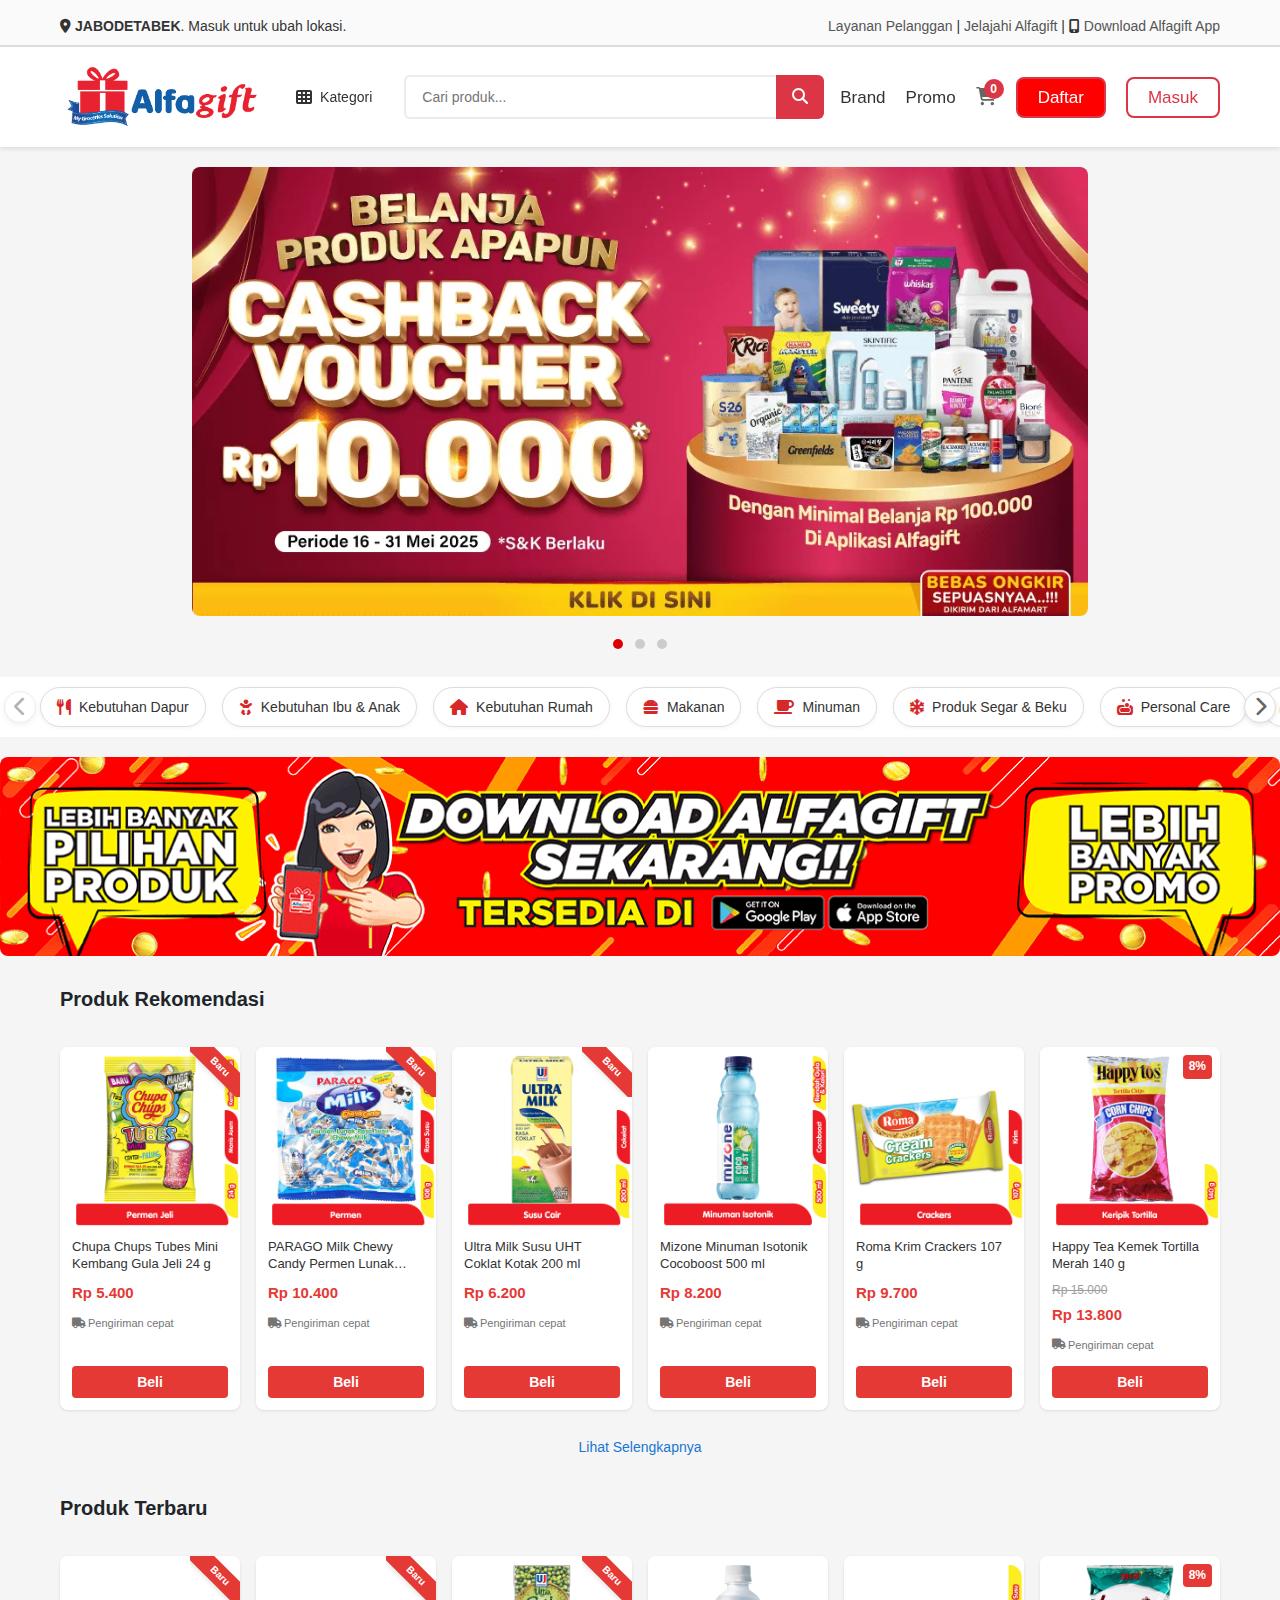
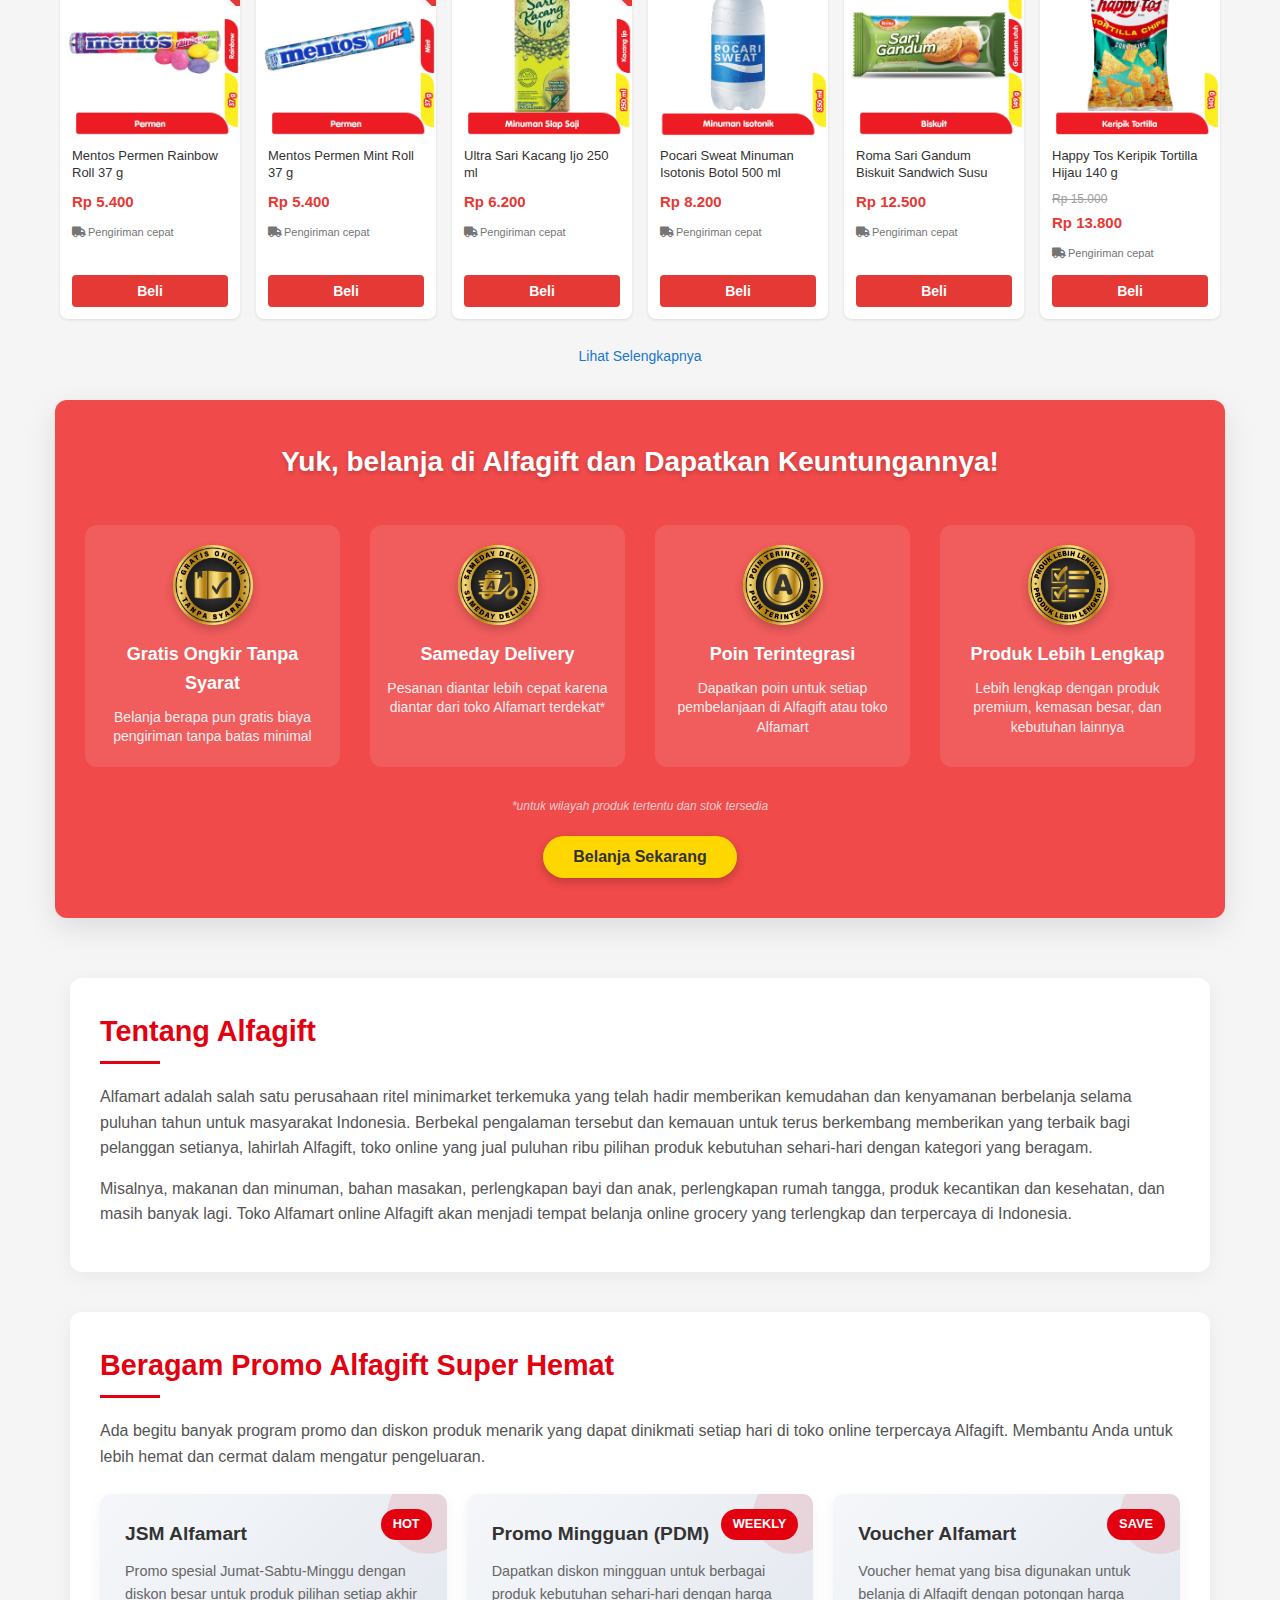
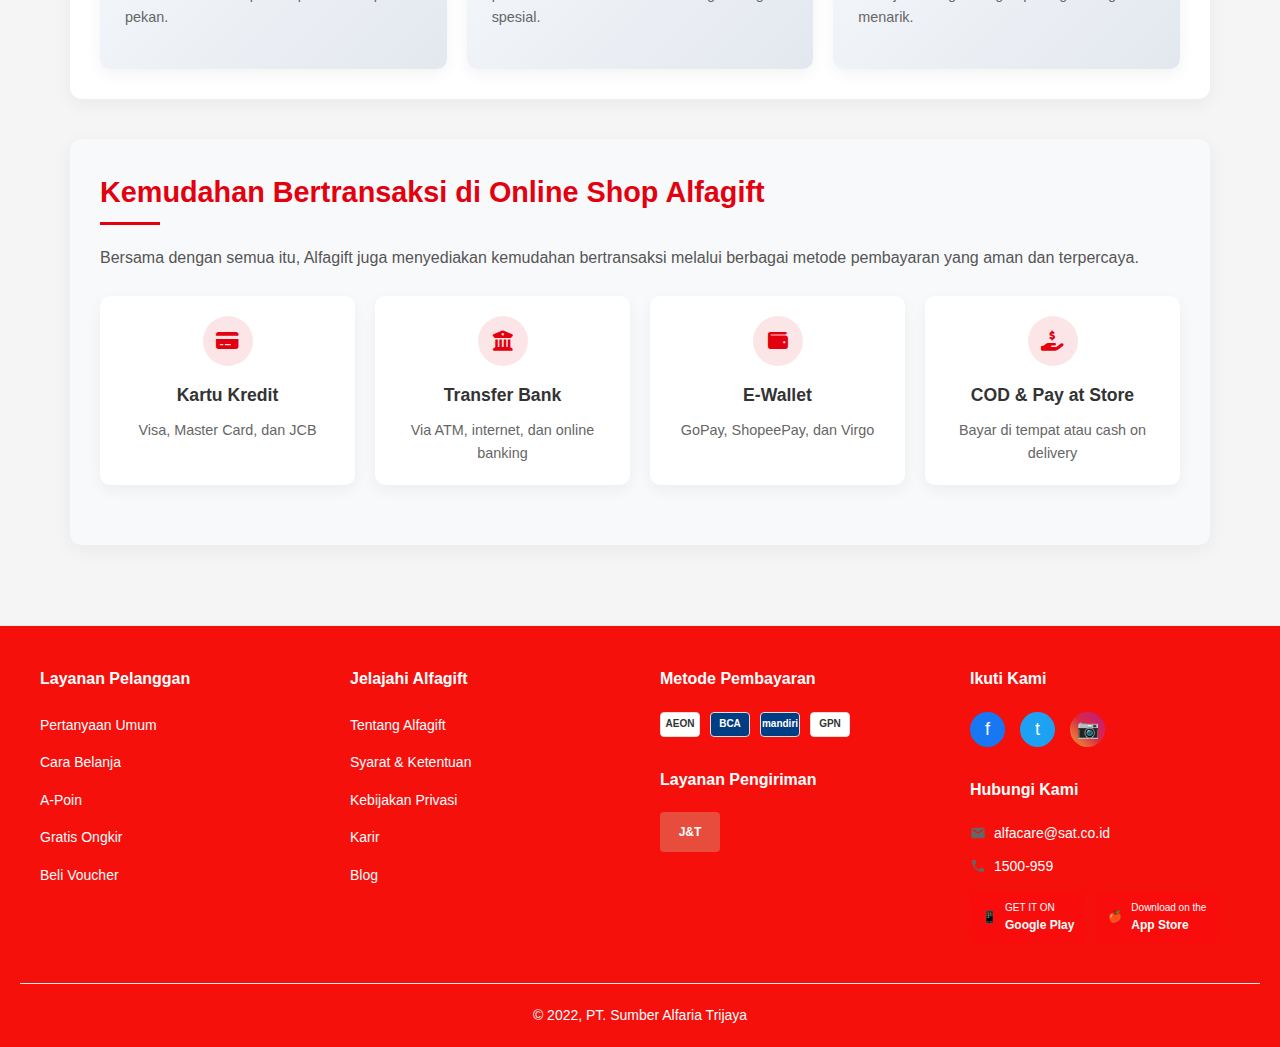
<file: index.html>
<!DOCTYPE html>
<html lang="id">
<head>
  <meta charset="UTF-8">
  <meta name="viewport" content="width=device-width, initial-scale=1.0">
  <title>Alfagift - Belanja Online Mudah dan Terpercaya</title>
  <link rel="icon" type="image/png" href="assets/alfagift.png">
  <link rel="stylesheet" href="index.css">
  <link rel="stylesheet" href="https://cdnjs.cloudflare.com/ajax/libs/font-awesome/6.4.0/css/all.min.css">
</head>
<body>

  <!-- Red Notification Banner -->
  <div class="notification-banner" id="notificationBanner">
    <div class="notification-icon">
        <i class="fas fa-exclamation-triangle"></i>
    </div>
    <div class="notification-text">
        <strong>Peringatan!</strong> Stok terbatas untuk produk pilihan
    </div>
        <i class="fas fa-chevron-right notification-arrow"></i>
    <button class="notification-close" onclick="hideNotification()">
        <i class="fas fa-times"></i>
    </button>
  </div>

  <meta name="viewport" content="width=device-width, initial-scale=1.0">
  <link rel="stylesheet" href="responsive.css">
  
  <header>
    <!-- Top Bar -->
    <div class="top-bar">
      <div class="container" style="display: flex; justify-content: space-between; align-items: center; font-size: 14px;">
        <div style="display: flex; align-items: center;">
          <i class="fas fa-map-marker-alt" style="margin-right: 4px;"></i>
          <strong>JABODETABEK</strong>. Masuk untuk ubah lokasi.
        </div>
        <div>
          <a href="#">Layanan Pelanggan</a> |
          <a href="#">Jelajahi Alfagift</a> |
          <i class="fas fa-mobile-alt"></i> <a href="#">Download Alfagift App</a>
        </div>
      </div>
    </div>

    <!-- Navigation Bar -->
    <nav class="navbar" style="background-color: white; border-top: 1px solid #ddd; padding: 10px 0;">
      <div class="container" style="display: flex; align-items: center; gap: 16px;">
        <img src="/assets/logo.png" alt="Logo Alfagift" style="height: 80px;">

        <!-- Category Dropdown -->
        <div class="category-dropdown">
            <button class="category-btn" aria-label="Buka Kategori">
                <i class="fas fa-th"></i> Kategori
            </button>
            
            <!-- Dropdown Menu -->
            <div class="dropdown-menu">
                <div class="dropdown-content">
                    <h3>Kategori</h3>
                    <ul class="category-list">
                        <li class="category-item">
                            <a href="kebutuhan-dapur.html" class="category-link">
                                <span class="category-icon-item">🍳</span>
                                <span>Kebutuhan Dapur</span>
                                <span class="arrow">›</span>
                            </a>
                        </li>
                        <li class="category-item">
                            <a href="ibu-anak.html" class="category-link">
                                <span class="category-icon-item">👶</span>
                                <span>Kebutuhan Ibu & Anak</span>
                                <span class="arrow">›</span>
                            </a>
                        </li>
                        <li class="category-item">
                            <a href="kebutuhan-rumah.html" class="category-link">
                                <span class="category-icon-item">🏠</span>
                                <span>Kebutuhan Rumah</span>
                                <span class="arrow">›</span>
                            </a>
                        </li>
                        <li class="category-item">
                            <a href="makanan.html" class="category-link">
                                <span class="category-icon-item">🍕</span>
                                <span>Makanan</span>
                                <span class="arrow">›</span>
                            </a>
                        </li>
                        <li class="category-item">
                            <a href="minuman.html" class="category-link">
                                <span class="category-icon-item">🥤</span>
                                <span>Minuman</span>
                                <span class="arrow">›</span>
                            </a>
                        </li>
                        <li class="category-item">
                            <a href="produk-segar.html" class="category-link">
                                <span class="category-icon-item">🥩</span>
                                <span>Produk Segar & Beku</span>
                                <span class="arrow">›</span>
                            </a>
                        </li>
                        <li class="category-item">
                            <a href="personal-care.html" class="category-link">
                                <span class="category-icon-item">🧴</span>
                                <span>Personal Care</span>
                                <span class="arrow">›</span>
                            </a>
                        </li>
                        <li class="category-item">
                            <a href="kebutuhan-kesehatan.html" class="category-link">
                                <span class="category-icon-item">💊</span>
                                <span>Kebutuhan Kesehatan</span>
                                <span class="arrow">›</span>
                            </a>
                        </li>
                        <li class="category-item">
                            <a href="lifestyle.html" class="category-link">
                                <span class="category-icon-item">👕</span>
                                <span>Gaya Hidup</span>
                                <span class="arrow">›</span>
                            </a>
                        </li>
                        <li class="category-item">
                            <a href="pet.html" class="category-link">
                                <span class="category-icon-item">🐕</span>
                                <span>Makanan Peliharaan</span>
                                <span class="arrow">›</span>
                            </a>
                        </li>
                    </ul>
                </div>
            </div>
        </div>

        <div class="search-container">
          <input type="text" placeholder="Cari produk..." class="search-input">
          <button class="search-btn" aria-label="Cari">
            <i class="fas fa-search"></i>
          </button>
        </div>

        <div class="nav-menu">
          <a href="#" class="nav-link">Brand</a>
          <a href="#" class="nav-link">Promo</a>
          <button class="cart-btn" aria-label="Keranjang">
            <i class="fas fa-shopping-cart"></i>
            <span class="cart-badge">0</span>
          </button>
          <a href="register.html" class="btn btn-daftar">Daftar</a>
          <a href="register.html" class="btn btn-masuk">Masuk</a>
        </div>
      </div>
    </nav>
  </header>

  <!-- Banner Carousel -->
  <div class="custom-carousel">
    <div class="slides" style="display: flex; transition: transform 0.5s ease-in-out;">
      <div class="slide"><img src="/assets/banner1.png" alt="Slide 1"></div>
      <div class="slide"><img src="/assets/banner2.png" alt="Slide 2"></div>
      <div class="slide"><img src="/assets/banner1.webp" alt="Slide 3"></div>
    </div>
    <div class="carousel-dots">
      <span class="dot active" data-slide="0"></span>
      <span class="dot" data-slide="1"></span>
      <span class="dot" data-slide="2"></span>
    </div>
  </div>

  <!-- Category Scroll Section -->
  <section class="kategori-wrapper">
    <button class="scroll-btn left" onclick="scrollKategori('left')">
      <i class="fas fa-chevron-left"></i>
    </button>

    <div class="kategori-container" id="kategori-container">
      <a href="kebutuhan-dapur.html" class="kategori-item">
        <i class="fas fa-utensils"></i> Kebutuhan Dapur
      </a>
      <a href="ibu-anak.html" class="kategori-item">
        <i class="fas fa-baby"></i> Kebutuhan Ibu & Anak
      </a>
      <a href="kebutuhan-rumah.html" class="kategori-item">
        <i class="fas fa-home"></i> Kebutuhan Rumah
      </a>
      <a href="makanan.html" class="kategori-item">
        <i class="fas fa-hamburger"></i> Makanan
      </a>
      <a href="minuman.html" class="kategori-item">
        <i class="fas fa-coffee"></i> Minuman
      </a>
      <a href="produk-segar.html" class="kategori-item">
        <i class="fas fa-snowflake"></i> Produk Segar & Beku
      </a>
      <a href="personal-care.html" class="kategori-item">
        <i class="fas fa-soap"></i> Personal Care
      </a>
      <a href="kebutuhan-kesehatan.html" class="kategori-item">
        <i class="fas fa-soap"></i> Kebutuhan Kesehatan
      </a>
      <a href="lifestyle.html" class="kategori-item">
        <i class="fas fa-soap"></i> Gaya Hidup
      </a>
      <a href="pet.html" class="kategori-item">
        <i class="fas fa-soap"></i> Makanan Peliharaan
      </a>
    </div>
  
    <button class="scroll-btn right" onclick="scrollKategori('right')">
      <i class="fas fa-chevron-right"></i>
    </button>
  </section>

  <!-- Download Banner -->
  <div class="big-banner">
    <img src="/assets/donwlaod.gif" alt="Download Alfagift Sekarang">
  </div>

  <!-- Products Section -->
  <div class="container">
    <!-- Recommended Products Section -->
    <h2 class="section-title">Produk Rekomendasi</h2>
    <div class="product-grid">
      <!-- Product 1 -->
      <div class="product-card">
          <div class="product-image">
              <img src="/assets/chupa.png" alt="Chupa ">
              <div class="product-ribbon">
                  <span>Baru</span>
              </div>
          </div>
          <div class="product-info">
              <h3 class="product-name">Chupa Chups Tubes Mini Kembang Gula Jeli 24 g</h3>
              <p class="price">Rp 5.400</p>
              <div class="shipping">
                  <i class="fas fa-truck shipping-icon"></i>
                  Pengiriman cepat
              </div>
              <button class="buy-button">Beli</button>
          </div>
      </div>
      
      <!-- Product 2 -->
      <div class="product-card">
          <div class="product-image">
              <img src="/assets/parago.jpg" alt="parago">
              <div class="product-ribbon">
                  <span>Baru</span>
              </div>
          </div>
          <div class="product-info">
              <h3 class="product-name">PARAGO Milk Chewy Candy Permen Lunak Susu 108 g</h3>
              <p class="price">Rp 10.400</p>
              <div class="shipping">
                  <i class="fas fa-truck shipping-icon"></i>
                  Pengiriman cepat
              </div>
              <button class="buy-button">Beli</button>
          </div>
      </div>
      
      <!-- Product 3 -->
      <div class="product-card">
          <div class="product-image">
              <img src="/assets/milk.jpg" alt="Ultra Milk">
              <div class="product-ribbon">
                  <span>Baru</span>
              </div>
          </div>
          <div class="product-info">
              <h3 class="product-name">Ultra Milk Susu UHT Coklat Kotak 200 ml</h3>
              <p class="price">Rp 6.200</p>
              <div class="shipping">
                  <i class="fas fa-truck shipping-icon"></i>
                  Pengiriman cepat
              </div>
              <button class="buy-button">Beli</button>
          </div>
      </div>
      
      <!-- Product 4 -->
      <div class="product-card">
          <div class="product-image">
              <img src="/assets/mizone.jpg" alt="Mizone">
          </div>
          <div class="product-info">
              <h3 class="product-name">Mizone Minuman Isotonik Cocoboost 500 ml</h3>
              <p class="price">Rp 8.200</p>
              <div class="shipping">
                  <i class="fas fa-truck shipping-icon"></i>
                  Pengiriman cepat
              </div>
              <button class="buy-button">Beli</button>
          </div>
      </div>
      
      <!-- Product 5 -->
      <div class="product-card">
          <div class="product-image">
              <img src="/assets/krim.jpg" alt="Roma Sari">
          </div>
          <div class="product-info">
              <h3 class="product-name">Roma Krim Crackers 107 g</h3>
              <p class="price">Rp 9.700</p>
              <div class="shipping">
                  <i class="fas fa-truck shipping-icon"></i>
                  Pengiriman cepat
              </div>
              <button class="buy-button">Beli</button>
          </div>
      </div>
      
      <!-- Product 6 -->
      <div class="product-card">
          <div class="product-image">
              <img src="/assets/tos.jpg" alt="Happy Tea Kemek">
              <div class="discount-badge">8%</div>
          </div>
          <div class="product-info">
              <h3 class="product-name">Happy Tea Kemek Tortilla Merah 140 g</h3>
              <p class="original-price">Rp 15.000</p>
              <p class="price">Rp 13.800</p>
              <div class="shipping">
                  <i class="fas fa-truck shipping-icon"></i>
                  Pengiriman cepat
              </div>
              <button class="buy-button">Beli</button>
          </div>
      </div>
    </div>
    
    <div class="see-more">
        <a href="#">Lihat Selengkapnya</a>
    </div>
  </div>

<!-- Products Section -->
  <div class="container">
    <!-- Recommended Products Section -->
    <h2 class="section-title">Produk Terbaru</h2>
    <div class="product-grid">
      <!-- Product 1 -->
      <div class="product-card">
          <div class="product-image">
              <img src="/assets/mentos.png" alt="Mentos Permen Rainbow Roll">
              <div class="product-ribbon">
                  <span>Baru</span>
              </div>
          </div>
          <div class="product-info">
              <h3 class="product-name">Mentos Permen Rainbow Roll 37 g</h3>
              <p class="price">Rp 5.400</p>
              <div class="shipping">
                  <i class="fas fa-truck shipping-icon"></i>
                  Pengiriman cepat
              </div>
              <button class="buy-button">Beli</button>
          </div>
      </div>
      
      <!-- Product 2 -->
      <div class="product-card">
          <div class="product-image">
              <img src="/assets/mentos2.png" alt="Mentos Permen Mint">
              <div class="product-ribbon">
                  <span>Baru</span>
              </div>
          </div>
          <div class="product-info">
              <h3 class="product-name">Mentos Permen Mint Roll 37 g</h3>
              <p class="price">Rp 5.400</p>
              <div class="shipping">
                  <i class="fas fa-truck shipping-icon"></i>
                  Pengiriman cepat
              </div>
              <button class="buy-button">Beli</button>
          </div>
      </div>
      
      <!-- Product 3 -->
      <div class="product-card">
          <div class="product-image">
              <img src="/assets/ultrakcngijo.png" alt="Ultra Sari Kacang Ijo">
              <div class="product-ribbon">
                  <span>Baru</span>
              </div>
          </div>
          <div class="product-info">
              <h3 class="product-name">Ultra Sari Kacang Ijo 250 ml</h3>
              <p class="price">Rp 6.200</p>
              <div class="shipping">
                  <i class="fas fa-truck shipping-icon"></i>
                  Pengiriman cepat
              </div>
              <button class="buy-button">Beli</button>
          </div>
      </div>
      
      <!-- Product 4 -->
      <div class="product-card">
          <div class="product-image">
              <img src="/assets/pocari.jpg" alt="Pocari Sweat">
          </div>
          <div class="product-info">
              <h3 class="product-name">Pocari Sweat Minuman Isotonis Botol 500 ml</h3>
              <p class="price">Rp 8.200</p>
              <div class="shipping">
                  <i class="fas fa-truck shipping-icon"></i>
                  Pengiriman cepat
              </div>
              <button class="buy-button">Beli</button>
          </div>
      </div>
      
      <!-- Product 5 -->
      <div class="product-card">
          <div class="product-image">
              <img src="/assets/roma.png" alt="Roma Sari Gandum">
          </div>
          <div class="product-info">
              <h3 class="product-name">Roma Sari Gandum Biskuit Sandwich Susu</h3>
              <p class="price">Rp 12.500</p>
              <div class="shipping">
                  <i class="fas fa-truck shipping-icon"></i>
                  Pengiriman cepat
              </div>
              <button class="buy-button">Beli</button>
          </div>
      </div>
      
      <!-- Product 6 -->
      <div class="product-card">
          <div class="product-image">
              <img src="/assets/happy tos.png" alt="Happy Tea Kemek">
              <div class="discount-badge">8%</div>
          </div>
          <div class="product-info">
              <h3 class="product-name">Happy Tos Keripik Tortilla Hijau 140 g</h3>
              <p class="original-price">Rp 15.000</p>
              <p class="price">Rp 13.800</p>
              <div class="shipping">
                  <i class="fas fa-truck shipping-icon"></i>
                  Pengiriman cepat
              </div>
              <button class="buy-button">Beli</button>
          </div>
      </div>
    </div>
    
    <div class="see-more">
        <a href="#">Lihat Selengkapnya</a>
    </div>
  </div>

  <!-- Benefits Banner -->
  <div class="banner-container">
        <div class="banner">
            <div class="banner-background">
                <div class="wave wave1"></div>
                <div class="wave wave2"></div>
            </div>
            
            <div class="banner-content">
                <h1 class="banner-title">Yuk, belanja di Alfagift dan Dapatkan Keuntungannya!</h1>
                
                <div class="benefits-container">
                    <div class="benefit-item" data-benefit="shipping">
                        <div class="benefit-icon">
                            <img src="assets/gratong.png" alt="Free Shipping Icon">
                        </div>
                        <h3 class="benefit-title">Gratis Ongkir Tanpa Syarat</h3>
                        <p class="benefit-description">Belanja berapa pun gratis biaya pengiriman tanpa batas minimal</p>
                    </div>
                    
                    <div class="benefit-item" data-benefit="delivery">
                        <div class="benefit-icon">
                            <img src="assets/sameday.png" alt="Same Day Delivery Icon">
                        </div>
                        <h3 class="benefit-title">Sameday Delivery</h3>
                        <p class="benefit-description">Pesanan diantar lebih cepat karena diantar dari toko Alfamart terdekat*</p>
                    </div>
                    
                    <div class="benefit-item" data-benefit="points">
                        <div class="benefit-icon">
                            <img src="assets/poin.png" alt="Points Icon">
                        </div>
                        <h3 class="benefit-title">Poin Terintegrasi</h3>
                        <p class="benefit-description">Dapatkan poin untuk setiap pembelanjaan di Alfagift atau toko Alfamart</p>
                    </div>
                    
                    <div class="benefit-item" data-benefit="products">
                        <div class="benefit-icon">
                            <img src="assets/lengkap.png" alt="Complete Products Icon">
                        </div>
                        <h3 class="benefit-title">Produk Lebih Lengkap</h3>
                        <p class="benefit-description">Lebih lengkap dengan produk premium, kemasan besar, dan kebutuhan lainnya</p>
                    </div>
                </div>
                
                <div class="banner-footer">
                    <p class="disclaimer">*untuk wilayah produk tertentu dan stok tersedia</p>
                    <button class="cta-button">Belanja Sekarang</button>
                </div>
            </div>
        </div>
    </div>
              

  <!-- About Alfagift Section -->
  <div class="alfagift-section">
    <!-- Tentang Alfagift -->
    <div class="alfagift-about">
      <h2>Tentang Alfagift</h2>
      <p>Alfamart adalah salah satu perusahaan ritel minimarket terkemuka yang telah hadir memberikan kemudahan dan kenyamanan berbelanja selama puluhan tahun untuk masyarakat Indonesia. Berbekal pengalaman tersebut dan kemauan untuk terus berkembang memberikan yang terbaik bagi pelanggan setianya, lahirlah Alfagift, toko online yang jual puluhan ribu pilihan produk kebutuhan sehari-hari dengan kategori yang beragam.</p>
      <p>Misalnya, makanan dan minuman, bahan masakan, perlengkapan bayi dan anak, perlengkapan rumah tangga, produk kecantikan dan kesehatan, dan masih banyak lagi. Toko Alfamart online Alfagift akan menjadi tempat belanja online grocery yang terlengkap dan terpercaya di Indonesia.</p>
    </div>

    <!-- Beragam Promo Alfagift -->
    <div class="alfagift-promo">
      <h2>Beragam Promo Alfagift Super Hemat</h2>
      <p>Ada begitu banyak program promo dan diskon produk menarik yang dapat dinikmati setiap hari di toko online terpercaya Alfagift. Membantu Anda untuk lebih hemat dan cermat dalam mengatur pengeluaran.</p>
      
      <div class="alfagift-promo-cards">
        <div class="alfagift-promo-card">
          <div class="alfagift-promo-badge">HOT</div>
          <h3>JSM Alfamart</h3>
          <p>Promo spesial Jumat-Sabtu-Minggu dengan diskon besar untuk produk pilihan setiap akhir pekan.</p>
        </div>
        
        <div class="alfagift-promo-card">
          <div class="alfagift-promo-badge">WEEKLY</div>
          <h3>Promo Mingguan (PDM)</h3>
          <p>Dapatkan diskon mingguan untuk berbagai produk kebutuhan sehari-hari dengan harga spesial.</p>
        </div>
        
        <div class="alfagift-promo-card">
          <div class="alfagift-promo-badge">SAVE</div>
          <h3>Voucher Alfamart</h3>
          <p>Voucher hemat yang bisa digunakan untuk belanja di Alfagift dengan potongan harga menarik.</p>
        </div>
      </div>
    </div>

    <!-- Kemudahan Bertransaksi -->
    <div class="alfagift-payment">
      <h2>Kemudahan Bertransaksi di Online Shop Alfagift</h2>
      <p>Bersama dengan semua itu, Alfagift juga menyediakan kemudahan bertransaksi melalui berbagai metode pembayaran yang aman dan terpercaya.</p>
      
      <div class="alfagift-payment-methods">
        <div class="alfagift-payment-method">
          <div class="alfagift-payment-icon">
            <i class="fas fa-credit-card"></i>
          </div>
          <h3>Kartu Kredit</h3>
          <p>Visa, Master Card, dan JCB</p>
        </div>
        
        <div class="alfagift-payment-method">
          <div class="alfagift-payment-icon">
            <i class="fas fa-university"></i>
          </div>
          <h3>Transfer Bank</h3>
          <p>Via ATM, internet, dan online banking</p>
        </div>
        
        <div class="alfagift-payment-method">
          <div class="alfagift-payment-icon">
            <i class="fas fa-wallet"></i>
          </div>
          <h3>E-Wallet</h3>
          <p>GoPay, ShopeePay, dan Virgo</p>
        </div>
        
        <div class="alfagift-payment-method">
          <div class="alfagift-payment-icon">
            <i class="fas fa-hand-holding-usd"></i>
          </div>
          <h3>COD & Pay at Store</h3>
          <p>Bayar di tempat atau cash on delivery</p>
        </div>
      </div>
    </div>
  </div>

  <!-- Footer -->
  <footer class="footer">
      <div class="footer-container">
          <!-- Layanan Pelanggan -->
          <div class="footer-section">
              <h3>Layanan Pelanggan</h3>
              <ul>
                  <li><a href="#">Pertanyaan Umum</a></li>
                  <li><a href="#">Cara Belanja</a></li>
                  <li><a href="#">A-Poin</a></li>
                  <li><a href="#">Gratis Ongkir</a></li>
                  <li><a href="#">Beli Voucher</a></li>
              </ul>
          </div>

          <!-- Jelajahi Alfagift -->
          <div class="footer-section">
              <h3>Jelajahi Alfagift</h3>
              <ul>
                  <li><a href="#">Tentang Alfagift</a></li>
                  <li><a href="#">Syarat & Ketentuan</a></li>
                  <li><a href="#">Kebijakan Privasi</a></li>
                  <li><a href="#">Karir</a></li>
                  <li><a href="#">Blog</a></li>
              </ul>
          </div>

          <!-- Metode Pembayaran & Layanan Pengiriman -->
          <div class="footer-section">
              <h3>Metode Pembayaran</h3>
              <div class="payment-methods">
                  <div class="payment-logo">AEON</div>
                  <div class="payment-logo bca">BCA</div>
                  <div class="payment-logo mandiri">mandiri</div>
                  <div class="payment-logo">GPN</div>
              </div>
              
              <h3 class="delivery-title">Layanan Pengiriman</h3>
              <div class="delivery-service">
                  <div class="delivery-logo">J&T</div>
              </div>
          </div>

          <!-- Ikuti Kami & Hubungi Kami -->
          <div class="footer-section">
              <h3>Ikuti Kami</h3>
              <div class="social-media">
                  <a href="#" class="social-icon facebook">f</a>
                  <a href="#" class="social-icon twitter">t</a>
                  <a href="#" class="social-icon instagram">📷</a>
              </div>

              <h3 class="contact-title">Hubungi Kami</h3>
              <div class="contact-info">
                  <div class="contact-item email">alfacare@sat.co.id</div>
                  <div class="contact-item phone">1500-959</div>
              </div>

              <div class="app-downloads">
                  <a href="#" class="google-play">
                      <span>📱</span>
                      <div>
                          <div class="app-subtitle">GET IT ON</div>
                          <div class="app-title">Google Play</div>
                      </div>
                  </a>
                  <a href="#" class="app-store">
                      <span>🍎</span>
                      <div>
                          <div class="app-subtitle">Download on the</div>
                          <div class="app-title">App Store</div>
                      </div>
                  </a>
              </div>
          </div>
      </div>

      <div class="copyright">
          © 2022, PT. Sumber Alfaria Trijaya
      </div>
  </footer>

  <script src="script.js"></script>
</body>
</html>
</file>
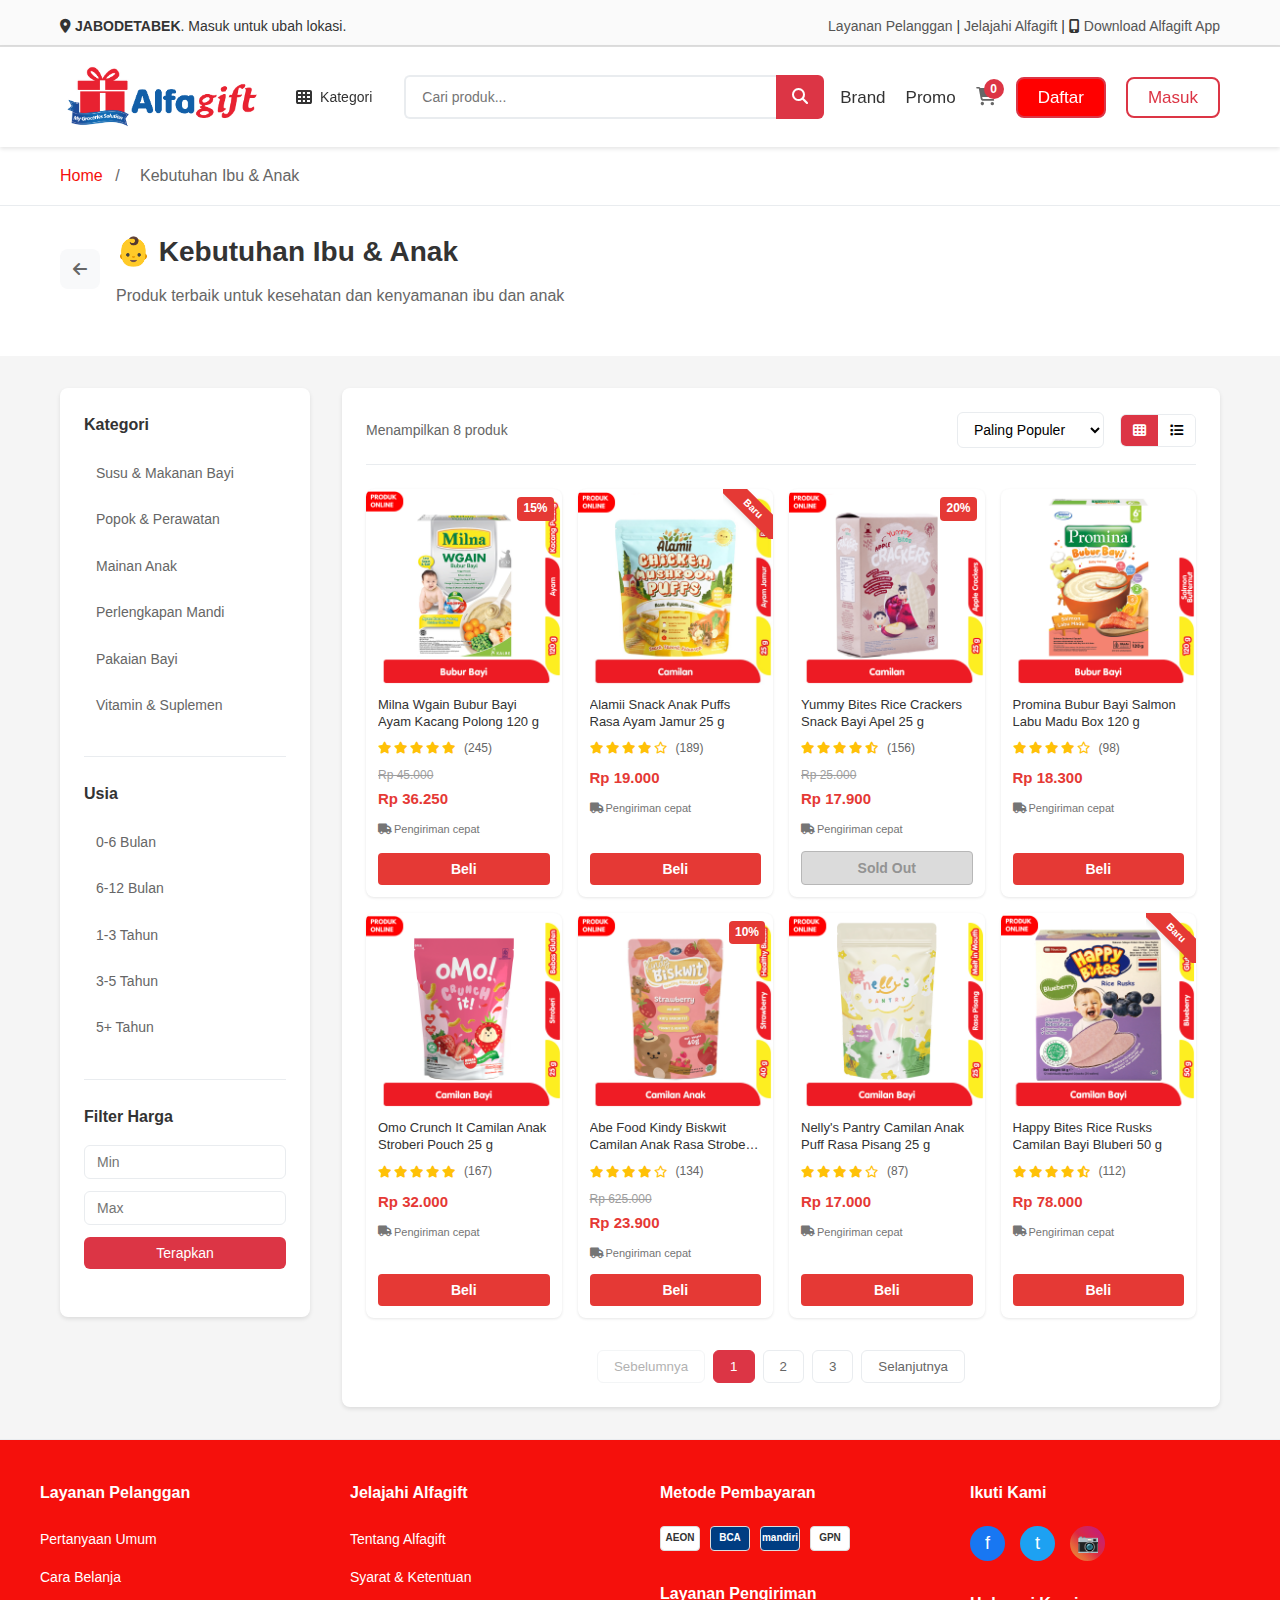
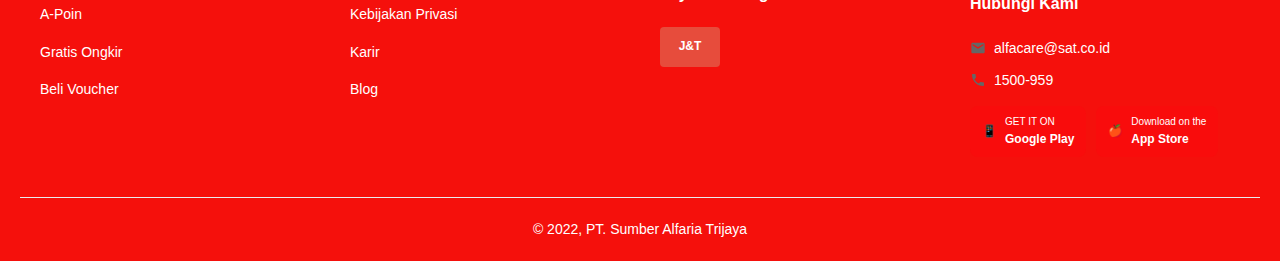
<file: ibu-anak.html>
<!DOCTYPE html>
<html lang="id">
<head>
    <meta charset="UTF-8">
    <meta name="viewport" content="width=device-width, initial-scale=1.0">
    <title>Kebutuhan Ibu & Anak - Alfagift</title>
    <link rel="icon" type="image/png" href="assets/alfagift.png">
    <link rel="stylesheet" href="index.css">
    <link rel="stylesheet" href="https://cdnjs.cloudflare.com/ajax/libs/font-awesome/6.4.0/css/all.min.css">
</head>
<body>
    <header>
    <!-- Top Bar -->
    <div class="top-bar">
      <div class="container" style="display: flex; justify-content: space-between; align-items: center; font-size: 14px;">
        <div style="display: flex; align-items: center;">
          <i class="fas fa-map-marker-alt" style="margin-right: 4px;"></i>
          <strong>JABODETABEK</strong>. Masuk untuk ubah lokasi.
        </div>
        <div>
          <a href="#">Layanan Pelanggan</a> |
          <a href="#">Jelajahi Alfagift</a> |
          <i class="fas fa-mobile-alt"></i> <a href="#">Download Alfagift App</a>
        </div>
      </div>
    </div>

    <!-- Navigation Bar -->
    <nav class="navbar" style="background-color: white; border-top: 1px solid #ddd; padding: 10px 0;">
      <div class="container" style="display: flex; align-items: center; gap: 16px;">
        <img src="/assets/logo.png" alt="Logo Alfagift" style="height: 80px;">

        <!-- Category Dropdown -->
        <div class="category-dropdown">
            <button class="category-btn" aria-label="Buka Kategori">
                <i class="fas fa-th"></i> Kategori
            </button>
            
            <!-- Dropdown Menu -->
            <div class="dropdown-menu">
                <div class="dropdown-content">
                    <h3>Kategori</h3>
                    <ul class="category-list">
                        <li class="category-item">
                            <a href="kebutuhan-dapur.html" class="category-link">
                                <span class="category-icon-item">🍳</span>
                                <span>Kebutuhan Dapur</span>
                                <span class="arrow">›</span>
                            </a>
                        </li>
                        <li class="category-item">
                            <a href="ibu-anak.html" class="category-link">
                                <span class="category-icon-item">👶</span>
                                <span>Kebutuhan Ibu & Anak</span>
                                <span class="arrow">›</span>
                            </a>
                        </li>
                        <li class="category-item">
                            <a href="kebutuhan-rumah.html" class="category-link">
                                <span class="category-icon-item">🏠</span>
                                <span>Kebutuhan Rumah</span>
                                <span class="arrow">›</span>
                            </a>
                        </li>
                        <li class="category-item">
                            <a href="makanan.html" class="category-link">
                                <span class="category-icon-item">🍕</span>
                                <span>Makanan</span>
                                <span class="arrow">›</span>
                            </a>
                        </li>
                        <li class="category-item">
                            <a href="minuman.html" class="category-link">
                                <span class="category-icon-item">🥤</span>
                                <span>Minuman</span>
                                <span class="arrow">›</span>
                            </a>
                        </li>
                        <li class="category-item">
                            <a href="produk-segar.html" class="category-link">
                                <span class="category-icon-item">🥩</span>
                                <span>Produk Segar & Beku</span>
                                <span class="arrow">›</span>
                            </a>
                        </li>
                        <li class="category-item">
                            <a href="personal-care.html" class="category-link">
                                <span class="category-icon-item">🧴</span>
                                <span>Personal Care</span>
                                <span class="arrow">›</span>
                            </a>
                        </li>
                        <li class="category-item">
                            <a href="kebutuhan-kesehatan.html" class="category-link">
                                <span class="category-icon-item">💊</span>
                                <span>Kebutuhan Kesehatan</span>
                                <span class="arrow">›</span>
                            </a>
                        </li>
                        <li class="category-item">
                            <a href="lifestyle.html" class="category-link">
                                <span class="category-icon-item">👕</span>
                                <span>Gaya Hidup</span>
                                <span class="arrow">›</span>
                            </a>
                        </li>
                        <li class="category-item">
                            <a href="pet.html" class="category-link">
                                <span class="category-icon-item">🐕</span>
                                <span>Makanan Peliharaan</span>
                                <span class="arrow">›</span>
                            </a>
                        </li>
                    </ul>
                </div>
            </div>
        </div>

        <div class="search-container">
          <input type="text" placeholder="Cari produk..." class="search-input">
          <button class="search-btn" aria-label="Cari">
            <i class="fas fa-search"></i>
          </button>
        </div>

        <div class="nav-menu">
          <a href="#" class="nav-link">Brand</a>
          <a href="#" class="nav-link">Promo</a>
          <button class="cart-btn" aria-label="Keranjang">
            <i class="fas fa-shopping-cart"></i>
            <span class="cart-badge">0</span>
          </button>
          <a href="register.html" class="btn btn-daftar">Daftar</a>
          <a href="register.html" class="btn btn-masuk">Masuk</a>
        </div>
      </div>
    </nav>
  </header>

    <!-- Breadcrumb -->
    <div class="breadcrumb">
        <div class="container">
            <a href="index.html">Home</a>
            <span>/</span>
            <span>Kebutuhan Ibu & Anak</span>
        </div>
    </div>

    <!-- Page Header -->
    <div class="page-header">
        <div class="container">
            <div class="page-header-content">
                <a href="index.html" class="back-btn">
                    <i class="fas fa-arrow-left"></i>
                </a>
                <div class="page-title">
                    <h1>👶 Kebutuhan Ibu & Anak</h1>
                    <p>Produk terbaik untuk kesehatan dan kenyamanan ibu dan anak</p>
                </div>
            </div>
        </div>
    </div>

    <!-- Main Content -->
    <div class="category-page">
        <div class="container">
            <div class="category-layout">
                <!-- Sidebar -->
                <aside class="sidebar">
                    <div class="filter-section">
                        <h3>Kategori</h3>
                        <ul class="filter-list">
                            <li><a href="#">Susu & Makanan Bayi</a></li>
                            <li><a href="#">Popok & Perawatan</a></li>
                            <li><a href="#">Mainan Anak</a></li>
                            <li><a href="#">Perlengkapan Mandi</a></li>
                            <li><a href="#">Pakaian Bayi</a></li>
                            <li><a href="#">Vitamin & Suplemen</a></li>
                        </ul>
                    </div>

                    <div class="filter-section">
                        <h3>Usia</h3>
                        <ul class="filter-list">
                            <li><a href="#">0-6 Bulan</a></li>
                            <li><a href="#">6-12 Bulan</a></li>
                            <li><a href="#">1-3 Tahun</a></li>
                            <li><a href="#">3-5 Tahun</a></li>
                            <li><a href="#">5+ Tahun</a></li>
                        </ul>
                    </div>

                    <div class="filter-section">
                        <h3>Filter Harga</h3>
                        <div class="price-filter">
                            <input type="number" placeholder="Min" class="price-input">
                            <input type="number" placeholder="Max" class="price-input">
                            <button class="apply-btn">Terapkan</button>
                        </div>
                    </div>
                </aside>

                <!-- Main Content -->
                <main class="main-content">
                    <!-- Toolbar -->
                    <div class="toolbar">
                        <div class="results-count">
                            <span>Menampilkan 8 produk</span>
                        </div>
                        <div class="toolbar-controls">
                            <select class="sort-select">
                                <option value="popular">Paling Populer</option>
                                <option value="newest">Terbaru</option>
                                <option value="price-low">Harga Terendah</option>
                                <option value="price-high">Harga Tertinggi</option>
                                <option value="rating">Rating Tertinggi</option>
                            </select>
                            <div class="view-toggle">
                                <button class="view-btn active">
                                    <i class="fas fa-th"></i>
                                </button>
                                <button class="view-btn">
                                    <i class="fas fa-list"></i>
                                </button>
                            </div>
                        </div>
                    </div>

                    <!-- Products Grid -->
                    <div class="product-grid category-products">
                        <div class="product-card">
                            <div class="product-image">
                                <img src="/assets/Milna bubur.jpg" alt="Bubur Bayi">
                                <span class="discount-badge">15%</span>
                            </div>
                            <div class="product-info">
                                <h3 class="product-name">Milna Wgain Bubur Bayi Ayam Kacang Polong 120 g</h3>
                                <div class="rating">
                                    <div class="stars">
                                        <i class="fas fa-star"></i>
                                        <i class="fas fa-star"></i>
                                        <i class="fas fa-star"></i>
                                        <i class="fas fa-star"></i>
                                        <i class="fas fa-star"></i>
                                    </div>
                                    <span class="rating-count">(245)</span>
                                </div>
                                <p class="original-price">Rp 45.000</p>
                                <p class="price">Rp 36.250</p>
                                <div class="shipping">
                                    <i class="fas fa-truck shipping-icon"></i>
                                    Pengiriman cepat
                                </div>
                                <button class="buy-button">Beli</button>
                            </div>
                        </div>

                        <div class="product-card">
                            <div class="product-image">
                                <img src="/assets/alamii puffs.jpg" alt="Snack Bayi">
                                <div class="product-ribbon">
                                    <span>Baru</span>
                                </div>
                            </div>
                            <div class="product-info">
                                <h3 class="product-name">Alamii Snack Anak Puffs Rasa Ayam Jamur 25 g</h3>
                                <div class="rating">
                                    <div class="stars">
                                        <i class="fas fa-star"></i>
                                        <i class="fas fa-star"></i>
                                        <i class="fas fa-star"></i>
                                        <i class="fas fa-star"></i>
                                        <i class="far fa-star"></i>
                                    </div>
                                    <span class="rating-count">(189)</span>
                                </div>
                                <p class="price">Rp 19.000</p>
                                <div class="shipping">
                                    <i class="fas fa-truck shipping-icon"></i>
                                    Pengiriman cepat
                                </div>
                                <button class="buy-button">Beli</button>
                            </div>
                        </div>

                        <div class="product-card">
                            <div class="product-image">
                                <img src="/assets/yummy bites.jpg" alt="Snack Bayi">
                                <span class="discount-badge">20%</span>
                            </div>
                            <div class="product-info">
                                <h3 class="product-name">Yummy Bites Rice Crackers Snack Bayi Apel 25 g</h3>
                                <div class="rating">
                                    <div class="stars">
                                        <i class="fas fa-star"></i>
                                        <i class="fas fa-star"></i>
                                        <i class="fas fa-star"></i>
                                        <i class="fas fa-star"></i>
                                        <i class="fas fa-star-half-alt"></i>
                                    </div>
                                    <span class="rating-count">(156)</span>
                                </div>
                                <p class="original-price">Rp 25.000</p>
                                <p class="price">Rp 17.900</p>
                                <div class="shipping">
                                    <i class="fas fa-truck shipping-icon"></i>
                                    Pengiriman cepat
                                </div>
                                <button class="buy-button sold-out" disabled>Sold Out</button>
                            </div>
                        </div>

                        <div class="product-card">
                            <div class="product-image">
                                <img src="/assets/promina bubur.jpg" alt="Bubur Bayi">
                            </div>
                            <div class="product-info">
                                <h3 class="product-name">Promina Bubur Bayi Salmon Labu Madu Box 120 g</h3>
                                <div class="rating">
                                    <div class="stars">
                                        <i class="fas fa-star"></i>
                                        <i class="fas fa-star"></i>
                                        <i class="fas fa-star"></i>
                                        <i class="fas fa-star"></i>
                                        <i class="far fa-star"></i>
                                    </div>
                                    <span class="rating-count">(98)</span>
                                </div>
                                <p class="price">Rp 18.300</p>
                                <div class="shipping">
                                    <i class="fas fa-truck shipping-icon"></i>
                                    Pengiriman cepat
                                </div>
                                <button class="buy-button">Beli</button>
                            </div>
                        </div>

                        <div class="product-card">
                            <div class="product-image">
                                <img src="/assets/omo crunch.jpg" alt="Camilan Bayi">
                            </div>
                            <div class="product-info">
                                <h3 class="product-name">Omo Crunch It Camilan Anak Stroberi Pouch 25 g</h3>
                                <div class="rating">
                                    <div class="stars">
                                        <i class="fas fa-star"></i>
                                        <i class="fas fa-star"></i>
                                        <i class="fas fa-star"></i>
                                        <i class="fas fa-star"></i>
                                        <i class="fas fa-star"></i>
                                    </div>
                                    <span class="rating-count">(167)</span>
                                </div>
                                <p class="price">Rp 32.000</p>
                                <div class="shipping">
                                    <i class="fas fa-truck shipping-icon"></i>
                                    Pengiriman cepat
                                </div>
                                <button class="buy-button">Beli</button>
                            </div>
                        </div>

                        <div class="product-card">
                            <div class="product-image">
                                <img src="/assets/abe food.jpg" alt="Camilan Anak">
                                <span class="discount-badge">10%</span>
                            </div>
                            <div class="product-info">
                                <h3 class="product-name">Abe Food Kindy Biskwit Camilan Anak Rasa Stroberi 40 g</h3>
                                <div class="rating">
                                    <div class="stars">
                                        <i class="fas fa-star"></i>
                                        <i class="fas fa-star"></i>
                                        <i class="fas fa-star"></i>
                                        <i class="fas fa-star"></i>
                                        <i class="far fa-star"></i>
                                    </div>
                                    <span class="rating-count">(134)</span>
                                </div>
                                <p class="original-price">Rp 625.000</p>
                                <p class="price">Rp 23.900</p>
                                <div class="shipping">
                                    <i class="fas fa-truck shipping-icon"></i>
                                    Pengiriman cepat
                                </div>
                                <button class="buy-button">Beli</button>
                            </div>
                        </div>

                        <div class="product-card">
                            <div class="product-image">
                                <img src="/assets/nellys pantry.jpg" alt="Camilan Anak">
                            </div>
                            <div class="product-info">
                                <h3 class="product-name">Nelly's Pantry Camilan Anak Puff Rasa Pisang 25 g</h3>
                                <div class="rating">
                                    <div class="stars">
                                        <i class="fas fa-star"></i>
                                        <i class="fas fa-star"></i>
                                        <i class="fas fa-star"></i>
                                        <i class="fas fa-star"></i>
                                        <i class="far fa-star"></i>
                                    </div>
                                    <span class="rating-count">(87)</span>
                                </div>
                                <p class="price">Rp 17.000</p>
                                <div class="shipping">
                                    <i class="fas fa-truck shipping-icon"></i>
                                    Pengiriman cepat
                                </div>
                                <button class="buy-button">Beli</button>
                            </div>
                        </div>

                        <div class="product-card">
                            <div class="product-image">
                                <img src="/assets/happy bites.jpg" alt="Camilan Bayi">
                                <div class="product-ribbon">
                                    <span>Baru</span>
                                </div>
                            </div>
                            <div class="product-info">
                                <h3 class="product-name">Happy Bites Rice Rusks Camilan Bayi Bluberi 50 g</h3>
                                <div class="rating">
                                    <div class="stars">
                                        <i class="fas fa-star"></i>
                                        <i class="fas fa-star"></i>
                                        <i class="fas fa-star"></i>
                                        <i class="fas fa-star"></i>
                                        <i class="fas fa-star-half-alt"></i>
                                    </div>
                                    <span class="rating-count">(112)</span>
                                </div>
                                <p class="price">Rp 78.000</p>
                                <div class="shipping">
                                    <i class="fas fa-truck shipping-icon"></i>
                                    Pengiriman cepat
                                </div>
                                <button class="buy-button">Beli</button>
                            </div>
                        </div>
                    </div>

                    <!-- Pagination -->
                    <div class="pagination">
                        <button class="page-btn" disabled>Sebelumnya</button>
                        <button class="page-btn active">1</button>
                        <button class="page-btn">2</button>
                        <button class="page-btn">3</button>
                        <button class="page-btn">Selanjutnya</button>
                    </div>
                </main>
            </div>
        </div>
    </div>

    <!-- Footer -->
  <footer class="footer">
      <div class="footer-container">
          <!-- Layanan Pelanggan -->
          <div class="footer-section">
              <h3>Layanan Pelanggan</h3>
              <ul>
                  <li><a href="#">Pertanyaan Umum</a></li>
                  <li><a href="#">Cara Belanja</a></li>
                  <li><a href="#">A-Poin</a></li>
                  <li><a href="#">Gratis Ongkir</a></li>
                  <li><a href="#">Beli Voucher</a></li>
              </ul>
          </div>

          <!-- Jelajahi Alfagift -->
          <div class="footer-section">
              <h3>Jelajahi Alfagift</h3>
              <ul>
                  <li><a href="#">Tentang Alfagift</a></li>
                  <li><a href="#">Syarat & Ketentuan</a></li>
                  <li><a href="#">Kebijakan Privasi</a></li>
                  <li><a href="#">Karir</a></li>
                  <li><a href="#">Blog</a></li>
              </ul>
          </div>

          <!-- Metode Pembayaran & Layanan Pengiriman -->
          <div class="footer-section">
              <h3>Metode Pembayaran</h3>
              <div class="payment-methods">
                  <div class="payment-logo">AEON</div>
                  <div class="payment-logo bca">BCA</div>
                  <div class="payment-logo mandiri">mandiri</div>
                  <div class="payment-logo">GPN</div>
              </div>
              
              <h3 class="delivery-title">Layanan Pengiriman</h3>
              <div class="delivery-service">
                  <div class="delivery-logo">J&T</div>
              </div>
          </div>

          <!-- Ikuti Kami & Hubungi Kami -->
          <div class="footer-section">
              <h3>Ikuti Kami</h3>
              <div class="social-media">
                  <a href="#" class="social-icon facebook">f</a>
                  <a href="#" class="social-icon twitter">t</a>
                  <a href="#" class="social-icon instagram">📷</a>
              </div>

              <h3 class="contact-title">Hubungi Kami</h3>
              <div class="contact-info">
                  <div class="contact-item email">alfacare@sat.co.id</div>
                  <div class="contact-item phone">1500-959</div>
              </div>

              <div class="app-downloads">
                  <a href="#" class="google-play">
                      <span>📱</span>
                      <div>
                          <div class="app-subtitle">GET IT ON</div>
                          <div class="app-title">Google Play</div>
                      </div>
                  </a>
                  <a href="#" class="app-store">
                      <span>🍎</span>
                      <div>
                          <div class="app-subtitle">Download on the</div>
                          <div class="app-title">App Store</div>
                      </div>
                  </a>
              </div>
          </div>
      </div>

      <div class="copyright">
          © 2022, PT. Sumber Alfaria Trijaya
      </div>
  </footer>

  <script src="script.js"></script>
</body>
</html>
</file>
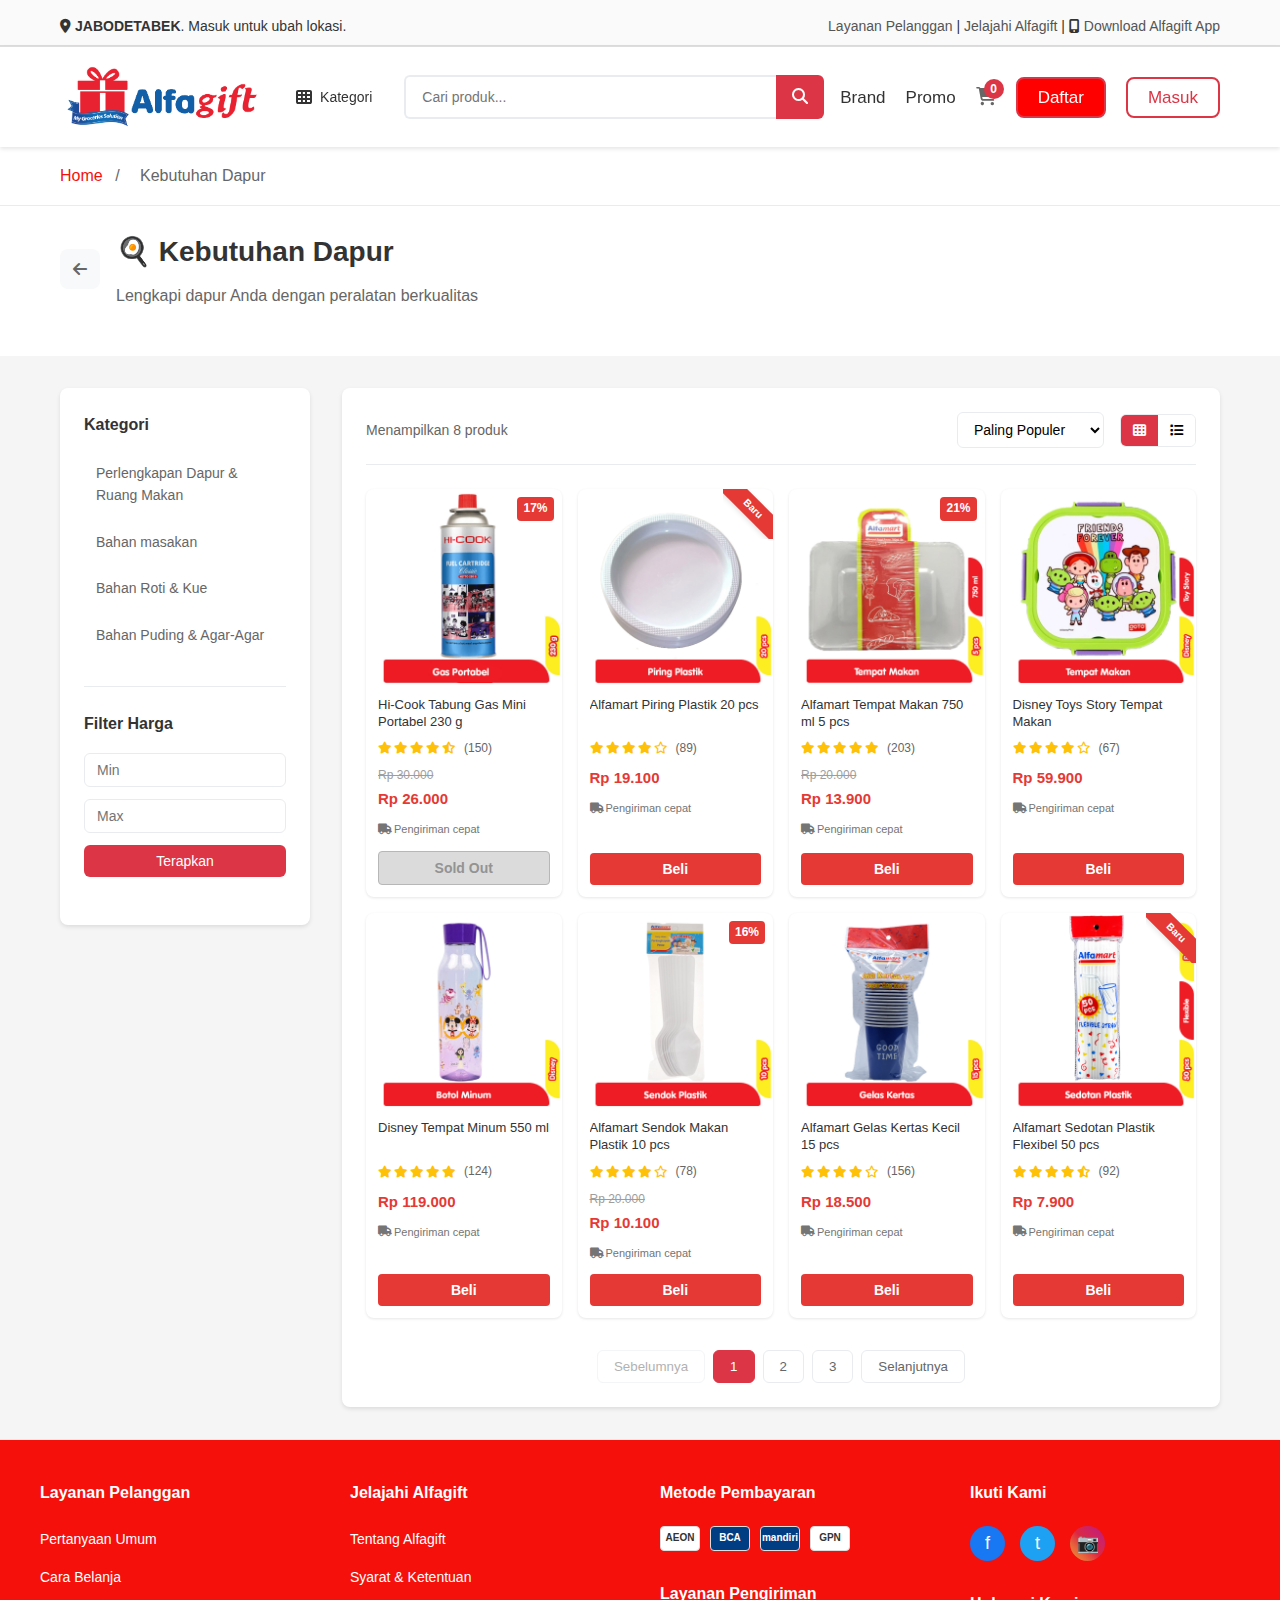
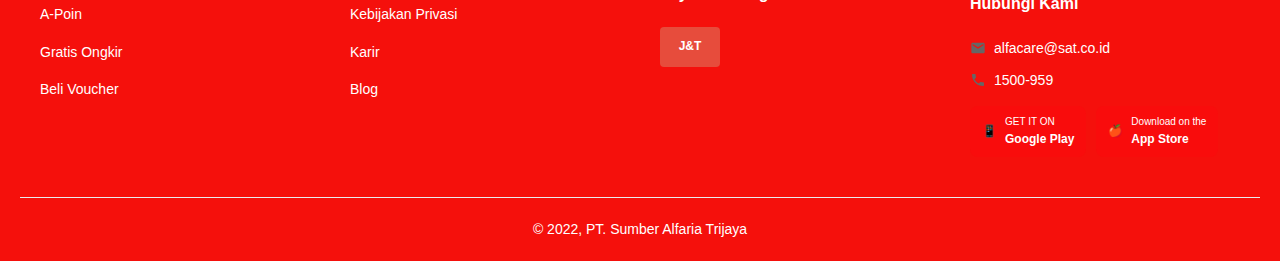
<file: kebutuhan-dapur.html>
<!DOCTYPE html>
<html lang="id">
<head>
    <meta charset="UTF-8">
    <meta name="viewport" content="width=device-width, initial-scale=1.0">
    <title>Kebutuhan Dapur - Alfagift</title>
    <link rel="icon" type="image/png" href="assets/alfagift.png">
    <link rel="stylesheet" href="index.css">
    <link rel="stylesheet" href="https://cdnjs.cloudflare.com/ajax/libs/font-awesome/6.4.0/css/all.min.css">
</head>
<body>
  <header>
    <!-- Top Bar -->
    <div class="top-bar">
      <div class="container" style="display: flex; justify-content: space-between; align-items: center; font-size: 14px;">
        <div style="display: flex; align-items: center;">
          <i class="fas fa-map-marker-alt" style="margin-right: 4px;"></i>
          <strong>JABODETABEK</strong>. Masuk untuk ubah lokasi.
        </div>
        <div>
          <a href="#">Layanan Pelanggan</a> |
          <a href="#">Jelajahi Alfagift</a> |
          <i class="fas fa-mobile-alt"></i> <a href="#">Download Alfagift App</a>
        </div>
      </div>
    </div>

    <!-- Navigation Bar -->
    <nav class="navbar" style="background-color: white; border-top: 1px solid #ddd; padding: 10px 0;">
      <div class="container" style="display: flex; align-items: center; gap: 16px;">
        <img src="/assets/logo.png" alt="Logo Alfagift" style="height: 80px;">

        <!-- Category Dropdown -->
        <div class="category-dropdown">
            <button class="category-btn" aria-label="Buka Kategori">
                <i class="fas fa-th"></i> Kategori
            </button>
            
            <!-- Dropdown Menu -->
            <div class="dropdown-menu">
                <div class="dropdown-content">
                    <h3>Kategori</h3>
                    <ul class="category-list">
                        <li class="category-item">
                            <a href="kebutuhan-dapur.html" class="category-link">
                                <span class="category-icon-item">🍳</span>
                                <span>Kebutuhan Dapur</span>
                                <span class="arrow">›</span>
                            </a>
                        </li>
                        <li class="category-item">
                            <a href="ibu-anak.html" class="category-link">
                                <span class="category-icon-item">👶</span>
                                <span>Kebutuhan Ibu & Anak</span>
                                <span class="arrow">›</span>
                            </a>
                        </li>
                        <li class="category-item">
                            <a href="kebutuhan-rumah.html" class="category-link">
                                <span class="category-icon-item">🏠</span>
                                <span>Kebutuhan Rumah</span>
                                <span class="arrow">›</span>
                            </a>
                        </li>
                        <li class="category-item">
                            <a href="makanan.html" class="category-link">
                                <span class="category-icon-item">🍕</span>
                                <span>Makanan</span>
                                <span class="arrow">›</span>
                            </a>
                        </li>
                        <li class="category-item">
                            <a href="minuman.html" class="category-link">
                                <span class="category-icon-item">🥤</span>
                                <span>Minuman</span>
                                <span class="arrow">›</span>
                            </a>
                        </li>
                        <li class="category-item">
                            <a href="produk-segar.html" class="category-link">
                                <span class="category-icon-item">🥩</span>
                                <span>Produk Segar & Beku</span>
                                <span class="arrow">›</span>
                            </a>
                        </li>
                        <li class="category-item">
                            <a href="personal-care.html" class="category-link">
                                <span class="category-icon-item">🧴</span>
                                <span>Personal Care</span>
                                <span class="arrow">›</span>
                            </a>
                        </li>
                        <li class="category-item">
                            <a href="kebutuhan-kesehatan.html" class="category-link">
                                <span class="category-icon-item">💊</span>
                                <span>Kebutuhan Kesehatan</span>
                                <span class="arrow">›</span>
                            </a>
                        </li>
                        <li class="category-item">
                            <a href="lifestyle.html" class="category-link">
                                <span class="category-icon-item">👕</span>
                                <span>Gaya Hidup</span>
                                <span class="arrow">›</span>
                            </a>
                        </li>
                        <li class="category-item">
                            <a href="pet.html" class="category-link">
                                <span class="category-icon-item">🐕</span>
                                <span>Makanan Peliharaan </span>
                                <span class="arrow">›</span>
                            </a>
                        </li>
                    </ul>
                </div>
            </div>
        </div>

        <div class="search-container">
          <input type="text" placeholder="Cari produk..." class="search-input">
          <button class="search-btn" aria-label="Cari">
            <i class="fas fa-search"></i>
          </button>
        </div>

        <div class="nav-menu">
          <a href="#" class="nav-link">Brand</a>
          <a href="#" class="nav-link">Promo</a>
          <button class="cart-btn" aria-label="Keranjang">
            <i class="fas fa-shopping-cart"></i>
            <span class="cart-badge">0</span>
          </button>
          <a href="register.html" class="btn btn-daftar">Daftar</a>
          <a href="register.html" class="btn btn-masuk">Masuk</a>
        </div>
      </div>
    </nav>
  </header>

    <!-- Breadcrumb -->
    <div class="breadcrumb">
        <div class="container">
            <a href="index.html">Home</a>
            <span>/</span>
            <span>Kebutuhan Dapur</span>
        </div>
    </div>

    <!-- Page Header -->
    <div class="page-header">
        <div class="container">
            <div class="page-header-content">
                <a href="index.html" class="back-btn">
                    <i class="fas fa-arrow-left"></i>
                </a>
                <div class="page-title">
                    <h1>🍳 Kebutuhan Dapur</h1>
                    <p>Lengkapi dapur Anda dengan peralatan berkualitas</p>
                </div>
            </div>
        </div>
    </div>

    <!-- Main Content -->
    <div class="category-page">
        <div class="container">
            <div class="category-layout">
                <!-- Sidebar -->
                <aside class="sidebar">
                    <div class="filter-section">
                        <h3>Kategori</h3>
                        <ul class="filter-list">
                            <li><a href="#">Perlengkapan Dapur & Ruang Makan</a></li>
                            <li><a href="#">Bahan masakan</a></li>
                            <li><a href="#">Bahan Roti & Kue</a></li>
                            <li><a href="#">Bahan Puding & Agar-Agar</a></li>
                        </ul>
                    </div>

                    <div class="filter-section">
                        <h3>Filter Harga</h3>
                        <div class="price-filter">
                            <input type="number" placeholder="Min" class="price-input">
                            <input type="number" placeholder="Max" class="price-input">
                            <button class="apply-btn">Terapkan</button>
                        </div>
                    </div>

                </aside>

                <!-- Main Content -->
                <main class="main-content">
                    <!-- Toolbar -->
                    <div class="toolbar">
                        <div class="results-count">
                            <span>Menampilkan 8 produk</span>
                        </div>
                        <div class="toolbar-controls">
                            <select class="sort-select">
                                <option value="popular">Paling Populer</option>
                                <option value="newest">Terbaru</option>
                                <option value="price-low">Harga Terendah</option>
                                <option value="price-high">Harga Tertinggi</option>
                                <option value="rating">Rating Tertinggi</option>
                            </select>
                            <div class="view-toggle">
                                <button class="view-btn active">
                                    <i class="fas fa-th"></i>
                                </button>
                                <button class="view-btn">
                                    <i class="fas fa-list"></i>
                                </button>
                            </div>
                        </div>
                    </div>

                    <!-- Products Grid -->
                    <div class="product-grid category-products">
                        <div class="product-card">
                            <div class="product-image">
                                <img src="/assets/tabung gas.jpg" alt="Gas">
                                <span class="discount-badge">17%</span>
                            </div>
                            <div class="product-info">
                                <h3 class="product-name">Hi-Cook Tabung Gas Mini Portabel 230 g</h3>
                                <div class="rating">
                                    <div class="stars">
                                        <i class="fas fa-star"></i>
                                        <i class="fas fa-star"></i>
                                        <i class="fas fa-star"></i>
                                        <i class="fas fa-star"></i>
                                        <i class="fas fa-star-half-alt"></i>
                                    </div>
                                    <span class="rating-count">(150)</span>
                                </div>
                                <p class="original-price">Rp 30.000</p>
                                <p class="price">Rp 26.000</p>
                                <div class="shipping">
                                    <i class="fas fa-truck shipping-icon"></i>
                                    Pengiriman cepat
                                </div>
                                <button class="buy-button sold-out" disabled>Sold Out</button>
                            </div>
                        </div>

                        <div class="product-card">
                            <div class="product-image">
                                <img src="/assets/piring plastik.jpg" alt="Piring">
                                <div class="product-ribbon">
                                    <span>Baru</span>
                                </div>
                            </div>
                            <div class="product-info">
                                <h3 class="product-name">Alfamart Piring Plastik 20 pcs</h3>
                                <div class="rating">
                                    <div class="stars">
                                        <i class="fas fa-star"></i>
                                        <i class="fas fa-star"></i>
                                        <i class="fas fa-star"></i>
                                        <i class="fas fa-star"></i>
                                        <i class="far fa-star"></i>
                                    </div>
                                    <span class="rating-count">(89)</span>
                                </div>
                                <p class="price">Rp 19.100</p>
                                <div class="shipping">
                                    <i class="fas fa-truck shipping-icon"></i>
                                    Pengiriman cepat
                                </div>
                                <button class="buy-button">Beli</button>
                            </div>
                        </div>

                        <div class="product-card">
                            <div class="product-image">
                                <img src="/assets/tempat makan.jpg" alt="Tempat makan">
                                <span class="discount-badge">21%</span>
                            </div>
                            <div class="product-info">
                                <h3 class="product-name">Alfamart Tempat Makan 750 ml 5 pcs</h3>
                                <div class="rating">
                                    <div class="stars">
                                        <i class="fas fa-star"></i>
                                        <i class="fas fa-star"></i>
                                        <i class="fas fa-star"></i>
                                        <i class="fas fa-star"></i>
                                        <i class="fas fa-star"></i>
                                    </div>
                                    <span class="rating-count">(203)</span>
                                </div>
                                <p class="original-price">Rp 20.000</p>
                                <p class="price">Rp 13.900</p>
                                <div class="shipping">
                                    <i class="fas fa-truck shipping-icon"></i>
                                    Pengiriman cepat
                                </div>
                                <button class="buy-button">Beli</button>
                            </div>
                        </div>

                        <div class="product-card">
                            <div class="product-image">
                                <img src="/assets/disney tempat mkn.jpg" alt="Tempat Makan">
                            </div>
                            <div class="product-info">
                                <h3 class="product-name">Disney Toys Story Tempat Makan</h3>
                                <div class="rating">
                                    <div class="stars">
                                        <i class="fas fa-star"></i>
                                        <i class="fas fa-star"></i>
                                        <i class="fas fa-star"></i>
                                        <i class="fas fa-star"></i>
                                        <i class="far fa-star"></i>
                                    </div>
                                    <span class="rating-count">(67)</span>
                                </div>
                                <p class="price">Rp 59.900</p>
                                <div class="shipping">
                                    <i class="fas fa-truck shipping-icon"></i>
                                    Pengiriman cepat
                                </div>
                                <button class="buy-button">Beli</button>
                            </div>
                        </div>

                        <div class="product-card">
                            <div class="product-image">
                                <img src="/assets/disney tempat minum.jpg" alt=" Tempat Minum">
                            </div>
                            <div class="product-info">
                                <h3 class="product-name">Disney Tempat Minum 550 ml</h3>
                                <div class="rating">
                                    <div class="stars">
                                        <i class="fas fa-star"></i>
                                        <i class="fas fa-star"></i>
                                        <i class="fas fa-star"></i>
                                        <i class="fas fa-star"></i>
                                        <i class="fas fa-star"></i>
                                    </div>
                                    <span class="rating-count">(124)</span>
                                </div>
                                <p class="price">Rp 119.000</p>
                                <div class="shipping">
                                    <i class="fas fa-truck shipping-icon"></i>
                                    Pengiriman cepat
                                </div>
                                <button class="buy-button">Beli</button>
                            </div>
                        </div>

                        <div class="product-card">
                            <div class="product-image">
                                <img src="/assets/sendok plastik.jpg" alt="sendok plastik">
                                <span class="discount-badge">16%</span>
                            </div>
                            <div class="product-info">
                                <h3 class="product-name">Alfamart Sendok Makan Plastik 10 pcs</h3>
                                <div class="rating">
                                    <div class="stars">
                                        <i class="fas fa-star"></i>
                                        <i class="fas fa-star"></i>
                                        <i class="fas fa-star"></i>
                                        <i class="fas fa-star"></i>
                                        <i class="far fa-star"></i>
                                    </div>
                                    <span class="rating-count">(78)</span>
                                </div>
                                <p class="original-price">Rp 20.000</p>
                                <p class="price">Rp 10.100</p>
                                <div class="shipping">
                                    <i class="fas fa-truck shipping-icon"></i>
                                    Pengiriman cepat
                                </div>
                                <button class="buy-button">Beli</button>
                            </div>
                        </div>

                        <div class="product-card">
                            <div class="product-image">
                                <img src="/assets/gelas kertas.jpg" alt="Gelas">
                            </div>
                            <div class="product-info">
                                <h3 class="product-name">Alfamart Gelas Kertas Kecil 15 pcs</h3>
                                <div class="rating">
                                    <div class="stars">
                                        <i class="fas fa-star"></i>
                                        <i class="fas fa-star"></i>
                                        <i class="fas fa-star"></i>
                                        <i class="fas fa-star"></i>
                                        <i class="far fa-star"></i>
                                    </div>
                                    <span class="rating-count">(156)</span>
                                </div>
                                <p class="price">Rp 18.500</p>
                                <div class="shipping">
                                    <i class="fas fa-truck shipping-icon"></i>
                                    Pengiriman cepat
                                </div>
                                <button class="buy-button">Beli</button>
                            </div>
                        </div>

                        <div class="product-card">
                            <div class="product-image">
                                <img src="/assets/sedotan plastik.jpg" alt="Alfamart Sedotan Plastik Flexibel 50 pcs">
                                <div class="product-ribbon">
                                    <span>Baru</span>
                                </div>
                            </div>
                            <div class="product-info">
                                <h3 class="product-name">Alfamart Sedotan Plastik Flexibel 50 pcs</h3>
                                <div class="rating">
                                    <div class="stars">
                                        <i class="fas fa-star"></i>
                                        <i class="fas fa-star"></i>
                                        <i class="fas fa-star"></i>
                                        <i class="fas fa-star"></i>
                                        <i class="fas fa-star-half-alt"></i>
                                    </div>
                                    <span class="rating-count">(92)</span>
                                </div>
                                <p class="price">Rp 7.900</p>
                                <div class="shipping">
                                    <i class="fas fa-truck shipping-icon"></i>
                                    Pengiriman cepat
                                </div>
                                <button class="buy-button">Beli</button>
                            </div>
                        </div>
                    </div>

                    <!-- Pagination -->
                    <div class="pagination">
                        <button class="page-btn" disabled>Sebelumnya</button>
                        <button class="page-btn active">1</button>
                        <button class="page-btn">2</button>
                        <button class="page-btn">3</button>
                        <button class="page-btn">Selanjutnya</button>
                    </div>
                </main>
            </div>
        </div>
    </div>

    <!-- Footer -->
  <footer class="footer">
      <div class="footer-container">
          <!-- Layanan Pelanggan -->
          <div class="footer-section">
              <h3>Layanan Pelanggan</h3>
              <ul>
                  <li><a href="#">Pertanyaan Umum</a></li>
                  <li><a href="#">Cara Belanja</a></li>
                  <li><a href="#">A-Poin</a></li>
                  <li><a href="#">Gratis Ongkir</a></li>
                  <li><a href="#">Beli Voucher</a></li>
              </ul>
          </div>

          <!-- Jelajahi Alfagift -->
          <div class="footer-section">
              <h3>Jelajahi Alfagift</h3>
              <ul>
                  <li><a href="#">Tentang Alfagift</a></li>
                  <li><a href="#">Syarat & Ketentuan</a></li>
                  <li><a href="#">Kebijakan Privasi</a></li>
                  <li><a href="#">Karir</a></li>
                  <li><a href="#">Blog</a></li>
              </ul>
          </div>

          <!-- Metode Pembayaran & Layanan Pengiriman -->
          <div class="footer-section">
              <h3>Metode Pembayaran</h3>
              <div class="payment-methods">
                  <div class="payment-logo">AEON</div>
                  <div class="payment-logo bca">BCA</div>
                  <div class="payment-logo mandiri">mandiri</div>
                  <div class="payment-logo">GPN</div>
              </div>
              
              <h3 class="delivery-title">Layanan Pengiriman</h3>
              <div class="delivery-service">
                  <div class="delivery-logo">J&T</div>
              </div>
          </div>

          <!-- Ikuti Kami & Hubungi Kami -->
          <div class="footer-section">
              <h3>Ikuti Kami</h3>
              <div class="social-media">
                  <a href="#" class="social-icon facebook">f</a>
                  <a href="#" class="social-icon twitter">t</a>
                  <a href="#" class="social-icon instagram">📷</a>
              </div>

              <h3 class="contact-title">Hubungi Kami</h3>
              <div class="contact-info">
                  <div class="contact-item email">alfacare@sat.co.id</div>
                  <div class="contact-item phone">1500-959</div>
              </div>

              <div class="app-downloads">
                  <a href="#" class="google-play">
                      <span>📱</span>
                      <div>
                          <div class="app-subtitle">GET IT ON</div>
                          <div class="app-title">Google Play</div>
                      </div>
                  </a>
                  <a href="#" class="app-store">
                      <span>🍎</span>
                      <div>
                          <div class="app-subtitle">Download on the</div>
                          <div class="app-title">App Store</div>
                      </div>
                  </a>
              </div>
          </div>
      </div>

      <div class="copyright">
          © 2022, PT. Sumber Alfaria Trijaya
      </div>
  </footer>

  <script src="script.js"></script>
</body>
</html>
</file>
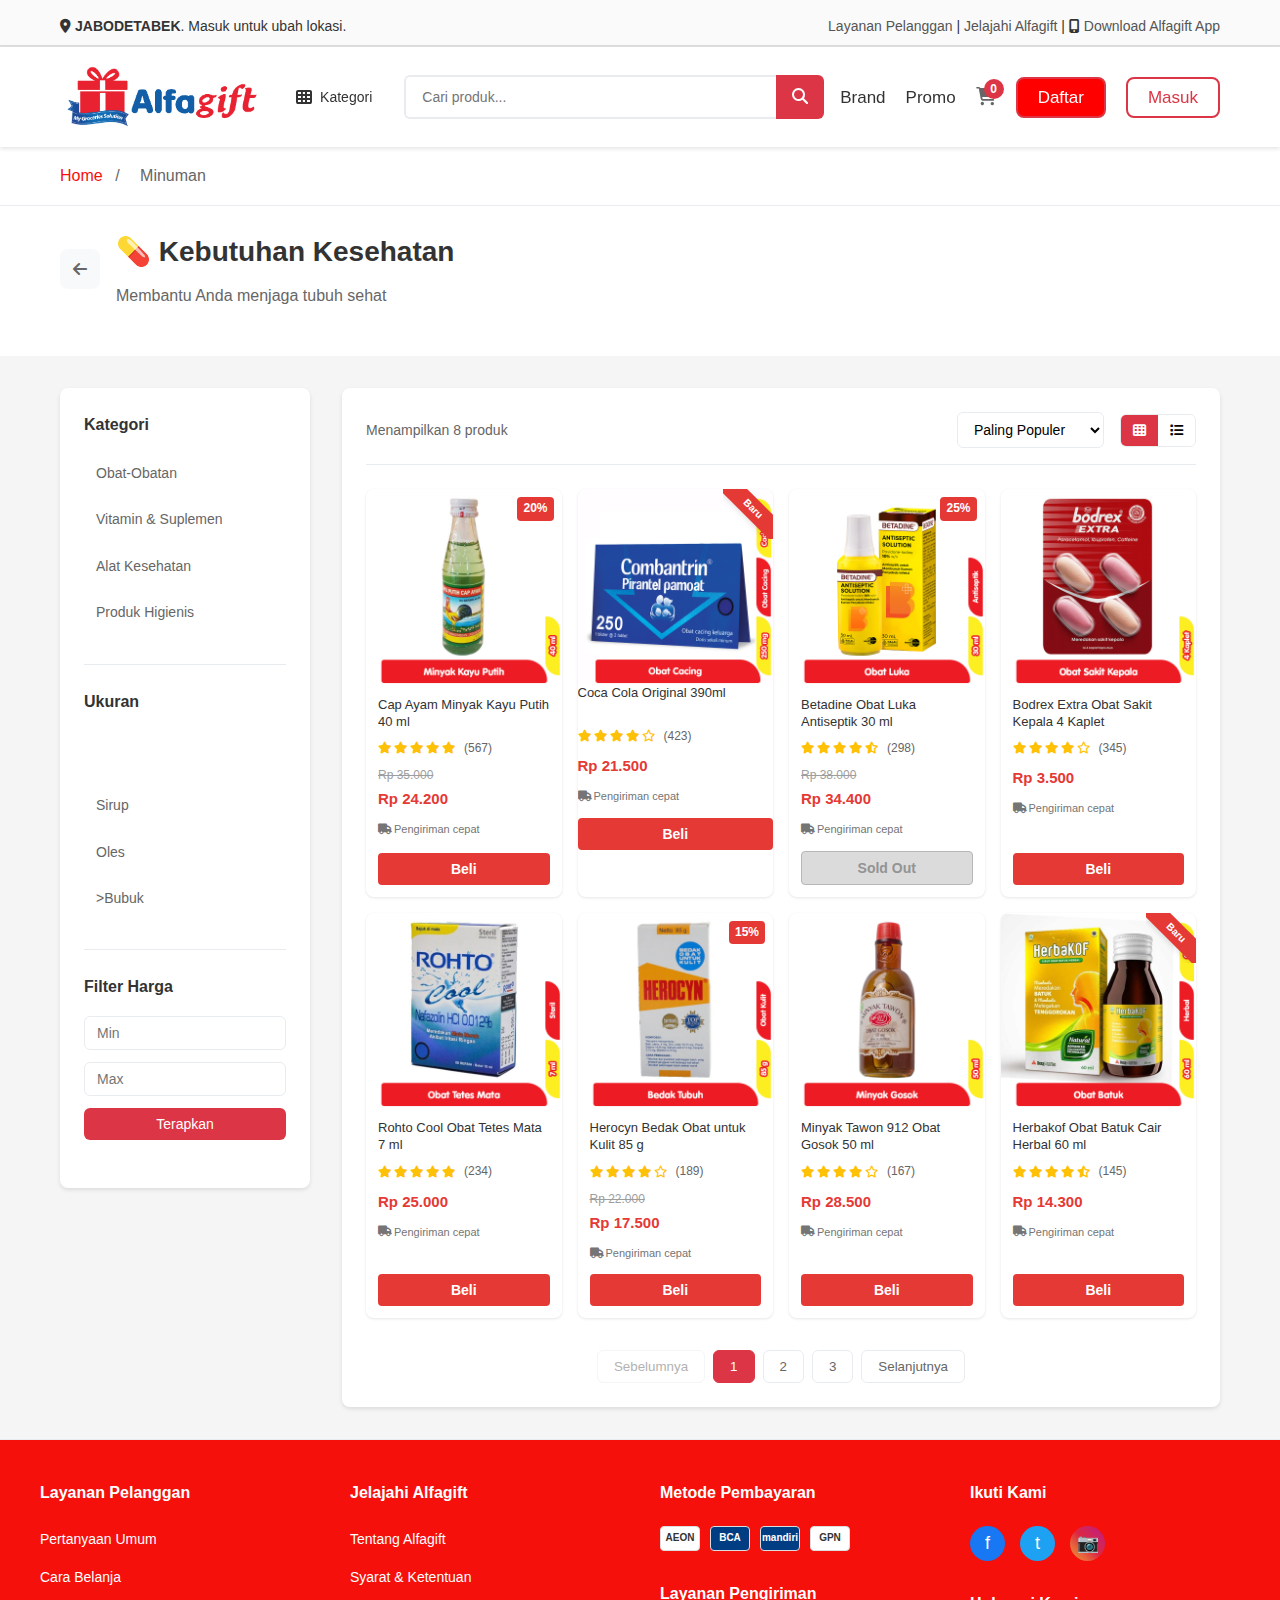
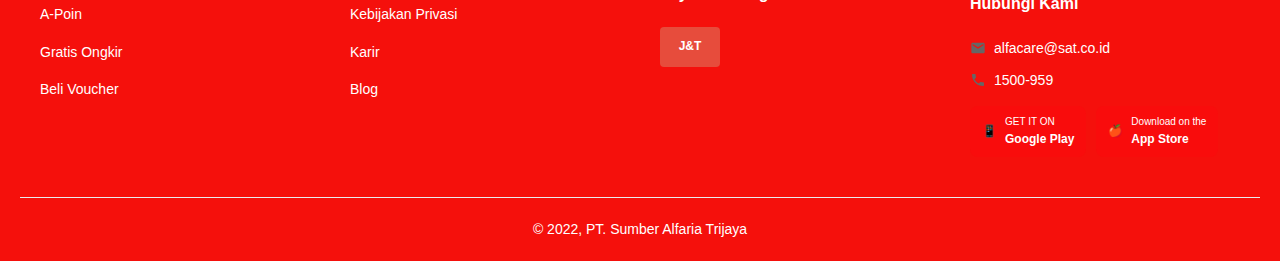
<file: kebutuhan-kesehatan.html>
<!DOCTYPE html>
<html lang="id">
<head>
    <meta charset="UTF-8">
    <meta name="viewport" content="width=device-width, initial-scale=1.0">
    <title>Minuman - Alfagift</title>
    <link rel="icon" type="image/png" href="assets/alfagift.png">
    <link rel="stylesheet" href="index.css">
    <link rel="stylesheet" href="https://cdnjs.cloudflare.com/ajax/libs/font-awesome/6.4.0/css/all.min.css">
</head>
<body>
    <!-- Header -->
      <header>
    <!-- Top Bar -->
    <div class="top-bar">
      <div class="container" style="display: flex; justify-content: space-between; align-items: center; font-size: 14px;">
        <div style="display: flex; align-items: center;">
          <i class="fas fa-map-marker-alt" style="margin-right: 4px;"></i>
          <strong>JABODETABEK</strong>. Masuk untuk ubah lokasi.
        </div>
        <div>
          <a href="#">Layanan Pelanggan</a> |
          <a href="#">Jelajahi Alfagift</a> |
          <i class="fas fa-mobile-alt"></i> <a href="#">Download Alfagift App</a>
        </div>
      </div>
    </div>

    <!-- Navigation Bar -->
    <nav class="navbar" style="background-color: white; border-top: 1px solid #ddd; padding: 10px 0;">
      <div class="container" style="display: flex; align-items: center; gap: 16px;">
        <img src="/assets/logo.png" alt="Logo Alfagift" style="height: 80px;">

        <!-- Category Dropdown -->
        <div class="category-dropdown">
            <button class="category-btn" aria-label="Buka Kategori">
                <i class="fas fa-th"></i> Kategori
            </button>
            
            <!-- Dropdown Menu -->
            <div class="dropdown-menu">
                <div class="dropdown-content">
                    <h3>Kategori</h3>
                    <ul class="category-list">
                        <li class="category-item">
                            <a href="kebutuhan-dapur.html" class="category-link">
                                <span class="category-icon-item">🍳</span>
                                <span>Kebutuhan Dapur</span>
                                <span class="arrow">›</span>
                            </a>
                        </li>
                        <li class="category-item">
                            <a href="ibu-anak.html" class="category-link">
                                <span class="category-icon-item">👶</span>
                                <span>Kebutuhan Ibu & Anak</span>
                                <span class="arrow">›</span>
                            </a>
                        </li>
                        <li class="category-item">
                            <a href="kebutuhan-rumah.html" class="category-link">
                                <span class="category-icon-item">🏠</span>
                                <span>Kebutuhan Rumah</span>
                                <span class="arrow">›</span>
                            </a>
                        </li>
                        <li class="category-item">
                            <a href="makanan.html" class="category-link">
                                <span class="category-icon-item">🍕</span>
                                <span>Makanan</span>
                                <span class="arrow">›</span>
                            </a>
                        </li>
                        <li class="category-item">
                            <a href="minuman.html" class="category-link">
                                <span class="category-icon-item">🥤</span>
                                <span>Minuman</span>
                                <span class="arrow">›</span>
                            </a>
                        </li>
                        <li class="category-item">
                            <a href="produk-segar.html" class="category-link">
                                <span class="category-icon-item">🥩</span>
                                <span>Produk Segar & Beku</span>
                                <span class="arrow">›</span>
                            </a>
                        </li>
                        <li class="category-item">
                            <a href="personal-care.html" class="category-link">
                                <span class="category-icon-item">🧴</span>
                                <span>Personal Care</span>
                                <span class="arrow">›</span>
                            </a>
                        </li>
                        <li class="category-item">
                            <a href="kebutuhan-kesehatan.html" class="category-link">
                                <span class="category-icon-item">💊</span>
                                <span>Kebutuhan Kesehatan</span>
                                <span class="arrow">›</span>
                            </a>
                        </li>
                        <li class="category-item">
                            <a href="lifestyle.html" class="category-link">
                                <span class="category-icon-item">👕</span>
                                <span>Gaya Hidup</span>
                                <span class="arrow">›</span>
                            </a>
                        </li>
                        <li class="category-item">
                            <a href="pet.html" class="category-link">
                                <span class="category-icon-item">🐕</span>
                                <span>Makanan Peliharaan</span>
                                <span class="arrow">›</span>
                            </a>
                        </li>
                    </ul>
                </div>
            </div>
        </div>

        <div class="search-container">
          <input type="text" placeholder="Cari produk..." class="search-input">
          <button class="search-btn" aria-label="Cari">
            <i class="fas fa-search"></i>
          </button>
        </div>

        <div class="nav-menu">
          <a href="#" class="nav-link">Brand</a>
          <a href="#" class="nav-link">Promo</a>
          <button class="cart-btn" aria-label="Keranjang">
            <i class="fas fa-shopping-cart"></i>
            <span class="cart-badge">0</span>
          </button>
          <a href="register.html" class="btn btn-daftar">Daftar</a>
          <a href="register.html" class="btn btn-masuk">Masuk</a>
        </div>
      </div>
    </nav>
  </header>

    <!-- Breadcrumb -->
    <div class="breadcrumb">
        <div class="container">
            <a href="index.html">Home</a>
            <span>/</span>
            <span>Minuman</span>
        </div>
    </div>

    <!-- Page Header -->
    <div class="page-header">
        <div class="container">
            <div class="page-header-content">
                <a href="index.html" class="back-btn">
                    <i class="fas fa-arrow-left"></i>
                </a>
                <div class="page-title">
                    <h1>💊 Kebutuhan Kesehatan</h1>
                    <p> Membantu Anda menjaga tubuh sehat</p>
                </div>
            </div>
        </div>
    </div>

    <!-- Main Content -->
    <div class="category-page">
        <div class="container">
            <div class="category-layout">
                <!-- Sidebar -->
                <aside class="sidebar">
                    <div class="filter-section">
                        <h3>Kategori</h3>
                        <ul class="filter-list">
                            <li><a href="#">Obat-Obatan</a></li>
                            <li><a href="#">Vitamin & Suplemen</a></li>
                            <li><a href="#">Alat Kesehatan</a></li>
                            <li><a href="#">Produk Higienis</a></li>
                        </ul>
                    </div>

                    <div class="filter-section">
                        <h3>Ukuran</h3>
                        <ul class="filter-list">
                            <li><a href="#"><Tablet</a></li>
                            <li><a href="#">Sirup</a></li>
                            <li><a href="#">Oles</a></li>
                            <li><a href="#">>Bubuk</a></li>
                        </ul>
                    </div>

                    <div class="filter-section">
                        <h3>Filter Harga</h3>
                        <div class="price-filter">
                            <input type="number" placeholder="Min" class="price-input">
                            <input type="number" placeholder="Max" class="price-input">
                            <button class="apply-btn">Terapkan</button>
                        </div>
                    </div>
                </aside>

                <!-- Main Content -->
                <main class="main-content">
                    <!-- Toolbar -->
                    <div class="toolbar">
                        <div class="results-count">
                            <span>Menampilkan 8 produk</span>
                        </div>
                        <div class="toolbar-controls">
                            <select class="sort-select">
                                <option value="popular">Paling Populer</option>
                                <option value="newest">Terbaru</option>
                                <option value="price-low">Harga Terendah</option>
                                <option value="price-high">Harga Tertinggi</option>
                                <option value="rating">Rating Tertinggi</option>
                            </select>
                            <div class="view-toggle">
                                <button class="view-btn active">
                                    <i class="fas fa-th"></i>
                                </button>
                                <button class="view-btn">
                                    <i class="fas fa-list"></i>
                                </button>
                            </div>
                        </div>
                    </div>

                    <!-- Products Grid -->
                    <div class="product-grid category-products">
                        <div class="product-card">
                            <div class="product-image">
                                <img src="/assets/kayu putih.jpg" alt="Minyak Kayu Putih">
                                <span class="discount-badge">20%</span>
                            </div>
                            <div class="product-info">
                                <h3 class="product-name">Cap Ayam Minyak Kayu Putih 40 ml</h3>
                                <div class="rating">
                                    <div class="stars">
                                        <i class="fas fa-star"></i>
                                        <i class="fas fa-star"></i>
                                        <i class="fas fa-star"></i>
                                        <i class="fas fa-star"></i>
                                        <i class="fas fa-star"></i>
                                    </div>
                                    <span class="rating-count">(567)</span>
                                </div>
                                <p class="original-price">Rp 35.000</p>
                                <p class="price">Rp 24.200</p>
                                <div class="shipping">
                                    <i class="fas fa-truck shipping-icon"></i>
                                    Pengiriman cepat
                                </div>
                                <button class="buy-button">Beli</button>
                            </div>
                        </div>

                        <div class="product-card">
                            <div class="product-image">
                                <img src="/assets/cacing.jpg" alt="Obat Cacing">
                                <div class="product-ribbon">
                                    <span>Baru</span>
                                </div>
                            </div>
                            <div class="Combantrin c 2 Tablet">
                                <h3 class="product-name">Coca Cola Original 390ml</h3>
                                <div class="rating">
                                    <div class="stars">
                                        <i class="fas fa-star"></i>
                                        <i class="fas fa-star"></i>
                                        <i class="fas fa-star"></i>
                                        <i class="fas fa-star"></i>
                                        <i class="far fa-star"></i>
                                    </div>
                                    <span class="rating-count">(423)</span>
                                </div>
                                <p class="price">Rp 21.500</p>
                                <div class="shipping">
                                    <i class="fas fa-truck shipping-icon"></i>
                                    Pengiriman cepat
                                </div>
                                <button class="buy-button">Beli</button>
                            </div>
                        </div>

                        <div class="product-card">
                            <div class="product-image">
                                <img src="/assets/betadine.jpg" alt="Obat Luka">
                                <span class="discount-badge">25%</span>
                            </div>
                            <div class="product-info">
                                <h3 class="product-name">Betadine Obat Luka Antiseptik 30 ml</h3>
                                <div class="rating">
                                    <div class="stars">
                                        <i class="fas fa-star"></i>
                                        <i class="fas fa-star"></i>
                                        <i class="fas fa-star"></i>
                                        <i class="fas fa-star"></i>
                                        <i class="fas fa-star-half-alt"></i>
                                    </div>
                                    <span class="rating-count">(298)</span>
                                </div>
                                <p class="original-price">Rp 38.000</p>
                                <p class="price">Rp 34.400</p>
                                <div class="shipping">
                                    <i class="fas fa-truck shipping-icon"></i>
                                    Pengiriman cepat
                                </div>
                                <button class="buy-button sold-out" disabled>Sold Out</button>
                            </div>
                        </div>

                        <div class="product-card">
                            <div class="product-image">
                                <img src="/assets/bodrex.jpg" alt="Obat Sakit Kepala">
                            </div>
                            <div class="product-info">
                                <h3 class="product-name">Bodrex Extra Obat Sakit Kepala 4 Kaplet</h3>
                                <div class="rating">
                                    <div class="stars">
                                        <i class="fas fa-star"></i>
                                        <i class="fas fa-star"></i>
                                        <i class="fas fa-star"></i>
                                        <i class="fas fa-star"></i>
                                        <i class="far fa-star"></i>
                                    </div>
                                    <span class="rating-count">(345)</span>
                                </div>
                                <p class="price">Rp 3.500</p>
                                <div class="shipping">
                                    <i class="fas fa-truck shipping-icon"></i>
                                    Pengiriman cepat
                                </div>
                                <button class="buy-button">Beli</button>
                            </div>
                        </div>

                        <div class="product-card">
                            <div class="product-image">
                                <img src="/assets/rohto.jpg" alt="Obat Tetes Mata">
                            </div>
                            <div class="product-info">
                                <h3 class="product-name">Rohto Cool Obat Tetes Mata 7 ml</h3>
                                <div class="rating">
                                    <div class="stars">
                                        <i class="fas fa-star"></i>
                                        <i class="fas fa-star"></i>
                                        <i class="fas fa-star"></i>
                                        <i class="fas fa-star"></i>
                                        <i class="fas fa-star"></i>
                                    </div>
                                    <span class="rating-count">(234)</span>
                                </div>
                                <p class="price">Rp 25.000</p>
                                <div class="shipping">
                                    <i class="fas fa-truck shipping-icon"></i>
                                    Pengiriman cepat
                                </div>
                                <button class="buy-button">Beli</button>
                            </div>
                        </div>

                        <div class="product-card">
                            <div class="product-image">
                                <img src="/assets/bedak.jpg" alt="Bedak Obat">
                                <span class="discount-badge">15%</span>
                            </div>
                            <div class="product-info">
                                <h3 class="product-name">Herocyn Bedak Obat untuk Kulit 85 g</h3>
                                <div class="rating">
                                    <div class="stars">
                                        <i class="fas fa-star"></i>
                                        <i class="fas fa-star"></i>
                                        <i class="fas fa-star"></i>
                                        <i class="fas fa-star"></i>
                                        <i class="far fa-star"></i>
                                    </div>
                                    <span class="rating-count">(189)</span>
                                </div>
                                <p class="original-price">Rp 22.000</p>
                                <p class="price">Rp 17.500</p>
                                <div class="shipping">
                                    <i class="fas fa-truck shipping-icon"></i>
                                    Pengiriman cepat
                                </div>
                                <button class="buy-button">Beli</button>
                            </div>
                        </div>

                        <div class="product-card">
                            <div class="product-image">
                                <img src="/assets/tawon.jpg" alt="Obat Gosok">
                            </div>
                            <div class="product-info">
                                <h3 class="product-name">Minyak Tawon 912 Obat Gosok 50 ml</h3>
                                <div class="rating">
                                    <div class="stars">
                                        <i class="fas fa-star"></i>
                                        <i class="fas fa-star"></i>
                                        <i class="fas fa-star"></i>
                                        <i class="fas fa-star"></i>
                                        <i class="far fa-star"></i>
                                    </div>
                                    <span class="rating-count">(167)</span>
                                </div>
                                <p class="price">Rp 28.500</p>
                                <div class="shipping">
                                    <i class="fas fa-truck shipping-icon"></i>
                                    Pengiriman cepat
                                </div>
                                <button class="buy-button">Beli</button>
                            </div>
                        </div>

                        <div class="product-card">
                            <div class="product-image">
                                <img src="/assets/batuk.jpg" alt="Obat Batuk ">
                                <div class="product-ribbon">
                                    <span>Baru</span>
                                </div>
                            </div>
                            <div class="product-info">
                                <h3 class="product-name">Herbakof Obat Batuk Cair Herbal 60 ml</h3>
                                <div class="rating">
                                    <div class="stars">
                                        <i class="fas fa-star"></i>
                                        <i class="fas fa-star"></i>
                                        <i class="fas fa-star"></i>
                                        <i class="fas fa-star"></i>
                                        <i class="fas fa-star-half-alt"></i>
                                    </div>
                                    <span class="rating-count">(145)</span>
                                </div>
                                <p class="price">Rp 14.300</p>
                                <div class="shipping">
                                    <i class="fas fa-truck shipping-icon"></i>
                                    Pengiriman cepat
                                </div>
                                <button class="buy-button">Beli</button>
                            </div>
                        </div>
                    </div>

                    <!-- Pagination -->
                    <div class="pagination">
                        <button class="page-btn" disabled>Sebelumnya</button>
                        <button class="page-btn active">1</button>
                        <button class="page-btn">2</button>
                        <button class="page-btn">3</button>
                        <button class="page-btn">Selanjutnya</button>
                    </div>
                </main>
            </div>
        </div>
    </div>

    <!-- Footer -->
  <footer class="footer">
      <div class="footer-container">
          <!-- Layanan Pelanggan -->
          <div class="footer-section">
              <h3>Layanan Pelanggan</h3>
              <ul>
                  <li><a href="#">Pertanyaan Umum</a></li>
                  <li><a href="#">Cara Belanja</a></li>
                  <li><a href="#">A-Poin</a></li>
                  <li><a href="#">Gratis Ongkir</a></li>
                  <li><a href="#">Beli Voucher</a></li>
              </ul>
          </div>

          <!-- Jelajahi Alfagift -->
          <div class="footer-section">
              <h3>Jelajahi Alfagift</h3>
              <ul>
                  <li><a href="#">Tentang Alfagift</a></li>
                  <li><a href="#">Syarat & Ketentuan</a></li>
                  <li><a href="#">Kebijakan Privasi</a></li>
                  <li><a href="#">Karir</a></li>
                  <li><a href="#">Blog</a></li>
              </ul>
          </div>

          <!-- Metode Pembayaran & Layanan Pengiriman -->
          <div class="footer-section">
              <h3>Metode Pembayaran</h3>
              <div class="payment-methods">
                  <div class="payment-logo">AEON</div>
                  <div class="payment-logo bca">BCA</div>
                  <div class="payment-logo mandiri">mandiri</div>
                  <div class="payment-logo">GPN</div>
              </div>
              
              <h3 class="delivery-title">Layanan Pengiriman</h3>
              <div class="delivery-service">
                  <div class="delivery-logo">J&T</div>
              </div>
          </div>

          <!-- Ikuti Kami & Hubungi Kami -->
          <div class="footer-section">
              <h3>Ikuti Kami</h3>
              <div class="social-media">
                  <a href="#" class="social-icon facebook">f</a>
                  <a href="#" class="social-icon twitter">t</a>
                  <a href="#" class="social-icon instagram">📷</a>
              </div>

              <h3 class="contact-title">Hubungi Kami</h3>
              <div class="contact-info">
                  <div class="contact-item email">alfacare@sat.co.id</div>
                  <div class="contact-item phone">1500-959</div>
              </div>

              <div class="app-downloads">
                  <a href="#" class="google-play">
                      <span>📱</span>
                      <div>
                          <div class="app-subtitle">GET IT ON</div>
                          <div class="app-title">Google Play</div>
                      </div>
                  </a>
                  <a href="#" class="app-store">
                      <span>🍎</span>
                      <div>
                          <div class="app-subtitle">Download on the</div>
                          <div class="app-title">App Store</div>
                      </div>
                  </a>
              </div>
          </div>
      </div>

      <div class="copyright">
          © 2022, PT. Sumber Alfaria Trijaya
      </div>
  </footer>

  <script src="script.js"></script>
</body>
</html>
</file>
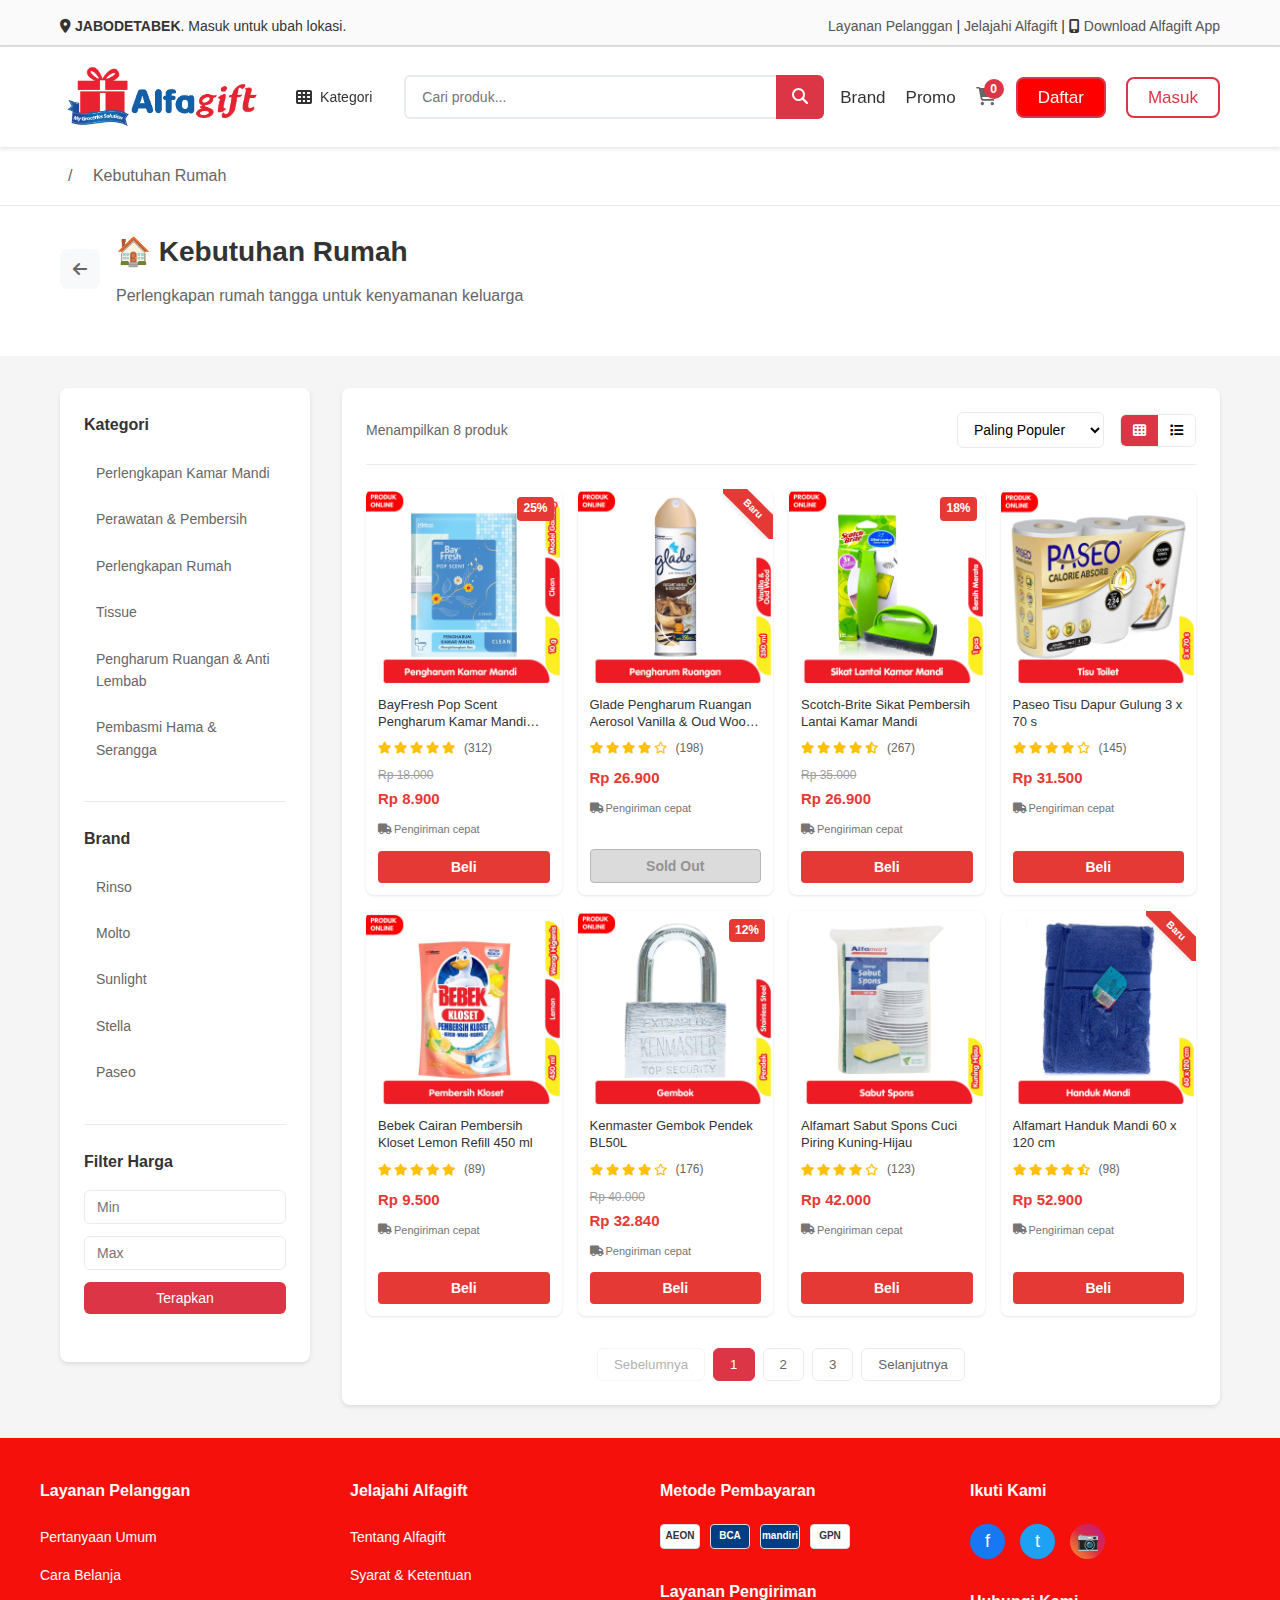
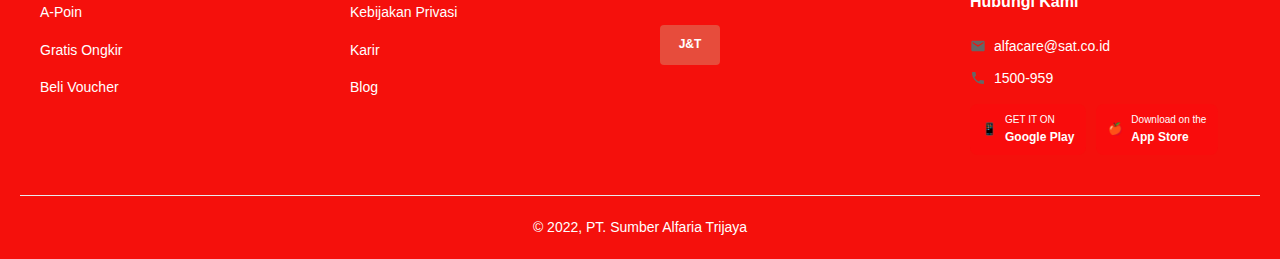
<file: kebutuhan-rumah.html>
<!DOCTYPE html>
<html lang="id">
<head>
    <meta charset="UTF-8">
    <meta name="viewport" content="width=device-width, initial-scale=1.0">
    <title>Kebutuhan Rumah - Alfagift</title>
    <link rel="icon" type="image/png" href="assets/alfagift.png">
    <link rel="stylesheet" href="index.css">
    <link rel="stylesheet" href="https://cdnjs.cloudflare.com/ajax/libs/font-awesome/6.4.0/css/all.min.css">
</head>
<body>
    <!-- Header -->
      <header>
    <!-- Top Bar -->
    <div class="top-bar">
      <div class="container" style="display: flex; justify-content: space-between; align-items: center; font-size: 14px;">
        <div style="display: flex; align-items: center;">
          <i class="fas fa-map-marker-alt" style="margin-right: 4px;"></i>
          <strong>JABODETABEK</strong>. Masuk untuk ubah lokasi.
        </div>
        <div>
          <a href="#">Layanan Pelanggan</a> |
          <a href="#">Jelajahi Alfagift</a> |
          <i class="fas fa-mobile-alt"></i> <a href="#">Download Alfagift App</a>
        </div>
      </div>
    </div>

    <!-- Navigation Bar -->
    <nav class="navbar" style="background-color: white; border-top: 1px solid #ddd; padding: 10px 0;">
      <div class="container" style="display: flex; align-items: center; gap: 16px;">
        <img src="/assets/logo.png" alt="Logo Alfagift" style="height: 80px;">

        <!-- Category Dropdown -->
        <div class="category-dropdown">
            <button class="category-btn" aria-label="Buka Kategori">
                <i class="fas fa-th"></i> Kategori
            </button>
            
            <!-- Dropdown Menu -->
            <div class="dropdown-menu">
                <div class="dropdown-content">
                    <h3>Kategori</h3>
                    <ul class="category-list">
                        <li class="category-item">
                            <a href="kebutuhan-dapur.html" class="category-link">
                                <span class="category-icon-item">🍳</span>
                                <span>Kebutuhan Dapur</span>
                                <span class="arrow">›</span>
                            </a>
                        </li>
                        <li class="category-item">
                            <a href="ibu-anak.html" class="category-link">
                                <span class="category-icon-item">👶</span>
                                <span>Kebutuhan Ibu & Anak</span>
                                <span class="arrow">›</span>
                            </a>
                        </li>
                        <li class="category-item">
                            <a href="kebutuhan-rumah.html" class="category-link">
                                <span class="category-icon-item">🏠</span>
                                <span>Kebutuhan Rumah</span>
                                <span class="arrow">›</span>
                            </a>
                        </li>
                        <li class="category-item">
                            <a href="makanan.html" class="category-link">
                                <span class="category-icon-item">🍕</span>
                                <span>Makanan</span>
                                <span class="arrow">›</span>
                            </a>
                        </li>
                        <li class="category-item">
                            <a href="minuman.html" class="category-link">
                                <span class="category-icon-item">🥤</span>
                                <span>Minuman</span>
                                <span class="arrow">›</span>
                            </a>
                        </li>
                        <li class="category-item">
                            <a href="produk-segar.html" class="category-link">
                                <span class="category-icon-item">🥩</span>
                                <span>Produk Segar & Beku</span>
                                <span class="arrow">›</span>
                            </a>
                        </li>
                        <li class="category-item">
                            <a href="personal-care.html" class="category-link">
                                <span class="category-icon-item">🧴</span>
                                <span>Personal Care</span>
                                <span class="arrow">›</span>
                            </a>
                        </li>
                        <li class="category-item">
                            <a href="#" class="category-link">
                                <span class="category-icon-item">💊</span>
                                <span>Kebutuhan Kesehatan</span>
                                <span class="arrow">›</span>
                            </a>
                        </li>
                        <li class="category-item">
                            <a href="#" class="category-link">
                                <span class="category-icon-item">👕</span>
                                <span>Lifestyle</span>
                                <span class="arrow">›</span>
                            </a>
                        </li>
                        <li class="category-item">
                            <a href="#" class="category-link">
                                <span class="category-icon-item">🐕</span>
                                <span>Pet Foods</span>
                                <span class="arrow">›</span>
                            </a>
                        </li>
                    </ul>
                </div>
            </div>
        </div>

        <div class="search-container">
          <input type="text" placeholder="Cari produk..." class="search-input">
          <button class="search-btn" aria-label="Cari">
            <i class="fas fa-search"></i>
          </button>
        </div>

        <div class="nav-menu">
          <a href="#" class="nav-link">Brand</a>
          <a href="#" class="nav-link">Promo</a>
          <button class="cart-btn" aria-label="Keranjang">
            <i class="fas fa-shopping-cart"></i>
            <span class="cart-badge">0</span>
          </button>
          <a href="register.html" class="btn btn-daftar">Daftar</a>
          <a href="register.html" class="btn btn-masuk">Masuk</a>
        </div>
      </div>
    </nav>
  </header>

    <!-- Breadcrumb -->
    <div class="breadcrumb">
        <div class="container">

            <span>/</span>
            <span>Kebutuhan Rumah</span>
        </div>
    </div>

    <!-- Page Header -->
    <div class="page-header">
        <div class="container">
            <div class="page-header-content">
                <a href="index.html" class="back-btn">
                    <i class="fas fa-arrow-left"></i>
                </a>
                <div class="page-title">
                    <h1>🏠 Kebutuhan Rumah</h1>
                    <p>Perlengkapan rumah tangga untuk kenyamanan keluarga</p>
                </div>
            </div>
        </div>
    </div>

    <!-- Main Content -->
    <div class="category-page">
        <div class="container">
            <div class="category-layout">
                <!-- Sidebar -->
                <aside class="sidebar">
                    <div class="filter-section">
                        <h3>Kategori</h3>
                        <ul class="filter-list">
                            <li><a href="#">Perlengkapan Kamar Mandi</a></li>
                            <li><a href="#">Perawatan & Pembersih</a></li>
                            <li><a href="#">Perlengkapan Rumah</a></li>
                            <li><a href="#">Tissue</a></li>
                            <li><a href="#">Pengharum Ruangan & Anti Lembab</a></li>
                            <li><a href="#">Pembasmi Hama & Serangga</a></li>
                        </ul>
                    </div>

                    <div class="filter-section">
                        <h3>Brand</h3>
                        <ul class="filter-list">
                            <li><a href="#">Rinso</a></li>
                            <li><a href="#">Molto</a></li>
                            <li><a href="#">Sunlight</a></li>
                            <li><a href="#">Stella</a></li>
                            <li><a href="#">Paseo</a></li>
                        </ul>
                    </div>

                    <div class="filter-section">
                        <h3>Filter Harga</h3>
                        <div class="price-filter">
                            <input type="number" placeholder="Min" class="price-input">
                            <input type="number" placeholder="Max" class="price-input">
                            <button class="apply-btn">Terapkan</button>
                        </div>
                    </div>
                </aside>

                <!-- Main Content -->
                <main class="main-content">
                    <!-- Toolbar -->
                    <div class="toolbar">
                        <div class="results-count">
                            <span>Menampilkan 8 produk</span>
                        </div>
                        <div class="toolbar-controls">
                            <select class="sort-select">
                                <option value="popular">Paling Populer</option>
                                <option value="newest">Terbaru</option>
                                <option value="price-low">Harga Terendah</option>
                                <option value="price-high">Harga Tertinggi</option>
                                <option value="rating">Rating Tertinggi</option>
                            </select>
                            <div class="view-toggle">
                                <button class="view-btn active">
                                    <i class="fas fa-th"></i>
                                </button>
                                <button class="view-btn">
                                    <i class="fas fa-list"></i>
                                </button>
                            </div>
                        </div>
                    </div>

                    <!-- Products Grid -->
                    <div class="product-grid category-products">
                        <div class="product-card">
                            <div class="product-image">
                                <img src="/assets/bayfresh pop.jpg" alt="Bayfresh Pop">
                                <span class="discount-badge">25%</span>
                            </div>
                            <div class="product-info">
                                <h3 class="product-name">BayFresh Pop Scent Pengharum Kamar Mandi Gantung Clean 10 g</h3>
                                <div class="rating">
                                    <div class="stars">
                                        <i class="fas fa-star"></i>
                                        <i class="fas fa-star"></i>
                                        <i class="fas fa-star"></i>
                                        <i class="fas fa-star"></i>
                                        <i class="fas fa-star"></i>
                                    </div>
                                    <span class="rating-count">(312)</span>
                                </div>
                                <p class="original-price">Rp 18.000</p>
                                <p class="price">Rp 8.900</p>
                                <div class="shipping">
                                    <i class="fas fa-truck shipping-icon"></i>
                                    Pengiriman cepat
                                </div>
                                <button class="buy-button">Beli</button>
                            </div>
                        </div>

                        <div class="product-card">
                            <div class="product-image">
                                <img src="/assets/glade aerosol.jpg" alt="Pengharum Ruangan ">
                                <div class="product-ribbon">
                                    <span>Baru</span>
                                </div>
                            </div>
                            <div class="product-info">
                                <h3 class="product-name">Glade Pengharum Ruangan Aerosol Vanilla & Oud Wood 350 ml</h3>
                                <div class="rating">
                                    <div class="stars">
                                        <i class="fas fa-star"></i>
                                        <i class="fas fa-star"></i>
                                        <i class="fas fa-star"></i>
                                        <i class="fas fa-star"></i>
                                        <i class="far fa-star"></i>
                                    </div>
                                    <span class="rating-count">(198)</span>
                                </div>
                                <p class="price">Rp 26.900</p>
                                <div class="shipping">
                                    <i class="fas fa-truck shipping-icon"></i>
                                    Pengiriman cepat
                                </div>
                                <button class="buy-button sold-out" disabled>Sold Out</button>
                            </div>
                        </div>

                        <div class="product-card">
                            <div class="product-image">
                                <img src="/assets/scotch brite.jpg" alt="Sikat Pembersih ">
                                <span class="discount-badge">18%</span>
                            </div>
                            <div class="product-info">
                                <h3 class="product-name">Scotch-Brite Sikat Pembersih Lantai Kamar Mandi</h3>
                                <div class="rating">
                                    <div class="stars">
                                        <i class="fas fa-star"></i>
                                        <i class="fas fa-star"></i>
                                        <i class="fas fa-star"></i>
                                        <i class="fas fa-star"></i>
                                        <i class="fas fa-star-half-alt"></i>
                                    </div>
                                    <span class="rating-count">(267)</span>
                                </div>
                                <p class="original-price">Rp 35.000</p>
                                <p class="price">Rp 26.900</p>
                                <div class="shipping">
                                    <i class="fas fa-truck shipping-icon"></i>
                                    Pengiriman cepat
                                </div>
                                <button class="buy-button">Beli</button>
                            </div>
                        </div>

                        <div class="product-card">
                            <div class="product-image">
                                <img src="/assets/paseo tisu.jpg" alt="Tisu">
                            </div>
                            <div class="product-info">
                                <h3 class="product-name">Paseo Tisu Dapur Gulung 3 x 70 s</h3>
                                <div class="rating">
                                    <div class="stars">
                                        <i class="fas fa-star"></i>
                                        <i class="fas fa-star"></i>
                                        <i class="fas fa-star"></i>
                                        <i class="fas fa-star"></i>
                                        <i class="far fa-star"></i>
                                    </div>
                                    <span class="rating-count">(145)</span>
                                </div>
                                <p class="price">Rp 31.500</p>
                                <div class="shipping">
                                    <i class="fas fa-truck shipping-icon"></i>
                                    Pengiriman cepat
                                </div>
                                <button class="buy-button">Beli</button>
                            </div>
                        </div>

                        <div class="product-card">
                            <div class="product-image">
                                <img src="/assets/bebek cairan.jpg" alt="Pembersih Kloset">
                            </div>
                            <div class="product-info">
                                <h3 class="product-name">Bebek Cairan Pembersih Kloset Lemon Refill 450 ml</h3>
                                <div class="rating">
                                    <div class="stars">
                                        <i class="fas fa-star"></i>
                                        <i class="fas fa-star"></i>
                                        <i class="fas fa-star"></i>
                                        <i class="fas fa-star"></i>
                                        <i class="fas fa-star"></i>
                                    </div>
                                    <span class="rating-count">(89)</span>
                                </div>
                                <p class="price">Rp 9.500</p>
                                <div class="shipping">
                                    <i class="fas fa-truck shipping-icon"></i>
                                    Pengiriman cepat
                                </div>
                                <button class="buy-button">Beli</button>
                            </div>
                        </div>

                        <div class="product-card">
                            <div class="product-image">
                                <img src="/assets/kenmaster.jpg" alt="Gembok Pendek">
                                <span class="discount-badge">12%</span>
                            </div>
                            <div class="product-info">
                                <h3 class="product-name">Kenmaster Gembok Pendek BL50L</h3>
                                <div class="rating">
                                    <div class="stars">
                                        <i class="fas fa-star"></i>
                                        <i class="fas fa-star"></i>
                                        <i class="fas fa-star"></i>
                                        <i class="fas fa-star"></i>
                                        <i class="far fa-star"></i>
                                    </div>
                                    <span class="rating-count">(176)</span>
                                </div>
                                <p class="original-price">Rp 40.000</p>
                                <p class="price">Rp 32.840</p>
                                <div class="shipping">
                                    <i class="fas fa-truck shipping-icon"></i>
                                    Pengiriman cepat
                                </div>
                                <button class="buy-button">Beli</button>
                            </div>
                        </div>

                        <div class="product-card">
                            <div class="product-image">
                                <img src="/assets/spons cuci.jpg" alt=" Spons Cuci">
                            </div>
                            <div class="product-info">
                                <h3 class="product-name">Alfamart Sabut Spons Cuci Piring Kuning-Hijau</h3>
                                <div class="rating">
                                    <div class="stars">
                                        <i class="fas fa-star"></i>
                                        <i class="fas fa-star"></i>
                                        <i class="fas fa-star"></i>
                                        <i class="fas fa-star"></i>
                                        <i class="far fa-star"></i>
                                    </div>
                                    <span class="rating-count">(123)</span>
                                </div>
                                <p class="price">Rp 42.000</p>
                                <div class="shipping">
                                    <i class="fas fa-truck shipping-icon"></i>
                                    Pengiriman cepat
                                </div>
                                <button class="buy-button">Beli</button>
                            </div>
                        </div>

                        <div class="product-card">
                            <div class="product-image">
                                <img src="/assets/handuk.jpg" alt="Handuk">
                                <div class="product-ribbon">
                                    <span>Baru</span>
                                </div>
                            </div>
                            <div class="product-info">
                                <h3 class="product-name">Alfamart Handuk Mandi 60 x 120 cm</h3>
                                <div class="rating">
                                    <div class="stars">
                                        <i class="fas fa-star"></i>
                                        <i class="fas fa-star"></i>
                                        <i class="fas fa-star"></i>
                                        <i class="fas fa-star"></i>
                                        <i class="fas fa-star-half-alt"></i>
                                    </div>
                                    <span class="rating-count">(98)</span>
                                </div>
                                <p class="price">Rp 52.900</p>
                                <div class="shipping">
                                    <i class="fas fa-truck shipping-icon"></i>
                                    Pengiriman cepat
                                </div>
                                <button class="buy-button">Beli</button>
                            </div>
                        </div>
                    </div>

                    <!-- Pagination -->
                    <div class="pagination">
                        <button class="page-btn" disabled>Sebelumnya</button>
                        <button class="page-btn active">1</button>
                        <button class="page-btn">2</button>
                        <button class="page-btn">3</button>
                        <button class="page-btn">Selanjutnya</button>
                    </div>
                </main>
            </div>
        </div>
    </div>

   <!-- Footer -->
  <footer class="footer">
      <div class="footer-container">
          <!-- Layanan Pelanggan -->
          <div class="footer-section">
              <h3>Layanan Pelanggan</h3>
              <ul>
                  <li><a href="#">Pertanyaan Umum</a></li>
                  <li><a href="#">Cara Belanja</a></li>
                  <li><a href="#">A-Poin</a></li>
                  <li><a href="#">Gratis Ongkir</a></li>
                  <li><a href="#">Beli Voucher</a></li>
              </ul>
          </div>

          <!-- Jelajahi Alfagift -->
          <div class="footer-section">
              <h3>Jelajahi Alfagift</h3>
              <ul>
                  <li><a href="#">Tentang Alfagift</a></li>
                  <li><a href="#">Syarat & Ketentuan</a></li>
                  <li><a href="#">Kebijakan Privasi</a></li>
                  <li><a href="#">Karir</a></li>
                  <li><a href="#">Blog</a></li>
              </ul>
          </div>

          <!-- Metode Pembayaran & Layanan Pengiriman -->
          <div class="footer-section">
              <h3>Metode Pembayaran</h3>
              <div class="payment-methods">
                  <div class="payment-logo">AEON</div>
                  <div class="payment-logo bca">BCA</div>
                  <div class="payment-logo mandiri">mandiri</div>
                  <div class="payment-logo">GPN</div>
              </div>
              
              <h3 class="delivery-title">Layanan Pengiriman</h3>
              <div class="delivery-service">
                  <div class="delivery-logo">J&T</div>
              </div>
          </div>

          <!-- Ikuti Kami & Hubungi Kami -->
          <div class="footer-section">
              <h3>Ikuti Kami</h3>
              <div class="social-media">
                  <a href="#" class="social-icon facebook">f</a>
                  <a href="#" class="social-icon twitter">t</a>
                  <a href="#" class="social-icon instagram">📷</a>
              </div>

              <h3 class="contact-title">Hubungi Kami</h3>
              <div class="contact-info">
                  <div class="contact-item email">alfacare@sat.co.id</div>
                  <div class="contact-item phone">1500-959</div>
              </div>

              <div class="app-downloads">
                  <a href="#" class="google-play">
                      <span>📱</span>
                      <div>
                          <div class="app-subtitle">GET IT ON</div>
                          <div class="app-title">Google Play</div>
                      </div>
                  </a>
                  <a href="#" class="app-store">
                      <span>🍎</span>
                      <div>
                          <div class="app-subtitle">Download on the</div>
                          <div class="app-title">App Store</div>
                      </div>
                  </a>
              </div>
          </div>
      </div>

      <div class="copyright">
          © 2022, PT. Sumber Alfaria Trijaya
      </div>
  </footer>

  <script src="script.js"></script>
</body>
</html>
</file>
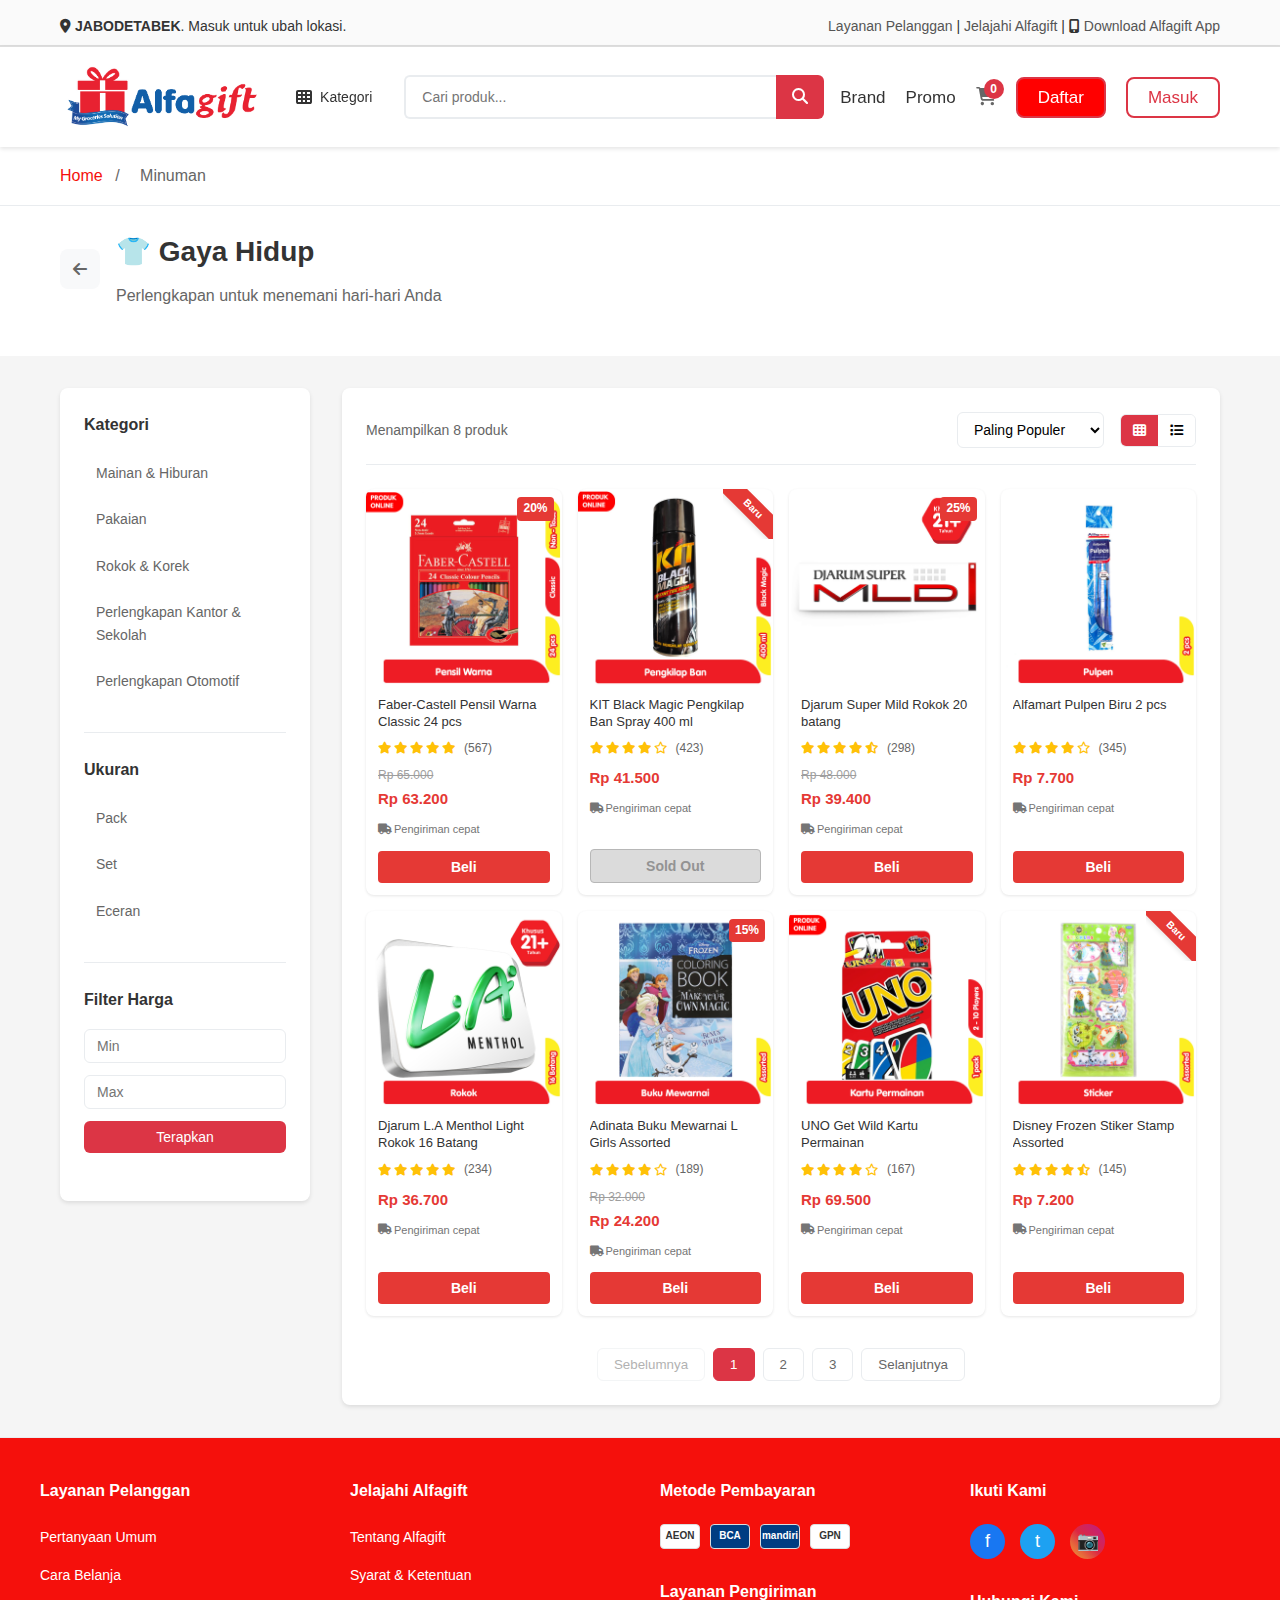
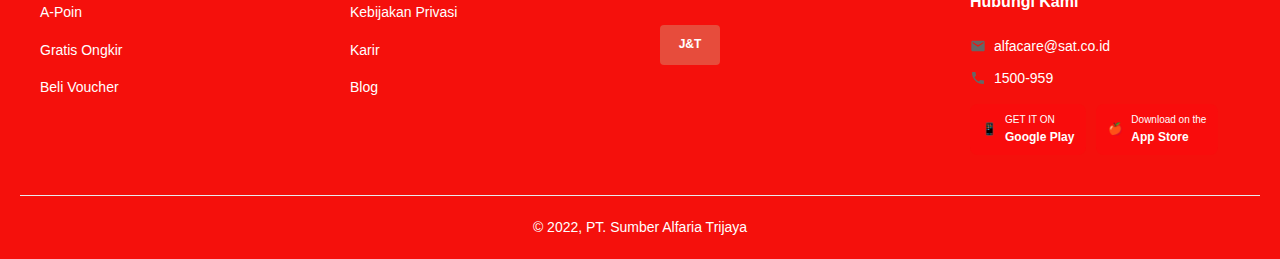
<file: lifestyle.html>
<!DOCTYPE html>
<html lang="id">
<head>
    <meta charset="UTF-8">
    <meta name="viewport" content="width=device-width, initial-scale=1.0">
    <title>Minuman - Alfagift</title>
    <link rel="icon" type="image/png" href="assets/alfagift.png">
    <link rel="stylesheet" href="index.css">
    <link rel="stylesheet" href="https://cdnjs.cloudflare.com/ajax/libs/font-awesome/6.4.0/css/all.min.css">
</head>
<body>
    <!-- Header -->
      <header>
    <!-- Top Bar -->
    <div class="top-bar">
      <div class="container" style="display: flex; justify-content: space-between; align-items: center; font-size: 14px;">
        <div style="display: flex; align-items: center;">
          <i class="fas fa-map-marker-alt" style="margin-right: 4px;"></i>
          <strong>JABODETABEK</strong>. Masuk untuk ubah lokasi.
        </div>
        <div>
          <a href="#">Layanan Pelanggan</a> |
          <a href="#">Jelajahi Alfagift</a> |
          <i class="fas fa-mobile-alt"></i> <a href="#">Download Alfagift App</a>
        </div>
      </div>
    </div>

    <!-- Navigation Bar -->
    <nav class="navbar" style="background-color: white; border-top: 1px solid #ddd; padding: 10px 0;">
      <div class="container" style="display: flex; align-items: center; gap: 16px;">
        <img src="/assets/logo.png" alt="Logo Alfagift" style="height: 80px;">

        <!-- Category Dropdown -->
        <div class="category-dropdown">
            <button class="category-btn" aria-label="Buka Kategori">
                <i class="fas fa-th"></i> Kategori
            </button>
            
            <!-- Dropdown Menu -->
            <div class="dropdown-menu">
                <div class="dropdown-content">
                    <h3>Kategori</h3>
                    <ul class="category-list">
                        <li class="category-item">
                            <a href="kebutuhan-dapur.html" class="category-link">
                                <span class="category-icon-item">🍳</span>
                                <span>Kebutuhan Dapur</span>
                                <span class="arrow">›</span>
                            </a>
                        </li>
                        <li class="category-item">
                            <a href="ibu-anak.html" class="category-link">
                                <span class="category-icon-item">👶</span>
                                <span>Kebutuhan Ibu & Anak</span>
                                <span class="arrow">›</span>
                            </a>
                        </li>
                        <li class="category-item">
                            <a href="kebutuhan-rumah.html" class="category-link">
                                <span class="category-icon-item">🏠</span>
                                <span>Kebutuhan Rumah</span>
                                <span class="arrow">›</span>
                            </a>
                        </li>
                        <li class="category-item">
                            <a href="makanan.html" class="category-link">
                                <span class="category-icon-item">🍕</span>
                                <span>Makanan</span>
                                <span class="arrow">›</span>
                            </a>
                        </li>
                        <li class="category-item">
                            <a href="minuman.html" class="category-link">
                                <span class="category-icon-item">🥤</span>
                                <span>Minuman</span>
                                <span class="arrow">›</span>
                            </a>
                        </li>
                        <li class="category-item">
                            <a href="produk-segar.html" class="category-link">
                                <span class="category-icon-item">🥩</span>
                                <span>Produk Segar & Beku</span>
                                <span class="arrow">›</span>
                            </a>
                        </li>
                        <li class="category-item">
                            <a href="personal-care.html" class="category-link">
                                <span class="category-icon-item">🧴</span>
                                <span>Personal Care</span>
                                <span class="arrow">›</span>
                            </a>
                        </li>
                       <li class="category-item">
                            <a href="kebutuhan-kesehatan.html" class="category-link">
                                <span class="category-icon-item">💊</span>
                                <span>Kebutuhan Kesehatan</span>
                                <span class="arrow">›</span>
                            </a>
                        </li>
                        <li class="category-item">
                            <a href="lifestyle.html" class="category-link">
                                <span class="category-icon-item">👕</span>
                                <span>Gaya Hidup</span>
                                <span class="arrow">›</span>
                            </a>
                        </li>
                        <li class="category-item">
                            <a href="pet.html" class="category-link">
                                <span class="category-icon-item">🐕</span>
                                <span>Makanan Peliharaan</span>
                                <span class="arrow">›</span>
                            </a>
                        </li>
                    </ul>
                </div>
            </div>
        </div>

        <div class="search-container">
          <input type="text" placeholder="Cari produk..." class="search-input">
          <button class="search-btn" aria-label="Cari">
            <i class="fas fa-search"></i>
          </button>
        </div>

        <div class="nav-menu">
          <a href="#" class="nav-link">Brand</a>
          <a href="#" class="nav-link">Promo</a>
          <button class="cart-btn" aria-label="Keranjang">
            <i class="fas fa-shopping-cart"></i>
            <span class="cart-badge">0</span>
          </button>
          <a href="register.html" class="btn btn-daftar">Daftar</a>
          <a href="register.html" class="btn btn-masuk">Masuk</a>
        </div>
      </div>
    </nav>
  </header>

    <!-- Breadcrumb -->
    <div class="breadcrumb">
        <div class="container">
            <a href="index.html">Home</a>
            <span>/</span>
            <span>Minuman</span>
        </div>
    </div>

    <!-- Page Header -->
    <div class="page-header">
        <div class="container">
            <div class="page-header-content">
                <a href="index.html" class="back-btn">
                    <i class="fas fa-arrow-left"></i>
                </a>
                <div class="page-title">
                    <h1>👕 Gaya Hidup</h1>
                    <p>Perlengkapan untuk menemani hari-hari Anda</p>
                </div>
            </div>
        </div>
    </div>

    <!-- Main Content -->
    <div class="category-page">
        <div class="container">
            <div class="category-layout">
                <!-- Sidebar -->
                <aside class="sidebar">
                    <div class="filter-section">
                        <h3>Kategori</h3>
                        <ul class="filter-list">
                            <li><a href="#">Mainan & Hiburan</a></li>
                            <li><a href="#">Pakaian</a></li>
                            <li><a href="#">Rokok & Korek</a></li>
                            <li><a href="#">Perlengkapan Kantor & Sekolah</a></li>
                            <li><a href="#">Perlengkapan Otomotif</a></li>
                        </ul>
                    </div>

                    <div class="filter-section">
                        <h3>Ukuran</h3>
                        <ul class="filter-list">
                            <li><a href="#">Pack</a></li>
                            <li><a href="#">Set</a></li>
                            <li><a href="#">Eceran</a></li>
                        </ul>
                    </div>

                    <div class="filter-section">
                        <h3>Filter Harga</h3>
                        <div class="price-filter">
                            <input type="number" placeholder="Min" class="price-input">
                            <input type="number" placeholder="Max" class="price-input">
                            <button class="apply-btn">Terapkan</button>
                        </div>
                    </div>
                </aside>

                <!-- Main Content -->
                <main class="main-content">
                    <!-- Toolbar -->
                    <div class="toolbar">
                        <div class="results-count">
                            <span>Menampilkan 8 produk</span>
                        </div>
                        <div class="toolbar-controls">
                            <select class="sort-select">
                                <option value="popular">Paling Populer</option>
                                <option value="newest">Terbaru</option>
                                <option value="price-low">Harga Terendah</option>
                                <option value="price-high">Harga Tertinggi</option>
                                <option value="rating">Rating Tertinggi</option>
                            </select>
                            <div class="view-toggle">
                                <button class="view-btn active">
                                    <i class="fas fa-th"></i>
                                </button>
                                <button class="view-btn">
                                    <i class="fas fa-list"></i>
                                </button>
                            </div>
                        </div>
                    </div>

                    <!-- Products Grid -->
                    <div class="product-grid category-products">
                        <div class="product-card">
                            <div class="product-image">
                                <img src="/assets/faber castell.jpg" alt="Pensil Warna">
                                <span class="discount-badge">20%</span>
                            </div>
                            <div class="product-info">
                                <h3 class="product-name">Faber-Castell Pensil Warna Classic 24 pcs</h3>
                                <div class="rating">
                                    <div class="stars">
                                        <i class="fas fa-star"></i>
                                        <i class="fas fa-star"></i>
                                        <i class="fas fa-star"></i>
                                        <i class="fas fa-star"></i>
                                        <i class="fas fa-star"></i>
                                    </div>
                                    <span class="rating-count">(567)</span>
                                </div>
                                <p class="original-price">Rp 65.000</p>
                                <p class="price">Rp 63.200</p>
                                <div class="shipping">
                                    <i class="fas fa-truck shipping-icon"></i>
                                    Pengiriman cepat
                                </div>
                                <button class="buy-button">Beli</button>
                            </div>
                        </div>

                        <div class="product-card">
                            <div class="product-image">
                                <img src="/assets/kit black.jpg" alt="Pengkilap Ban">
                                <div class="product-ribbon">
                                    <span>Baru</span>
                                </div>
                            </div>
                            <div class="product-info">
                                <h3 class="product-name">KIT Black Magic Pengkilap Ban Spray 400 ml</h3>
                                <div class="rating">
                                    <div class="stars">
                                        <i class="fas fa-star"></i>
                                        <i class="fas fa-star"></i>
                                        <i class="fas fa-star"></i>
                                        <i class="fas fa-star"></i>
                                        <i class="far fa-star"></i>
                                    </div>
                                    <span class="rating-count">(423)</span>
                                </div>
                                <p class="price">Rp 41.500</p>
                                <div class="shipping">
                                    <i class="fas fa-truck shipping-icon"></i>
                                    Pengiriman cepat
                                </div>
                                <button class="buy-button sold-out" disabled>Sold Out</button>
                            </div>
                        </div>

                        <div class="product-card">
                            <div class="product-image">
                                <img src="/assets/djarum super.jpg" alt="Rokok">
                                <span class="discount-badge">25%</span>
                            </div>
                            <div class="product-info">
                                <h3 class="product-name">Djarum Super Mild Rokok 20 batang</h3>
                                <div class="rating">
                                    <div class="stars">
                                        <i class="fas fa-star"></i>
                                        <i class="fas fa-star"></i>
                                        <i class="fas fa-star"></i>
                                        <i class="fas fa-star"></i>
                                        <i class="fas fa-star-half-alt"></i>
                                    </div>
                                    <span class="rating-count">(298)</span>
                                </div>
                                <p class="original-price">Rp 48.000</p>
                                <p class="price">Rp 39.400</p>
                                <div class="shipping">
                                    <i class="fas fa-truck shipping-icon"></i>
                                    Pengiriman cepat
                                </div>
                                <button class="buy-button">Beli</button>
                            </div>
                        </div>

                        <div class="product-card">
                            <div class="product-image">
                                <img src="/assets/alfa pulpen.jpg" alt="Pulpen">
                            </div>
                            <div class="product-info">
                                <h3 class="product-name">Alfamart Pulpen Biru 2 pcs</h3>
                                <div class="rating">
                                    <div class="stars">
                                        <i class="fas fa-star"></i>
                                        <i class="fas fa-star"></i>
                                        <i class="fas fa-star"></i>
                                        <i class="fas fa-star"></i>
                                        <i class="far fa-star"></i>
                                    </div>
                                    <span class="rating-count">(345)</span>
                                </div>
                                <p class="price">Rp 7.700</p>
                                <div class="shipping">
                                    <i class="fas fa-truck shipping-icon"></i>
                                    Pengiriman cepat
                                </div>
                                <button class="buy-button">Beli</button>
                            </div>
                        </div>

                        <div class="product-card">
                            <div class="product-image">
                                <img src="/assets/djarum menthol.jpg" alt="Rokok">
                            </div>
                            <div class="product-info">
                                <h3 class="product-name">Djarum L.A Menthol Light Rokok 16 Batang</h3>
                                <div class="rating">
                                    <div class="stars">
                                        <i class="fas fa-star"></i>
                                        <i class="fas fa-star"></i>
                                        <i class="fas fa-star"></i>
                                        <i class="fas fa-star"></i>
                                        <i class="fas fa-star"></i>
                                    </div>
                                    <span class="rating-count">(234)</span>
                                </div>
                                <p class="price">Rp 36.700</p>
                                <div class="shipping">
                                    <i class="fas fa-truck shipping-icon"></i>
                                    Pengiriman cepat
                                </div>
                                <button class="buy-button">Beli</button>
                            </div>
                        </div>

                        <div class="product-card">
                            <div class="product-image">
                                <img src="/assets/adinata buku.jpg" alt="Buku Warna">
                                <span class="discount-badge">15%</span>
                            </div>
                            <div class="product-info">
                                <h3 class="product-name">Adinata Buku Mewarnai L Girls Assorted</h3>
                                <div class="rating">
                                    <div class="stars">
                                        <i class="fas fa-star"></i>
                                        <i class="fas fa-star"></i>
                                        <i class="fas fa-star"></i>
                                        <i class="fas fa-star"></i>
                                        <i class="far fa-star"></i>
                                    </div>
                                    <span class="rating-count">(189)</span>
                                </div>
                                <p class="original-price">Rp 32.000</p>
                                <p class="price">Rp 24.200</p>
                                <div class="shipping">
                                    <i class="fas fa-truck shipping-icon"></i>
                                    Pengiriman cepat
                                </div>
                                <button class="buy-button">Beli</button>
                            </div>
                        </div>

                        <div class="product-card">
                            <div class="product-image">
                                <img src="/assets/uno kartu.jpg" alt="Kartu">
                            </div>
                            <div class="product-info">
                                <h3 class="product-name">UNO Get Wild Kartu Permainan</h3>
                                <div class="rating">
                                    <div class="stars">
                                        <i class="fas fa-star"></i>
                                        <i class="fas fa-star"></i>
                                        <i class="fas fa-star"></i>
                                        <i class="fas fa-star"></i>
                                        <i class="far fa-star"></i>
                                    </div>
                                    <span class="rating-count">(167)</span>
                                </div>
                                <p class="price">Rp 69.500</p>
                                <div class="shipping">
                                    <i class="fas fa-truck shipping-icon"></i>
                                    Pengiriman cepat
                                </div>
                                <button class="buy-button">Beli</button>
                            </div>
                        </div>

                        <div class="product-card">
                            <div class="product-image">
                                <img src="/assets/disney stiker.jpg" alt="Stamp">
                                <div class="product-ribbon">
                                    <span>Baru</span>
                                </div>
                            </div>
                            <div class="product-info">
                                <h3 class="product-name">Disney Frozen Stiker Stamp Assorted</h3>
                                <div class="rating">
                                    <div class="stars">
                                        <i class="fas fa-star"></i>
                                        <i class="fas fa-star"></i>
                                        <i class="fas fa-star"></i>
                                        <i class="fas fa-star"></i>
                                        <i class="fas fa-star-half-alt"></i>
                                    </div>
                                    <span class="rating-count">(145)</span>
                                </div>
                                <p class="price">Rp 7.200</p>
                                <div class="shipping">
                                    <i class="fas fa-truck shipping-icon"></i>
                                    Pengiriman cepat
                                </div>
                                <button class="buy-button">Beli</button>
                            </div>
                        </div>
                    </div>

                    <!-- Pagination -->
                    <div class="pagination">
                        <button class="page-btn" disabled>Sebelumnya</button>
                        <button class="page-btn active">1</button>
                        <button class="page-btn">2</button>
                        <button class="page-btn">3</button>
                        <button class="page-btn">Selanjutnya</button>
                    </div>
                </main>
            </div>
        </div>
    </div>

    <!-- Footer -->
  <footer class="footer">
      <div class="footer-container">
          <!-- Layanan Pelanggan -->
          <div class="footer-section">
              <h3>Layanan Pelanggan</h3>
              <ul>
                  <li><a href="#">Pertanyaan Umum</a></li>
                  <li><a href="#">Cara Belanja</a></li>
                  <li><a href="#">A-Poin</a></li>
                  <li><a href="#">Gratis Ongkir</a></li>
                  <li><a href="#">Beli Voucher</a></li>
              </ul>
          </div>

          <!-- Jelajahi Alfagift -->
          <div class="footer-section">
              <h3>Jelajahi Alfagift</h3>
              <ul>
                  <li><a href="#">Tentang Alfagift</a></li>
                  <li><a href="#">Syarat & Ketentuan</a></li>
                  <li><a href="#">Kebijakan Privasi</a></li>
                  <li><a href="#">Karir</a></li>
                  <li><a href="#">Blog</a></li>
              </ul>
          </div>

          <!-- Metode Pembayaran & Layanan Pengiriman -->
          <div class="footer-section">
              <h3>Metode Pembayaran</h3>
              <div class="payment-methods">
                  <div class="payment-logo">AEON</div>
                  <div class="payment-logo bca">BCA</div>
                  <div class="payment-logo mandiri">mandiri</div>
                  <div class="payment-logo">GPN</div>
              </div>
              
              <h3 class="delivery-title">Layanan Pengiriman</h3>
              <div class="delivery-service">
                  <div class="delivery-logo">J&T</div>
              </div>
          </div>

          <!-- Ikuti Kami & Hubungi Kami -->
          <div class="footer-section">
              <h3>Ikuti Kami</h3>
              <div class="social-media">
                  <a href="#" class="social-icon facebook">f</a>
                  <a href="#" class="social-icon twitter">t</a>
                  <a href="#" class="social-icon instagram">📷</a>
              </div>

              <h3 class="contact-title">Hubungi Kami</h3>
              <div class="contact-info">
                  <div class="contact-item email">alfacare@sat.co.id</div>
                  <div class="contact-item phone">1500-959</div>
              </div>

              <div class="app-downloads">
                  <a href="#" class="google-play">
                      <span>📱</span>
                      <div>
                          <div class="app-subtitle">GET IT ON</div>
                          <div class="app-title">Google Play</div>
                      </div>
                  </a>
                  <a href="#" class="app-store">
                      <span>🍎</span>
                      <div>
                          <div class="app-subtitle">Download on the</div>
                          <div class="app-title">App Store</div>
                      </div>
                  </a>
              </div>
          </div>
      </div>

      <div class="copyright">
          © 2022, PT. Sumber Alfaria Trijaya
      </div>
  </footer>

  <script src="script.js"></script>
</body>
</html>
</file>
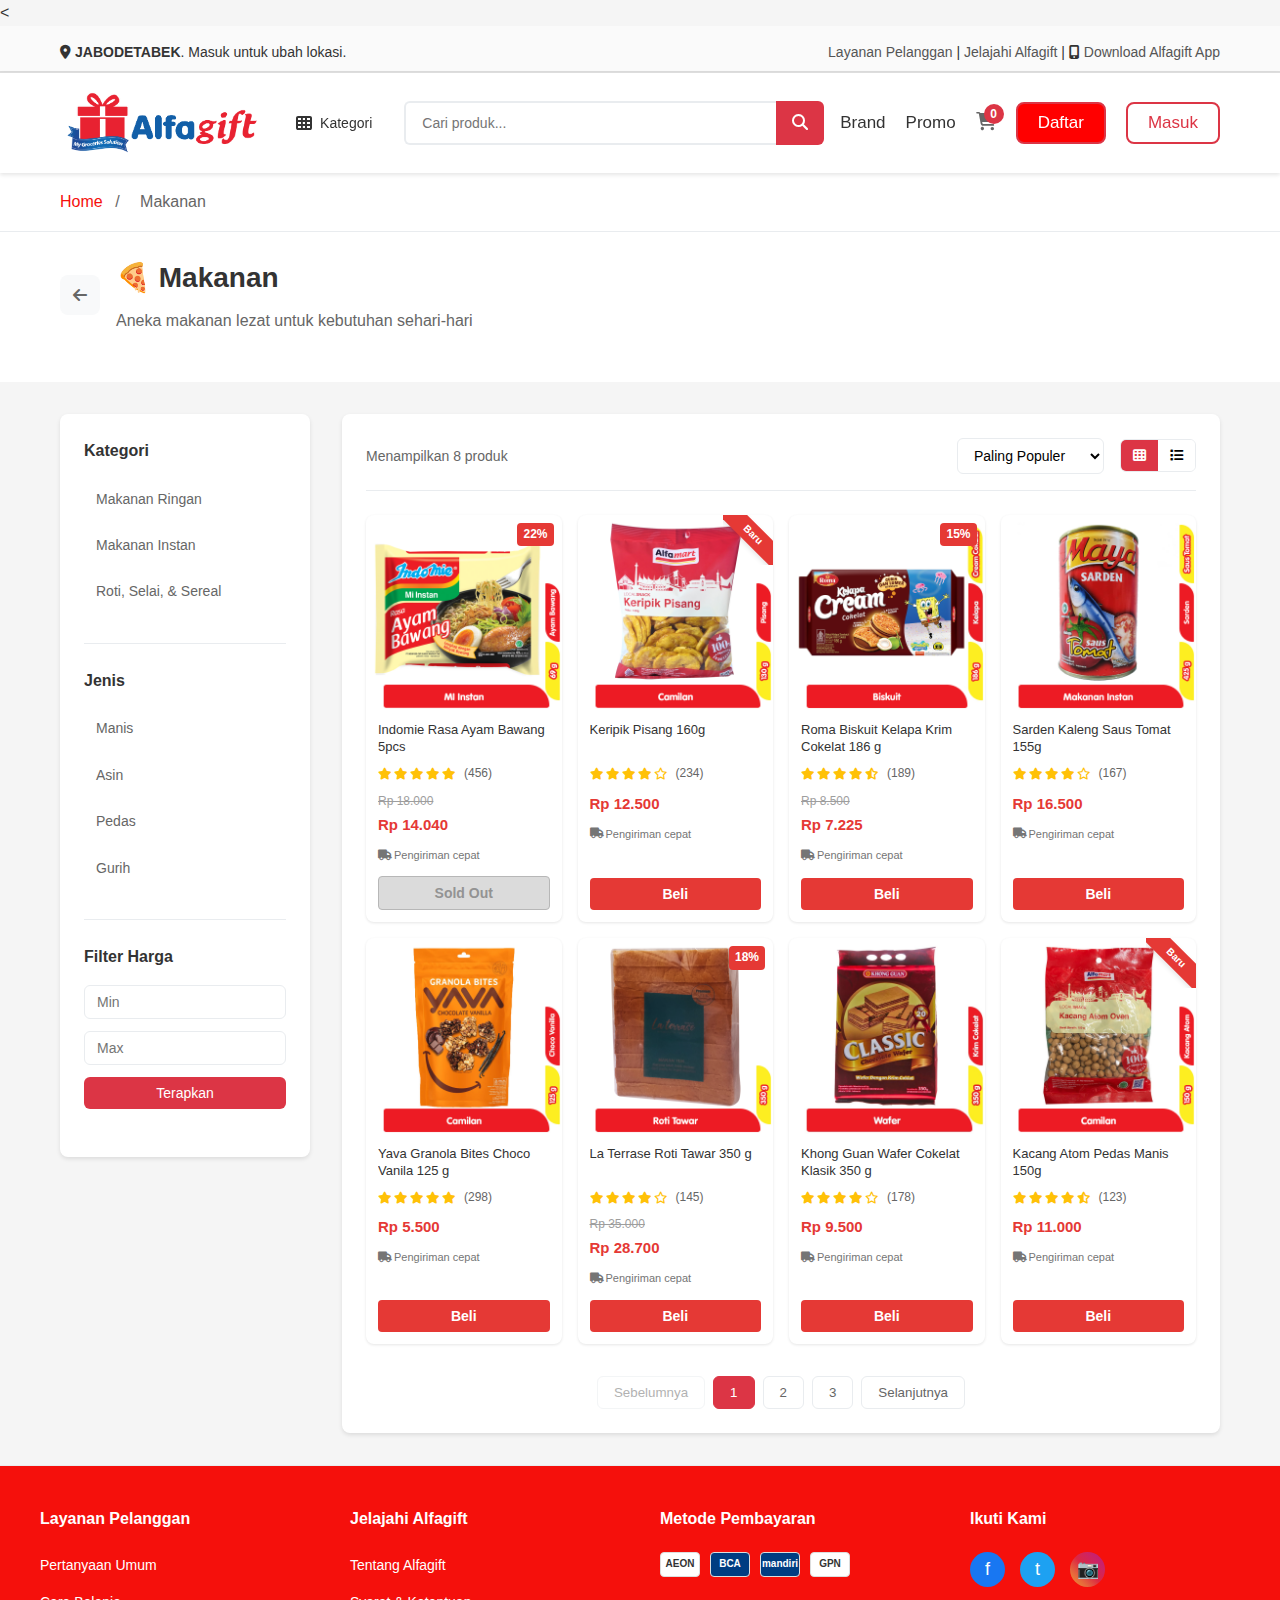
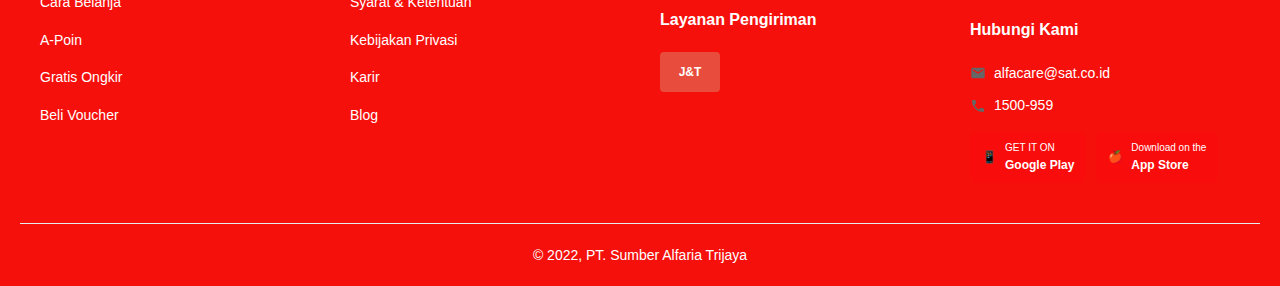
<file: makanan.html>
<!DOCTYPE html>
<html lang="id">
<head>
    <meta charset="UTF-8">
    <meta name="viewport" content="width=device-width, initial-scale=1.0">
    <title>Makanan - Alfagift</title>
    <link rel="icon" type="image/png" href="assets/alfagift.png">
    <link rel="stylesheet" href="index.css">
    <link rel="stylesheet" href="https://cdnjs.cloudflare.com/ajax/libs/font-awesome/6.4.0/css/all.min.css">
</head>
<body>
    <!-- Header -->
    <  <header>
    <!-- Top Bar -->
    <div class="top-bar">
      <div class="container" style="display: flex; justify-content: space-between; align-items: center; font-size: 14px;">
        <div style="display: flex; align-items: center;">
          <i class="fas fa-map-marker-alt" style="margin-right: 4px;"></i>
          <strong>JABODETABEK</strong>. Masuk untuk ubah lokasi.
        </div>
        <div>
          <a href="#">Layanan Pelanggan</a> |
          <a href="#">Jelajahi Alfagift</a> |
          <i class="fas fa-mobile-alt"></i> <a href="#">Download Alfagift App</a>
        </div>
      </div>
    </div>

    <!-- Navigation Bar -->
    <nav class="navbar" style="background-color: white; border-top: 1px solid #ddd; padding: 10px 0;">
      <div class="container" style="display: flex; align-items: center; gap: 16px;">
        <img src="/assets/logo.png" alt="Logo Alfagift" style="height: 80px;">

        <!-- Category Dropdown -->
        <div class="category-dropdown">
            <button class="category-btn" aria-label="Buka Kategori">
                <i class="fas fa-th"></i> Kategori
            </button>
            
            <!-- Dropdown Menu -->
            <div class="dropdown-menu">
                <div class="dropdown-content">
                    <h3>Kategori</h3>
                    <ul class="category-list">
                        <li class="category-item">
                            <a href="kebutuhan-dapur.html" class="category-link">
                                <span class="category-icon-item">🍳</span>
                                <span>Kebutuhan Dapur</span>
                                <span class="arrow">›</span>
                            </a>
                        </li>
                        <li class="category-item">
                            <a href="ibu-anak.html" class="category-link">
                                <span class="category-icon-item">👶</span>
                                <span>Kebutuhan Ibu & Anak</span>
                                <span class="arrow">›</span>
                            </a>
                        </li>
                        <li class="category-item">
                            <a href="kebutuhan-rumah.html" class="category-link">
                                <span class="category-icon-item">🏠</span>
                                <span>Kebutuhan Rumah</span>
                                <span class="arrow">›</span>
                            </a>
                        </li>
                        <li class="category-item">
                            <a href="makanan.html" class="category-link">
                                <span class="category-icon-item">🍕</span>
                                <span>Makanan</span>
                                <span class="arrow">›</span>
                            </a>
                        </li>
                        <li class="category-item">
                            <a href="minuman.html" class="category-link">
                                <span class="category-icon-item">🥤</span>
                                <span>Minuman</span>
                                <span class="arrow">›</span>
                            </a>
                        </li>
                        <li class="category-item">
                            <a href="produk-segar.html" class="category-link">
                                <span class="category-icon-item">🥩</span>
                                <span>Produk Segar & Beku</span>
                                <span class="arrow">›</span>
                            </a>
                        </li>
                        <li class="category-item">
                            <a href="personal-care.html" class="category-link">
                                <span class="category-icon-item">🧴</span>
                                <span>Personal Care</span>
                                <span class="arrow">›</span>
                            </a>
                        </li>
                        <li class="category-item">
                            <a href="kebutuhan-kesehatan.html" class="category-link">
                                <span class="category-icon-item">💊</span>
                                <span>Kebutuhan Kesehatan</span>
                                <span class="arrow">›</span>
                            </a>
                        </li>
                        <li class="category-item">
                            <a href="lifestyle.html" class="category-link">
                                <span class="category-icon-item">👕</span>
                                <span>Gaya Hidup</span>
                                <span class="arrow">›</span>
                            </a>
                        </li>
                        <li class="category-item">
                            <a href="pet.html" class="category-link">
                                <span class="category-icon-item">🐕</span>
                                <span>Makanan Peliharaan</span>
                                <span class="arrow">›</span>
                            </a>
                        </li>
                            </a>
                        </li>
                    </ul>
                </div>
            </div>
        </div>

        <div class="search-container">
          <input type="text" placeholder="Cari produk..." class="search-input">
          <button class="search-btn" aria-label="Cari">
            <i class="fas fa-search"></i>
          </button>
        </div>

        <div class="nav-menu">
          <a href="#" class="nav-link">Brand</a>
          <a href="#" class="nav-link">Promo</a>
          <button class="cart-btn" aria-label="Keranjang">
            <i class="fas fa-shopping-cart"></i>
            <span class="cart-badge">0</span>
          </button>
          <a href="register.html" class="btn btn-daftar">Daftar</a>
          <a href="register.html" class="btn btn-masuk">Masuk</a>
        </div>
      </div>
    </nav>
  </header>

    <!-- Breadcrumb -->
    <div class="breadcrumb">
        <div class="container">
            <a href="index.html">Home</a>
            <span>/</span>
            <span>Makanan</span>
        </div>
    </div>

    <!-- Page Header -->
    <div class="page-header">
        <div class="container">
            <div class="page-header-content">
                <a href="index.html" class="back-btn">
                    <i class="fas fa-arrow-left"></i>
                </a>
                <div class="page-title">
                    <h1>🍕 Makanan</h1>
                    <p>Aneka makanan lezat untuk kebutuhan sehari-hari</p>
                </div>
            </div>
        </div>
    </div>

    <!-- Main Content -->
    <div class="category-page">
        <div class="container">
            <div class="category-layout">
                <!-- Sidebar -->
                <aside class="sidebar">
                    <div class="filter-section">
                        <h3>Kategori</h3>
                        <ul class="filter-list">
                            <li><a href="#">Makanan Ringan</a></li>
                            <li><a href="#">Makanan Instan</a></li>
                            <li><a href="#">Roti, Selai, & Sereal</a></li>
                        </ul>
                    </div>

                    <div class="filter-section">
                        <h3>Jenis</h3>
                        <ul class="filter-list">
                            <li><a href="#">Manis</a></li>
                            <li><a href="#">Asin</a></li>
                            <li><a href="#">Pedas</a></li>
                            <li><a href="#">Gurih</a></li>
                        </ul>
                    </div>

                    <div class="filter-section">
                        <h3>Filter Harga</h3>
                        <div class="price-filter">
                            <input type="number" placeholder="Min" class="price-input">
                            <input type="number" placeholder="Max" class="price-input">
                            <button class="apply-btn">Terapkan</button>
                        </div>
                    </div>
                </aside>

                <!-- Main Content -->
                <main class="main-content">
                    <!-- Toolbar -->
                    <div class="toolbar">
                        <div class="results-count">
                            <span>Menampilkan 8 produk</span>
                        </div>
                        <div class="toolbar-controls">
                            <select class="sort-select">
                                <option value="popular">Paling Populer</option>
                                <option value="newest">Terbaru</option>
                                <option value="price-low">Harga Terendah</option>
                                <option value="price-high">Harga Tertinggi</option>
                                <option value="rating">Rating Tertinggi</option>
                            </select>
                            <div class="view-toggle">
                                <button class="view-btn active">
                                    <i class="fas fa-th"></i>
                                </button>
                                <button class="view-btn">
                                    <i class="fas fa-list"></i>
                                </button>
                            </div>
                        </div>
                    </div>

                    <!-- Products Grid -->
                    <div class="product-grid category-products">
                        <div class="product-card">
                            <div class="product-image">
                                <img src="/assets/ayam bawang.jpg" alt="Mie Instan">
                                <span class="discount-badge">22%</span>
                            </div>
                            <div class="product-info">
                                <h3 class="product-name">Indomie Rasa Ayam Bawang 5pcs</h3>
                                <div class="rating">
                                    <div class="stars">
                                        <i class="fas fa-star"></i>
                                        <i class="fas fa-star"></i>
                                        <i class="fas fa-star"></i>
                                        <i class="fas fa-star"></i>
                                        <i class="fas fa-star"></i>
                                    </div>
                                    <span class="rating-count">(456)</span>
                                </div>
                                <p class="original-price">Rp 18.000</p>
                                <p class="price">Rp 14.040</p>
                                <div class="shipping">
                                    <i class="fas fa-truck shipping-icon"></i>
                                    Pengiriman cepat
                                </div>
                                <button class="buy-button sold-out" disabled>Sold Out</button>
                            </div>
                        </div>

                        <div class="product-card">
                            <div class="product-image">
                                <img src="/assets/keripik.jpg" alt="Keripik Pisang">
                                <div class="product-ribbon">
                                    <span>Baru</span>
                                </div>
                            </div>
                            <div class="product-info">
                                <h3 class="product-name">Keripik Pisang 160g</h3>
                                <div class="rating">
                                    <div class="stars">
                                        <i class="fas fa-star"></i>
                                        <i class="fas fa-star"></i>
                                        <i class="fas fa-star"></i>
                                        <i class="fas fa-star"></i>
                                        <i class="far fa-star"></i>
                                    </div>
                                    <span class="rating-count">(234)</span>
                                </div>
                                <p class="price">Rp 12.500</p>
                                <div class="shipping">
                                    <i class="fas fa-truck shipping-icon"></i>
                                    Pengiriman cepat
                                </div>
                                <button class="buy-button">Beli</button>
                            </div>
                        </div>

                        <div class="product-card">
                            <div class="product-image">
                                <img src="/assets/biskuit.jpg" alt="Biskuit Coklat">
                                <span class="discount-badge">15%</span>
                            </div>
                            <div class="product-info">
                                <h3 class="product-name">Roma Biskuit Kelapa Krim Cokelat 186 g</h3>
                                <div class="rating">
                                    <div class="stars">
                                        <i class="fas fa-star"></i>
                                        <i class="fas fa-star"></i>
                                        <i class="fas fa-star"></i>
                                        <i class="fas fa-star"></i>
                                        <i class="fas fa-star-half-alt"></i>
                                    </div>
                                    <span class="rating-count">(189)</span>
                                </div>
                                <p class="original-price">Rp 8.500</p>
                                <p class="price">Rp 7.225</p>
                                <div class="shipping">
                                    <i class="fas fa-truck shipping-icon"></i>
                                    Pengiriman cepat
                                </div>
                                <button class="buy-button">Beli</button>
                            </div>
                        </div>

                        <div class="product-card">
                            <div class="product-image">
                                <img src="/assets/sarden.jpg" alt="Sarden Kaleng">
                            </div>
                            <div class="product-info">
                                <h3 class="product-name">Sarden Kaleng Saus Tomat 155g</h3>
                                <div class="rating">
                                    <div class="stars">
                                        <i class="fas fa-star"></i>
                                        <i class="fas fa-star"></i>
                                        <i class="fas fa-star"></i>
                                        <i class="fas fa-star"></i>
                                        <i class="far fa-star"></i>
                                    </div>
                                    <span class="rating-count">(167)</span>
                                </div>
                                <p class="price">Rp 16.500</p>
                                <div class="shipping">
                                    <i class="fas fa-truck shipping-icon"></i>
                                    Pengiriman cepat
                                </div>
                                <button class="buy-button">Beli</button>
                            </div>
                        </div>

                        <div class="product-card">
                            <div class="product-image">
                                <img src="/assets/granola.jpg" alt="Granola">
                            </div>
                            <div class="product-info">
                                <h3 class="product-name">Yava Granola Bites Choco Vanila 125 g</h3>
                                <div class="rating">
                                    <div class="stars">
                                        <i class="fas fa-star"></i>
                                        <i class="fas fa-star"></i>
                                        <i class="fas fa-star"></i>
                                        <i class="fas fa-star"></i>
                                        <i class="fas fa-star"></i>
                                    </div>
                                    <span class="rating-count">(298)</span>
                                </div>
                                <p class="price">Rp 5.500</p>
                                <div class="shipping">
                                    <i class="fas fa-truck shipping-icon"></i>
                                    Pengiriman cepat
                                </div>
                                <button class="buy-button">Beli</button>
                            </div>
                        </div>

                        <div class="product-card">
                            <div class="product-image">
                                <img src="/assets/roti.jpg" alt="Roti Tawar">
                                <span class="discount-badge">18%</span>
                            </div>
                            <div class="product-info">
                                <h3 class="product-name">La Terrase Roti Tawar 350 g</h3>
                                <div class="rating">
                                    <div class="stars">
                                        <i class="fas fa-star"></i>
                                        <i class="fas fa-star"></i>
                                        <i class="fas fa-star"></i>
                                        <i class="fas fa-star"></i>
                                        <i class="far fa-star"></i>
                                    </div>
                                    <span class="rating-count">(145)</span>
                                </div>
                                <p class="original-price">Rp 35.000</p>
                                <p class="price">Rp 28.700</p>
                                <div class="shipping">
                                    <i class="fas fa-truck shipping-icon"></i>
                                    Pengiriman cepat
                                </div>
                                <button class="buy-button">Beli</button>
                            </div>
                        </div>

                        <div class="product-card">
                            <div class="product-image">
                                <img src="/assets/wafer.jpg" alt="Wafer Coklat">
                            </div>
                            <div class="product-info">
                                <h3 class="product-name">Khong Guan Wafer Cokelat Klasik 350 g</h3>
                                <div class="rating">
                                    <div class="stars">
                                        <i class="fas fa-star"></i>
                                        <i class="fas fa-star"></i>
                                        <i class="fas fa-star"></i>
                                        <i class="fas fa-star"></i>
                                        <i class="far fa-star"></i>
                                    </div>
                                    <span class="rating-count">(178)</span>
                                </div>
                                <p class="price">Rp 9.500</p>
                                <div class="shipping">
                                    <i class="fas fa-truck shipping-icon"></i>
                                    Pengiriman cepat
                                </div>
                                <button class="buy-button">Beli</button>
                            </div>
                        </div>

                        <div class="product-card">
                            <div class="product-image">
                                <img src="/assets/atom.jpg" alt="Kacang Atom">
                                <div class="product-ribbon">
                                    <span>Baru</span>
                                </div>
                            </div>
                            <div class="product-info">
                                <h3 class="product-name">Kacang Atom Pedas Manis 150g</h3>
                                <div class="rating">
                                    <div class="stars">
                                        <i class="fas fa-star"></i>
                                        <i class="fas fa-star"></i>
                                        <i class="fas fa-star"></i>
                                        <i class="fas fa-star"></i>
                                        <i class="fas fa-star-half-alt"></i>
                                    </div>
                                    <span class="rating-count">(123)</span>
                                </div>
                                <p class="price">Rp 11.000</p>
                                <div class="shipping">
                                    <i class="fas fa-truck shipping-icon"></i>
                                    Pengiriman cepat
                                </div>
                                <button class="buy-button">Beli</button>
                            </div>
                        </div>
                    </div>

                    <!-- Pagination -->
                    <div class="pagination">
                        <button class="page-btn" disabled>Sebelumnya</button>
                        <button class="page-btn active">1</button>
                        <button class="page-btn">2</button>
                        <button class="page-btn">3</button>
                        <button class="page-btn">Selanjutnya</button>
                    </div>
                </main>
            </div>
        </div>
    </div>

<!-- Footer -->
  <footer class="footer">
      <div class="footer-container">
          <!-- Layanan Pelanggan -->
          <div class="footer-section">
              <h3>Layanan Pelanggan</h3>
              <ul>
                  <li><a href="#">Pertanyaan Umum</a></li>
                  <li><a href="#">Cara Belanja</a></li>
                  <li><a href="#">A-Poin</a></li>
                  <li><a href="#">Gratis Ongkir</a></li>
                  <li><a href="#">Beli Voucher</a></li>
              </ul>
          </div>

          <!-- Jelajahi Alfagift -->
          <div class="footer-section">
              <h3>Jelajahi Alfagift</h3>
              <ul>
                  <li><a href="#">Tentang Alfagift</a></li>
                  <li><a href="#">Syarat & Ketentuan</a></li>
                  <li><a href="#">Kebijakan Privasi</a></li>
                  <li><a href="#">Karir</a></li>
                  <li><a href="#">Blog</a></li>
              </ul>
          </div>

          <!-- Metode Pembayaran & Layanan Pengiriman -->
          <div class="footer-section">
              <h3>Metode Pembayaran</h3>
              <div class="payment-methods">
                  <div class="payment-logo">AEON</div>
                  <div class="payment-logo bca">BCA</div>
                  <div class="payment-logo mandiri">mandiri</div>
                  <div class="payment-logo">GPN</div>
              </div>
              
              <h3 class="delivery-title">Layanan Pengiriman</h3>
              <div class="delivery-service">
                  <div class="delivery-logo">J&T</div>
              </div>
          </div>

          <!-- Ikuti Kami & Hubungi Kami -->
          <div class="footer-section">
              <h3>Ikuti Kami</h3>
              <div class="social-media">
                  <a href="#" class="social-icon facebook">f</a>
                  <a href="#" class="social-icon twitter">t</a>
                  <a href="#" class="social-icon instagram">📷</a>
              </div>

              <h3 class="contact-title">Hubungi Kami</h3>
              <div class="contact-info">
                  <div class="contact-item email">alfacare@sat.co.id</div>
                  <div class="contact-item phone">1500-959</div>
              </div>

              <div class="app-downloads">
                  <a href="#" class="google-play">
                      <span>📱</span>
                      <div>
                          <div class="app-subtitle">GET IT ON</div>
                          <div class="app-title">Google Play</div>
                      </div>
                  </a>
                  <a href="#" class="app-store">
                      <span>🍎</span>
                      <div>
                          <div class="app-subtitle">Download on the</div>
                          <div class="app-title">App Store</div>
                      </div>
                  </a>
              </div>
          </div>
      </div>

      <div class="copyright">
          © 2022, PT. Sumber Alfaria Trijaya
      </div>
  </footer>

  <script src="script.js"></script>
</body>
</html>
</file>
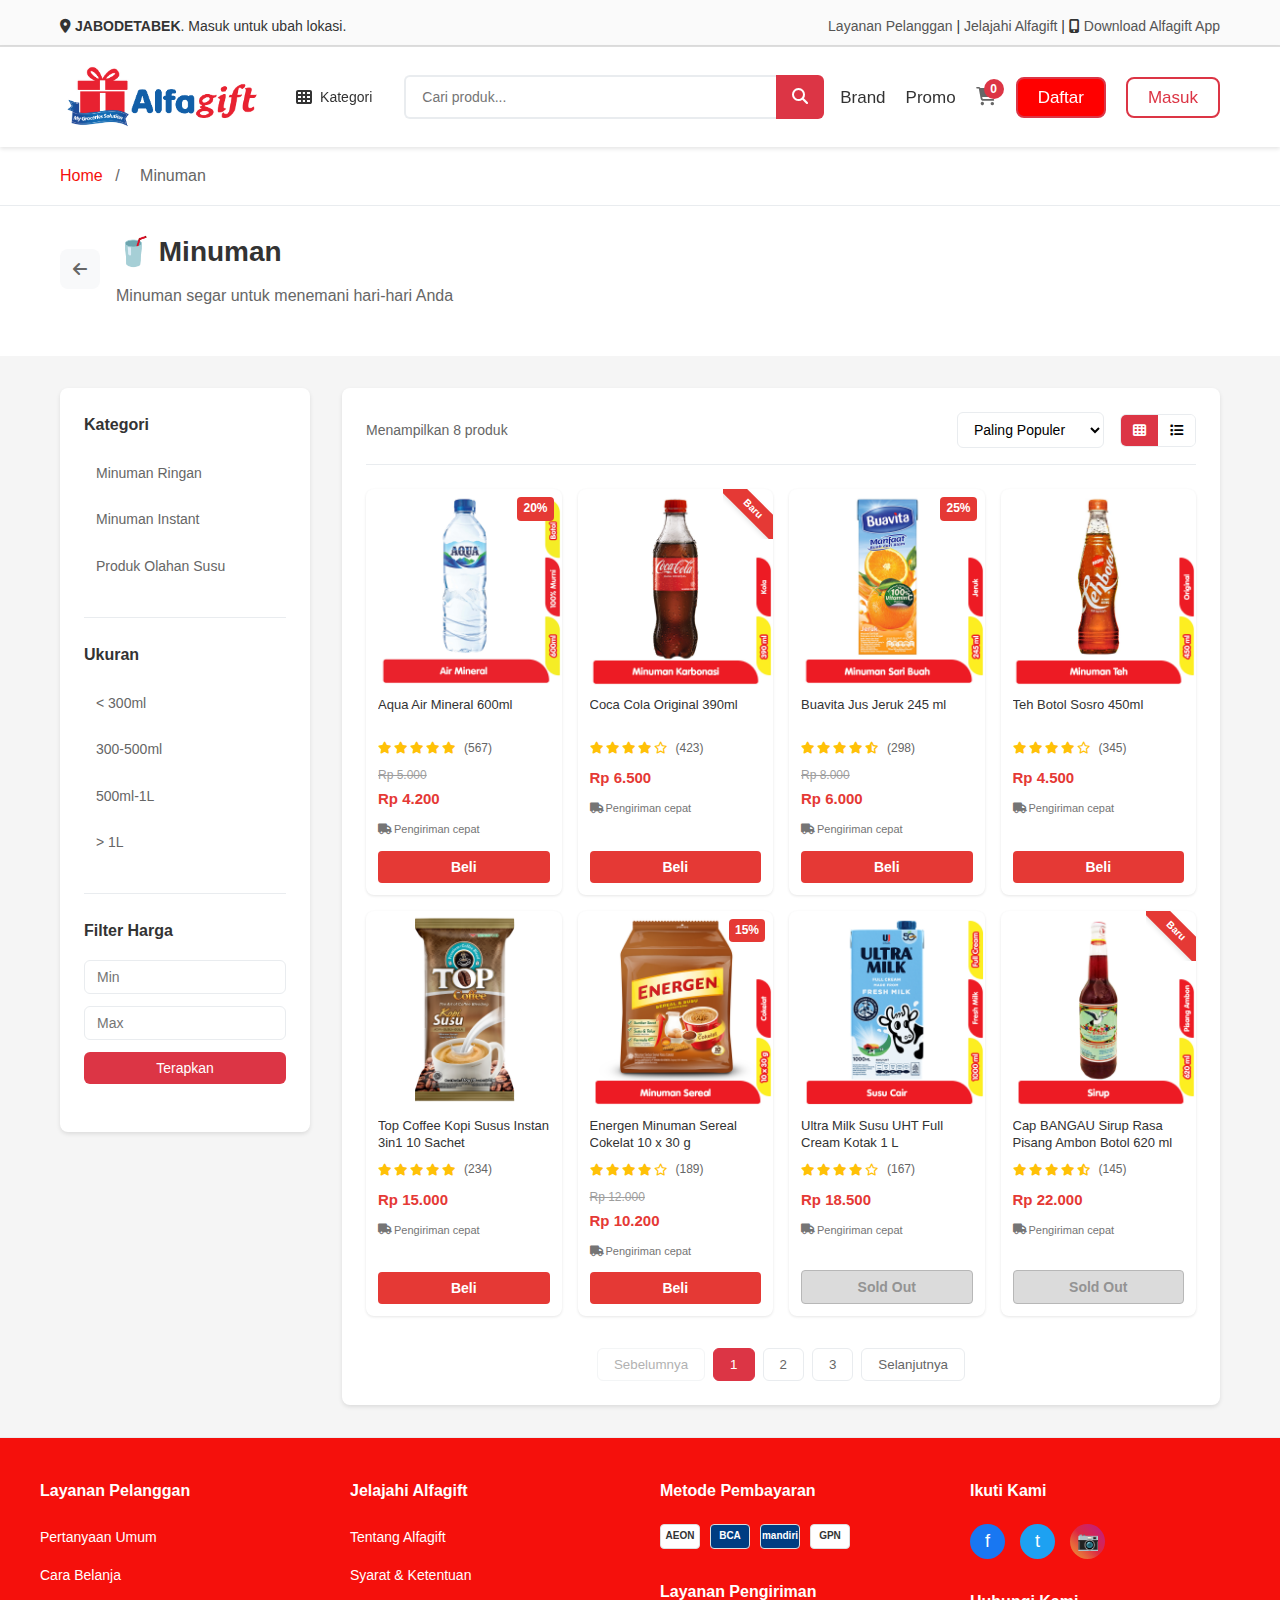
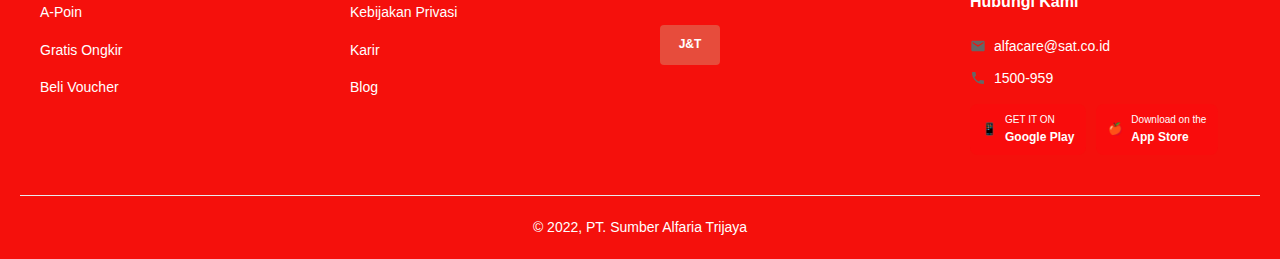
<file: minuman.html>
<!DOCTYPE html>
<html lang="id">
<head>
    <meta charset="UTF-8">
    <meta name="viewport" content="width=device-width, initial-scale=1.0">
    <title>Minuman - Alfagift</title>
    <link rel="icon" type="image/png" href="assets/alfagift.png">
    <link rel="stylesheet" href="index.css">
    <link rel="stylesheet" href="https://cdnjs.cloudflare.com/ajax/libs/font-awesome/6.4.0/css/all.min.css">
</head>
<body>
    <!-- Header -->
      <header>
    <!-- Top Bar -->
    <div class="top-bar">
      <div class="container" style="display: flex; justify-content: space-between; align-items: center; font-size: 14px;">
        <div style="display: flex; align-items: center;">
          <i class="fas fa-map-marker-alt" style="margin-right: 4px;"></i>
          <strong>JABODETABEK</strong>. Masuk untuk ubah lokasi.
        </div>
        <div>
          <a href="#">Layanan Pelanggan</a> |
          <a href="#">Jelajahi Alfagift</a> |
          <i class="fas fa-mobile-alt"></i> <a href="#">Download Alfagift App</a>
        </div>
      </div>
    </div>

    <!-- Navigation Bar -->
    <nav class="navbar" style="background-color: white; border-top: 1px solid #ddd; padding: 10px 0;">
      <div class="container" style="display: flex; align-items: center; gap: 16px;">
        <img src="/assets/logo.png" alt="Logo Alfagift" style="height: 80px;">

        <!-- Category Dropdown -->
        <div class="category-dropdown">
            <button class="category-btn" aria-label="Buka Kategori">
                <i class="fas fa-th"></i> Kategori
            </button>
            
            <!-- Dropdown Menu -->
            <div class="dropdown-menu">
                <div class="dropdown-content">
                    <h3>Kategori</h3>
                    <ul class="category-list">
                        <li class="category-item">
                            <a href="kebutuhan-dapur.html" class="category-link">
                                <span class="category-icon-item">🍳</span>
                                <span>Kebutuhan Dapur</span>
                                <span class="arrow">›</span>
                            </a>
                        </li>
                        <li class="category-item">
                            <a href="ibu-anak.html" class="category-link">
                                <span class="category-icon-item">👶</span>
                                <span>Kebutuhan Ibu & Anak</span>
                                <span class="arrow">›</span>
                            </a>
                        </li>
                        <li class="category-item">
                            <a href="kebutuhan-rumah.html" class="category-link">
                                <span class="category-icon-item">🏠</span>
                                <span>Kebutuhan Rumah</span>
                                <span class="arrow">›</span>
                            </a>
                        </li>
                        <li class="category-item">
                            <a href="makanan.html" class="category-link">
                                <span class="category-icon-item">🍕</span>
                                <span>Makanan</span>
                                <span class="arrow">›</span>
                            </a>
                        </li>
                        <li class="category-item">
                            <a href="minuman.html" class="category-link">
                                <span class="category-icon-item">🥤</span>
                                <span>Minuman</span>
                                <span class="arrow">›</span>
                            </a>
                        </li>
                        <li class="category-item">
                            <a href="produk-segar.html" class="category-link">
                                <span class="category-icon-item">🥩</span>
                                <span>Produk Segar & Beku</span>
                                <span class="arrow">›</span>
                            </a>
                        </li>
                        <li class="category-item">
                            <a href="personal-care.html" class="category-link">
                                <span class="category-icon-item">🧴</span>
                                <span>Personal Care</span>
                                <span class="arrow">›</span>
                            </a>
                        </li>
                        <li class="category-item">
                            <a href="kebutuhan-kesehatan.html" class="category-link">
                                <span class="category-icon-item">💊</span>
                                <span>Kebutuhan Kesehatan</span>
                                <span class="arrow">›</span>
                            </a>
                        </li>
                        <li class="category-item">
                            <a href="lifestyle.html" class="category-link">
                                <span class="category-icon-item">👕</span>
                                <span>Gaya Hidup</span>
                                <span class="arrow">›</span>
                            </a>
                        </li>
                        <li class="category-item">
                            <a href="pet.html" class="category-link">
                                <span class="category-icon-item">🐕</span>
                                <span>Makanan Peliharaan</span>
                                <span class="arrow">›</span>
                            </a>
                        </li>
                    </ul>
                </div>
            </div>
        </div>

        <div class="search-container">
          <input type="text" placeholder="Cari produk..." class="search-input">
          <button class="search-btn" aria-label="Cari">
            <i class="fas fa-search"></i>
          </button>
        </div>

        <div class="nav-menu">
          <a href="#" class="nav-link">Brand</a>
          <a href="#" class="nav-link">Promo</a>
          <button class="cart-btn" aria-label="Keranjang">
            <i class="fas fa-shopping-cart"></i>
            <span class="cart-badge">0</span>
          </button>
          <a href="register.html" class="btn btn-daftar">Daftar</a>
          <a href="register.html" class="btn btn-masuk">Masuk</a>
        </div>
      </div>
    </nav>
  </header>

    <!-- Breadcrumb -->
    <div class="breadcrumb">
        <div class="container">
            <a href="index.html">Home</a>
            <span>/</span>
            <span>Minuman</span>
        </div>
    </div>

    <!-- Page Header -->
    <div class="page-header">
        <div class="container">
            <div class="page-header-content">
                <a href="index.html" class="back-btn">
                    <i class="fas fa-arrow-left"></i>
                </a>
                <div class="page-title">
                    <h1>🥤 Minuman</h1>
                    <p>Minuman segar untuk menemani hari-hari Anda</p>
                </div>
            </div>
        </div>
    </div>

    <!-- Main Content -->
    <div class="category-page">
        <div class="container">
            <div class="category-layout">
                <!-- Sidebar -->
                <aside class="sidebar">
                    <div class="filter-section">
                        <h3>Kategori</h3>
                        <ul class="filter-list">
                            <li><a href="#">Minuman Ringan</a></li>
                            <li><a href="#">Minuman Instant</a></li>
                            <li><a href="#">Produk Olahan Susu</a></li>
                        </ul>
                    </div>

                    <div class="filter-section">
                        <h3>Ukuran</h3>
                        <ul class="filter-list">
                            <li><a href="#">< 300ml</a></li>
                            <li><a href="#">300-500ml</a></li>
                            <li><a href="#">500ml-1L</a></li>
                            <li><a href="#">> 1L</a></li>
                        </ul>
                    </div>

                    <div class="filter-section">
                        <h3>Filter Harga</h3>
                        <div class="price-filter">
                            <input type="number" placeholder="Min" class="price-input">
                            <input type="number" placeholder="Max" class="price-input">
                            <button class="apply-btn">Terapkan</button>
                        </div>
                    </div>
                </aside>

                <!-- Main Content -->
                <main class="main-content">
                    <!-- Toolbar -->
                    <div class="toolbar">
                        <div class="results-count">
                            <span>Menampilkan 8 produk</span>
                        </div>
                        <div class="toolbar-controls">
                            <select class="sort-select">
                                <option value="popular">Paling Populer</option>
                                <option value="newest">Terbaru</option>
                                <option value="price-low">Harga Terendah</option>
                                <option value="price-high">Harga Tertinggi</option>
                                <option value="rating">Rating Tertinggi</option>
                            </select>
                            <div class="view-toggle">
                                <button class="view-btn active">
                                    <i class="fas fa-th"></i>
                                </button>
                                <button class="view-btn">
                                    <i class="fas fa-list"></i>
                                </button>
                            </div>
                        </div>
                    </div>

                    <!-- Products Grid -->
                    <div class="product-grid category-products">
                        <div class="product-card">
                            <div class="product-image">
                                <img src="/assets/aqua.jpg" alt="Air Mineral">
                                <span class="discount-badge">20%</span>
                            </div>
                            <div class="product-info">
                                <h3 class="product-name">Aqua Air Mineral 600ml</h3>
                                <div class="rating">
                                    <div class="stars">
                                        <i class="fas fa-star"></i>
                                        <i class="fas fa-star"></i>
                                        <i class="fas fa-star"></i>
                                        <i class="fas fa-star"></i>
                                        <i class="fas fa-star"></i>
                                    </div>
                                    <span class="rating-count">(567)</span>
                                </div>
                                <p class="original-price">Rp 5.000</p>
                                <p class="price">Rp 4.200</p>
                                <div class="shipping">
                                    <i class="fas fa-truck shipping-icon"></i>
                                    Pengiriman cepat
                                </div>
                                <button class="buy-button">Beli</button>
                            </div>
                        </div>

                        <div class="product-card">
                            <div class="product-image">
                                <img src="/assets/cola.jpg" alt="Coca Cola">
                                <div class="product-ribbon">
                                    <span>Baru</span>
                                </div>
                            </div>
                            <div class="product-info">
                                <h3 class="product-name">Coca Cola Original 390ml</h3>
                                <div class="rating">
                                    <div class="stars">
                                        <i class="fas fa-star"></i>
                                        <i class="fas fa-star"></i>
                                        <i class="fas fa-star"></i>
                                        <i class="fas fa-star"></i>
                                        <i class="far fa-star"></i>
                                    </div>
                                    <span class="rating-count">(423)</span>
                                </div>
                                <p class="price">Rp 6.500</p>
                                <div class="shipping">
                                    <i class="fas fa-truck shipping-icon"></i>
                                    Pengiriman cepat
                                </div>
                                <button class="buy-button">Beli</button>
                            </div>
                        </div>

                        <div class="product-card">
                            <div class="product-image">
                                <img src="/assets/buavita.jpg" alt="Jus Jeruk">
                                <span class="discount-badge">25%</span>
                            </div>
                            <div class="product-info">
                                <h3 class="product-name">Buavita Jus Jeruk 245 ml</h3>
                                <div class="rating">
                                    <div class="stars">
                                        <i class="fas fa-star"></i>
                                        <i class="fas fa-star"></i>
                                        <i class="fas fa-star"></i>
                                        <i class="fas fa-star"></i>
                                        <i class="fas fa-star-half-alt"></i>
                                    </div>
                                    <span class="rating-count">(298)</span>
                                </div>
                                <p class="original-price">Rp 8.000</p>
                                <p class="price">Rp 6.000</p>
                                <div class="shipping">
                                    <i class="fas fa-truck shipping-icon"></i>
                                    Pengiriman cepat
                                </div>
                                <button class="buy-button">Beli</button>
                            </div>
                        </div>

                        <div class="product-card">
                            <div class="product-image">
                                <img src="/assets/sosro.jpg" alt="Teh Botol">
                            </div>
                            <div class="product-info">
                                <h3 class="product-name">Teh Botol Sosro 450ml</h3>
                                <div class="rating">
                                    <div class="stars">
                                        <i class="fas fa-star"></i>
                                        <i class="fas fa-star"></i>
                                        <i class="fas fa-star"></i>
                                        <i class="fas fa-star"></i>
                                        <i class="far fa-star"></i>
                                    </div>
                                    <span class="rating-count">(345)</span>
                                </div>
                                <p class="price">Rp 4.500</p>
                                <div class="shipping">
                                    <i class="fas fa-truck shipping-icon"></i>
                                    Pengiriman cepat
                                </div>
                                <button class="buy-button">Beli</button>
                            </div>
                        </div>

                        <div class="product-card">
                            <div class="product-image">
                                <img src="/assets/kopi.png" alt="Kopi Instan">
                            </div>
                            <div class="product-info">
                                <h3 class="product-name">Top Coffee Kopi Susus Instan 3in1 10 Sachet</h3>
                                <div class="rating">
                                    <div class="stars">
                                        <i class="fas fa-star"></i>
                                        <i class="fas fa-star"></i>
                                        <i class="fas fa-star"></i>
                                        <i class="fas fa-star"></i>
                                        <i class="fas fa-star"></i>
                                    </div>
                                    <span class="rating-count">(234)</span>
                                </div>
                                <p class="price">Rp 15.000</p>
                                <div class="shipping">
                                    <i class="fas fa-truck shipping-icon"></i>
                                    Pengiriman cepat
                                </div>
                                <button class="buy-button">Beli</button>
                            </div>
                        </div>

                        <div class="product-card">
                            <div class="product-image">
                                <img src="/assets/energen.jpg" alt="Minuman Energi">
                                <span class="discount-badge">15%</span>
                            </div>
                            <div class="product-info">
                                <h3 class="product-name">Energen Minuman Sereal Cokelat 10 x 30 g</h3>
                                <div class="rating">
                                    <div class="stars">
                                        <i class="fas fa-star"></i>
                                        <i class="fas fa-star"></i>
                                        <i class="fas fa-star"></i>
                                        <i class="fas fa-star"></i>
                                        <i class="far fa-star"></i>
                                    </div>
                                    <span class="rating-count">(189)</span>
                                </div>
                                <p class="original-price">Rp 12.000</p>
                                <p class="price">Rp 10.200</p>
                                <div class="shipping">
                                    <i class="fas fa-truck shipping-icon"></i>
                                    Pengiriman cepat
                                </div>
                                <button class="buy-button">Beli</button>
                            </div>
                        </div>

                        <div class="product-card">
                            <div class="product-image">
                                <img src="/assets/UHT.jpg" alt="Susu UHT">
                            </div>
                            <div class="product-info">
                                <h3 class="product-name">Ultra Milk Susu UHT Full Cream Kotak 1 L</h3>
                                <div class="rating">
                                    <div class="stars">
                                        <i class="fas fa-star"></i>
                                        <i class="fas fa-star"></i>
                                        <i class="fas fa-star"></i>
                                        <i class="fas fa-star"></i>
                                        <i class="far fa-star"></i>
                                    </div>
                                    <span class="rating-count">(167)</span>
                                </div>
                                <p class="price">Rp 18.500</p>
                                <div class="shipping">
                                    <i class="fas fa-truck shipping-icon"></i>
                                    Pengiriman cepat
                                </div>
                                <button class="buy-button sold-out" disabled>Sold Out</button>
                            </div>
                        </div>

                        <div class="product-card">
                            <div class="product-image">
                                <img src="/assets/sirup.jpg" alt="Sirup Rasa Buah">
                                <div class="product-ribbon">
                                    <span>Baru</span>
                                </div>
                            </div>
                            <div class="product-info">
                                <h3 class="product-name">Cap BANGAU Sirup Rasa Pisang Ambon Botol 620 ml</h3>
                                <div class="rating">
                                    <div class="stars">
                                        <i class="fas fa-star"></i>
                                        <i class="fas fa-star"></i>
                                        <i class="fas fa-star"></i>
                                        <i class="fas fa-star"></i>
                                        <i class="fas fa-star-half-alt"></i>
                                    </div>
                                    <span class="rating-count">(145)</span>
                                </div>
                                <p class="price">Rp 22.000</p>
                                <div class="shipping">
                                    <i class="fas fa-truck shipping-icon"></i>
                                    Pengiriman cepat
                                </div>
                                <button class="buy-button sold-out" disabled>Sold Out</button>
                            </div>
                        </div>
                    </div>

                    <!-- Pagination -->
                    <div class="pagination">
                        <button class="page-btn" disabled>Sebelumnya</button>
                        <button class="page-btn active">1</button>
                        <button class="page-btn">2</button>
                        <button class="page-btn">3</button>
                        <button class="page-btn">Selanjutnya</button>
                    </div>
                </main>
            </div>
        </div>
    </div>

    <!-- Footer -->
  <footer class="footer">
      <div class="footer-container">
          <!-- Layanan Pelanggan -->
          <div class="footer-section">
              <h3>Layanan Pelanggan</h3>
              <ul>
                  <li><a href="#">Pertanyaan Umum</a></li>
                  <li><a href="#">Cara Belanja</a></li>
                  <li><a href="#">A-Poin</a></li>
                  <li><a href="#">Gratis Ongkir</a></li>
                  <li><a href="#">Beli Voucher</a></li>
              </ul>
          </div>

          <!-- Jelajahi Alfagift -->
          <div class="footer-section">
              <h3>Jelajahi Alfagift</h3>
              <ul>
                  <li><a href="#">Tentang Alfagift</a></li>
                  <li><a href="#">Syarat & Ketentuan</a></li>
                  <li><a href="#">Kebijakan Privasi</a></li>
                  <li><a href="#">Karir</a></li>
                  <li><a href="#">Blog</a></li>
              </ul>
          </div>

          <!-- Metode Pembayaran & Layanan Pengiriman -->
          <div class="footer-section">
              <h3>Metode Pembayaran</h3>
              <div class="payment-methods">
                  <div class="payment-logo">AEON</div>
                  <div class="payment-logo bca">BCA</div>
                  <div class="payment-logo mandiri">mandiri</div>
                  <div class="payment-logo">GPN</div>
              </div>
              
              <h3 class="delivery-title">Layanan Pengiriman</h3>
              <div class="delivery-service">
                  <div class="delivery-logo">J&T</div>
              </div>
          </div>

          <!-- Ikuti Kami & Hubungi Kami -->
          <div class="footer-section">
              <h3>Ikuti Kami</h3>
              <div class="social-media">
                  <a href="#" class="social-icon facebook">f</a>
                  <a href="#" class="social-icon twitter">t</a>
                  <a href="#" class="social-icon instagram">📷</a>
              </div>

              <h3 class="contact-title">Hubungi Kami</h3>
              <div class="contact-info">
                  <div class="contact-item email">alfacare@sat.co.id</div>
                  <div class="contact-item phone">1500-959</div>
              </div>

              <div class="app-downloads">
                  <a href="#" class="google-play">
                      <span>📱</span>
                      <div>
                          <div class="app-subtitle">GET IT ON</div>
                          <div class="app-title">Google Play</div>
                      </div>
                  </a>
                  <a href="#" class="app-store">
                      <span>🍎</span>
                      <div>
                          <div class="app-subtitle">Download on the</div>
                          <div class="app-title">App Store</div>
                      </div>
                  </a>
              </div>
          </div>
      </div>

      <div class="copyright">
          © 2022, PT. Sumber Alfaria Trijaya
      </div>
  </footer>

  <script src="script.js"></script>
</body>
</html>
</file>
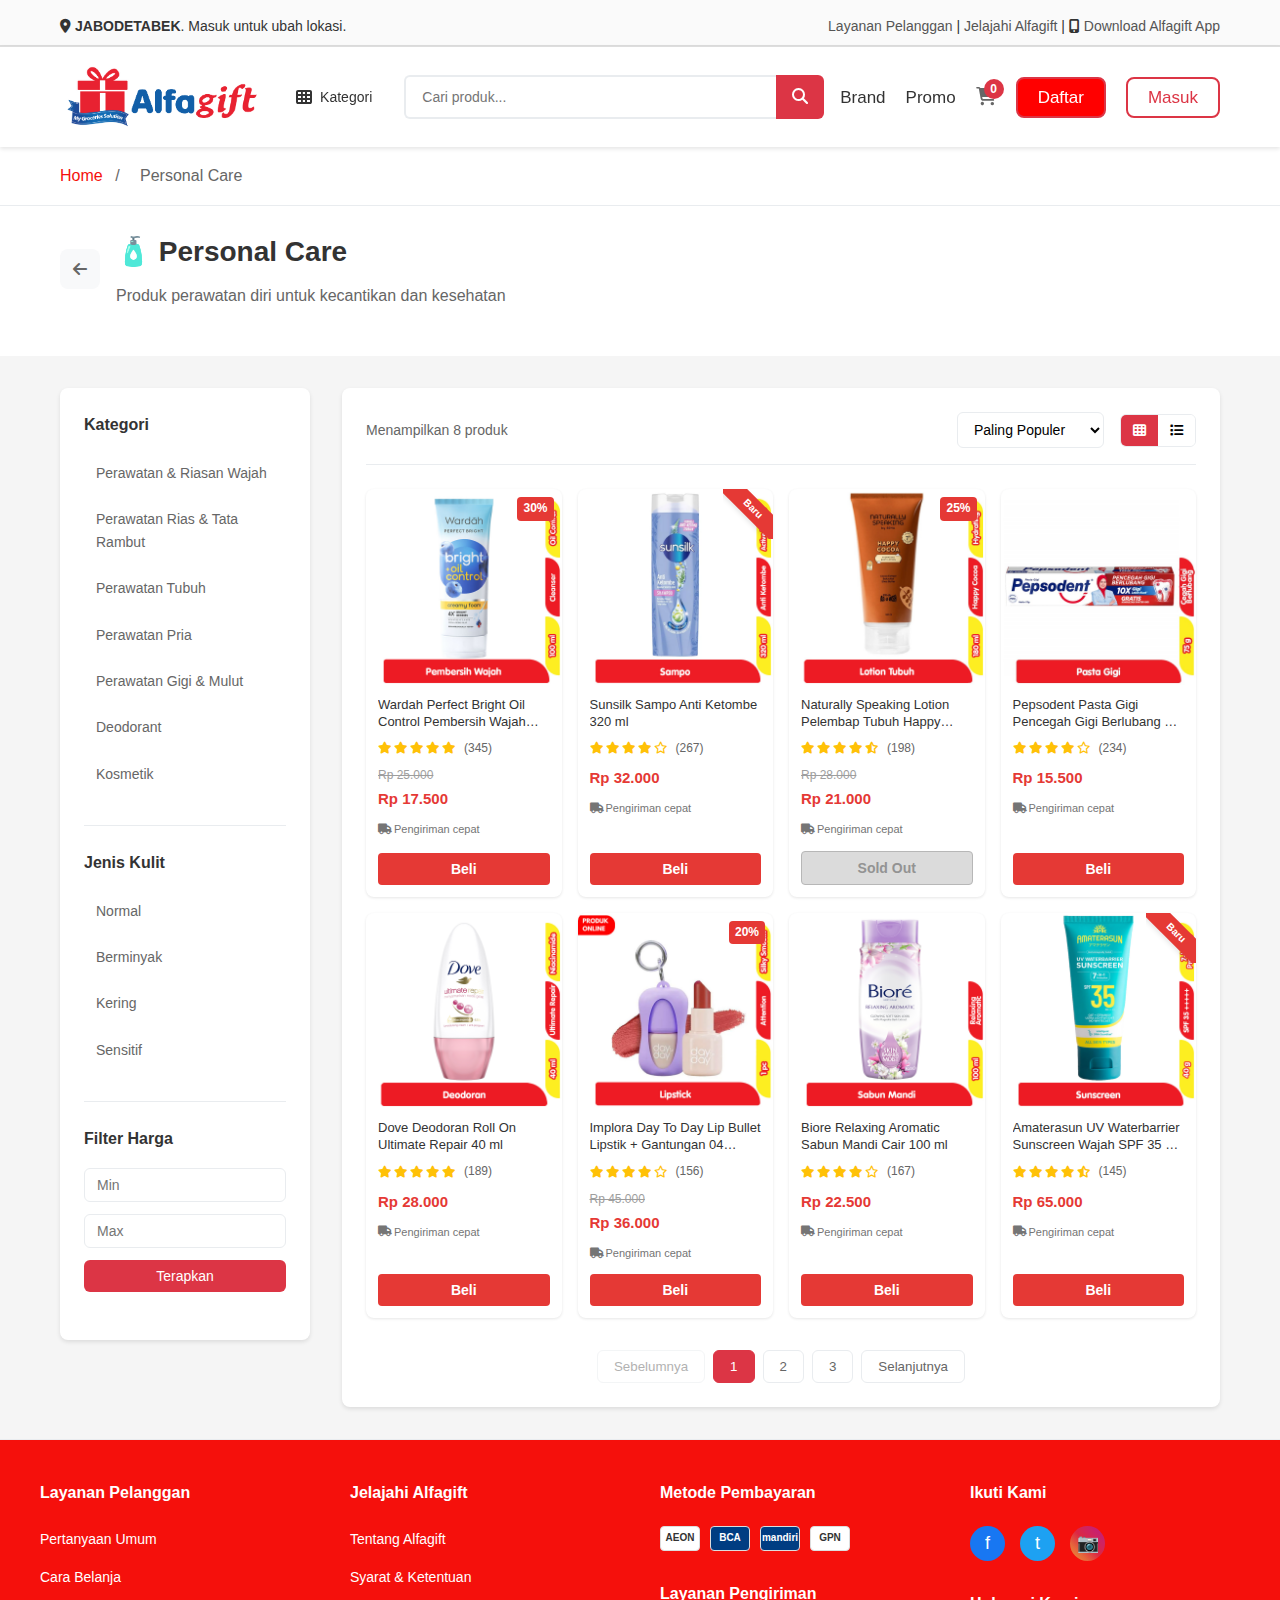
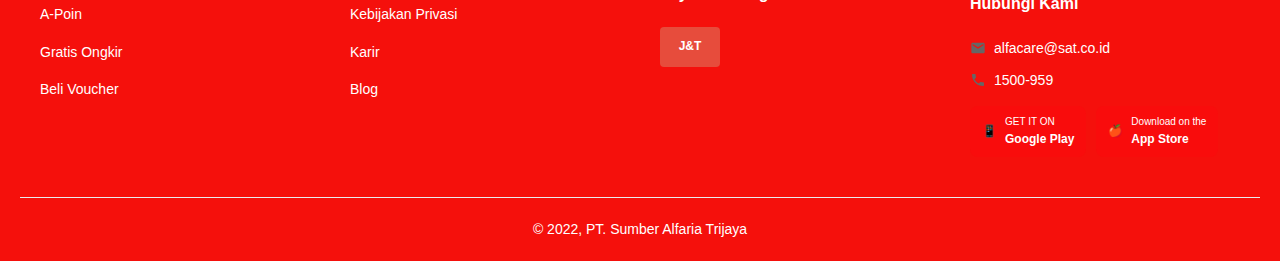
<file: personal-care.html>
<!DOCTYPE html>
<html lang="id">
<head>
    <meta charset="UTF-8">
    <meta name="viewport" content="width=device-width, initial-scale=1.0">
    <title>Personal Care - Alfagift</title>
    <link rel="icon" type="image/png" href="assets/alfagift.png">
    <link rel="stylesheet" href="index.css">
    <link rel="stylesheet" href="https://cdnjs.cloudflare.com/ajax/libs/font-awesome/6.4.0/css/all.min.css">
</head>
<body>
    <!-- Header -->
      <header>
    <!-- Top Bar -->
    <div class="top-bar">
      <div class="container" style="display: flex; justify-content: space-between; align-items: center; font-size: 14px;">
        <div style="display: flex; align-items: center;">
          <i class="fas fa-map-marker-alt" style="margin-right: 4px;"></i>
          <strong>JABODETABEK</strong>. Masuk untuk ubah lokasi.
        </div>
        <div>
          <a href="#">Layanan Pelanggan</a> |
          <a href="#">Jelajahi Alfagift</a> |
          <i class="fas fa-mobile-alt"></i> <a href="#">Download Alfagift App</a>
        </div>
      </div>
    </div>

    <!-- Navigation Bar -->
    <nav class="navbar" style="background-color: white; border-top: 1px solid #ddd; padding: 10px 0;">
      <div class="container" style="display: flex; align-items: center; gap: 16px;">
        <img src="/assets/logo.png" alt="Logo Alfagift" style="height: 80px;">

        <!-- Category Dropdown -->
        <div class="category-dropdown">
            <button class="category-btn" aria-label="Buka Kategori">
                <i class="fas fa-th"></i> Kategori
            </button>
            
            <!-- Dropdown Menu -->
            <div class="dropdown-menu">
                <div class="dropdown-content">
                    <h3>Kategori</h3>
                    <ul class="category-list">
                        <li class="category-item">
                            <a href="kebutuhan-dapur.html" class="category-link">
                                <span class="category-icon-item">🍳</span>
                                <span>Kebutuhan Dapur</span>
                                <span class="arrow">›</span>
                            </a>
                        </li>
                        <li class="category-item">
                            <a href="ibu-anak.html" class="category-link">
                                <span class="category-icon-item">👶</span>
                                <span>Kebutuhan Ibu & Anak</span>
                                <span class="arrow">›</span>
                            </a>
                        </li>
                        <li class="category-item">
                            <a href="kebutuhan-rumah.html" class="category-link">
                                <span class="category-icon-item">🏠</span>
                                <span>Kebutuhan Rumah</span>
                                <span class="arrow">›</span>
                            </a>
                        </li>
                        <li class="category-item">
                            <a href="makanan.html" class="category-link">
                                <span class="category-icon-item">🍕</span>
                                <span>Makanan</span>
                                <span class="arrow">›</span>
                            </a>
                        </li>
                        <li class="category-item">
                            <a href="minuman.html" class="category-link">
                                <span class="category-icon-item">🥤</span>
                                <span>Minuman</span>
                                <span class="arrow">›</span>
                            </a>
                        </li>
                        <li class="category-item">
                            <a href="produk-segar.html" class="category-link">
                                <span class="category-icon-item">🥩</span>
                                <span>Produk Segar & Beku</span>
                                <span class="arrow">›</span>
                            </a>
                        </li>
                        <li class="category-item">
                            <a href="personal-care.html" class="category-link">
                                <span class="category-icon-item">🧴</span>
                                <span>Personal Care</span>
                                <span class="arrow">›</span>
                            </a>
                        </li>
                        <li class="category-item">
                            <a href="kebutuhan-kesehatan.html" class="category-link">
                                <span class="category-icon-item">💊</span>
                                <span>Kebutuhan Kesehatan</span>
                                <span class="arrow">›</span>
                            </a>
                        </li>
                        <li class="category-item">
                            <a href="lifestyle.html" class="category-link">
                                <span class="category-icon-item">👕</span>
                                <span>Gaya Hidup</span>
                                <span class="arrow">›</span>
                            </a>
                        </li>
                        <li class="category-item">
                            <a href="pet.html" class="category-link">
                                <span class="category-icon-item">🐕</span>
                                <span>Makanan Peliharaan</span>
                                <span class="arrow">›</span>
                            </a>
                        </li>
                    </ul>
                </div>
            </div>
        </div>

        <div class="search-container">
          <input type="text" placeholder="Cari produk..." class="search-input">
          <button class="search-btn" aria-label="Cari">
            <i class="fas fa-search"></i>
          </button>
        </div>

        <div class="nav-menu">
          <a href="#" class="nav-link">Brand</a>
          <a href="#" class="nav-link">Promo</a>
          <button class="cart-btn" aria-label="Keranjang">
            <i class="fas fa-shopping-cart"></i>
            <span class="cart-badge">0</span>
          </button>
          <a href="register.html" class="btn btn-daftar">Daftar</a>
          <a href="register.html" class="btn btn-masuk">Masuk</a>
        </div>
      </div>
    </nav>
  </header>

    <!-- Breadcrumb -->
    <div class="breadcrumb">
        <div class="container">
            <a href="index.html">Home</a>
            <span>/</span>
            <span>Personal Care</span>
        </div>
    </div>

    <!-- Page Header -->
    <div class="page-header">
        <div class="container">
            <div class="page-header-content">
                <a href="index.html" class="back-btn">
                    <i class="fas fa-arrow-left"></i>
                </a>
                <div class="page-title">
                    <h1>🧴 Personal Care</h1>
                    <p>Produk perawatan diri untuk kecantikan dan kesehatan</p>
                </div>
            </div>
        </div>
    </div>

    <!-- Main Content -->
    <div class="category-page">
        <div class="container">
            <div class="category-layout">
                <!-- Sidebar -->
                <aside class="sidebar">
                    <div class="filter-section">
                        <h3>Kategori</h3>
                        <ul class="filter-list">
                            <li><a href="#">Perawatan & Riasan Wajah </a></li>
                            <li><a href="#">Perawatan Rias & Tata Rambut</a></li>
                            <li><a href="#">Perawatan Tubuh</a></li>
                            <li><a href="#">Perawatan Pria</a></li>
                            <li><a href="#">Perawatan Gigi & Mulut</a></li>
                            <li><a href="#">Deodorant</a></li>
                            <li><a href="#">Kosmetik</a></li>
                        </ul>
                    </div>

                    <div class="filter-section">
                        <h3>Jenis Kulit</h3>
                        <ul class="filter-list">
                            <li><a href="#">Normal</a></li>
                            <li><a href="#">Berminyak</a></li>
                            <li><a href="#">Kering</a></li>
                            <li><a href="#">Sensitif</a></li>
                        </ul>
                    </div>

                    <div class="filter-section">
                        <h3>Filter Harga</h3>
                        <div class="price-filter">
                            <input type="number" placeholder="Min" class="price-input">
                            <input type="number" placeholder="Max" class="price-input">
                            <button class="apply-btn">Terapkan</button>
                        </div>
                    </div>
                </aside>

                <!-- Main Content -->
                <main class="main-content">
                    <!-- Toolbar -->
                    <div class="toolbar">
                        <div class="results-count">
                            <span>Menampilkan 8 produk</span>
                        </div>
                        <div class="toolbar-controls">
                            <select class="sort-select">
                                <option value="popular">Paling Populer</option>
                                <option value="newest">Terbaru</option>
                                <option value="price-low">Harga Terendah</option>
                                <option value="price-high">Harga Tertinggi</option>
                                <option value="rating">Rating Tertinggi</option>
                            </select>
                            <div class="view-toggle">
                                <button class="view-btn active">
                                    <i class="fas fa-th"></i>
                                </button>
                                <button class="view-btn">
                                    <i class="fas fa-list"></i>
                                </button>
                            </div>
                        </div>
                    </div>

                    <!-- Products Grid -->
                    <div class="product-grid category-products">
                        <div class="product-card">
                            <div class="product-image">
                                <img src="/assets/muka.jpg" alt="Facial Wash">
                                <span class="discount-badge">30%</span>
                            </div>
                            <div class="product-info">
                                <h3 class="product-name">Wardah Perfect Bright Oil Control Pembersih Wajah Creamy Foam Berries 100 ml</h3>
                                <div class="rating">
                                    <div class="stars">
                                        <i class="fas fa-star"></i>
                                        <i class="fas fa-star"></i>
                                        <i class="fas fa-star"></i>
                                        <i class="fas fa-star"></i>
                                        <i class="fas fa-star"></i>
                                    </div>
                                    <span class="rating-count">(345)</span>
                                </div>
                                <p class="original-price">Rp 25.000</p>
                                <p class="price">Rp 17.500</p>
                                <div class="shipping">
                                    <i class="fas fa-truck shipping-icon"></i>
                                    Pengiriman cepat
                                </div>
                                <button class="buy-button">Beli</button>
                            </div>
                        </div>

                        <div class="product-card">
                            <div class="product-image">
                                <img src="/assets/sampo.jpg" alt="Shampoo">
                                <div class="product-ribbon">
                                    <span>Baru</span>
                                </div>
                            </div>
                            <div class="product-info">
                                <h3 class="product-name">Sunsilk Sampo Anti Ketombe 320 ml</h3>
                                <div class="rating">
                                    <div class="stars">
                                        <i class="fas fa-star"></i>
                                        <i class="fas fa-star"></i>
                                        <i class="fas fa-star"></i>
                                        <i class="fas fa-star"></i>
                                        <i class="far fa-star"></i>
                                    </div>
                                    <span class="rating-count">(267)</span>
                                </div>
                                <p class="price">Rp 32.000</p>
                                <div class="shipping">
                                    <i class="fas fa-truck shipping-icon"></i>
                                    Pengiriman cepat
                                </div>
                                <button class="buy-button">Beli</button>
                            </div>
                        </div>

                        <div class="product-card">
                            <div class="product-image">
                                <img src="/assets/lotion.jpg" alt="Body Lotion">
                                <span class="discount-badge">25%</span>
                            </div>
                            <div class="product-info">
                                <h3 class="product-name">Naturally Speaking Lotion Pelembap Tubuh Happy Cocoa 180 ml</h3>
                                <div class="rating">
                                    <div class="stars">
                                        <i class="fas fa-star"></i>
                                        <i class="fas fa-star"></i>
                                        <i class="fas fa-star"></i>
                                        <i class="fas fa-star"></i>
                                        <i class="fas fa-star-half-alt"></i>
                                    </div>
                                    <span class="rating-count">(198)</span>
                                </div>
                                <p class="original-price">Rp 28.000</p>
                                <p class="price">Rp 21.000</p>
                                <div class="shipping">
                                    <i class="fas fa-truck shipping-icon"></i>
                                    Pengiriman cepat
                                </div>
                                <button class="buy-button sold-out" disabled>Sold Out</button>
                            </div>
                        </div>

                        <div class="product-card">
                            <div class="product-image">
                                <img src="/assets/odol.jpg" alt="Pasta Gigi">
                            </div>
                            <div class="product-info">
                                <h3 class="product-name">Pepsodent Pasta Gigi Pencegah Gigi Berlubang 75 g</h3>
                                <div class="rating">
                                    <div class="stars">
                                        <i class="fas fa-star"></i>
                                        <i class="fas fa-star"></i>
                                        <i class="fas fa-star"></i>
                                        <i class="fas fa-star"></i>
                                        <i class="far fa-star"></i>
                                    </div>
                                    <span class="rating-count">(234)</span>
                                </div>
                                <p class="price">Rp 15.500</p>
                                <div class="shipping">
                                    <i class="fas fa-truck shipping-icon"></i>
                                    Pengiriman cepat
                                </div>
                                <button class="buy-button">Beli</button>
                            </div>
                        </div>

                        <div class="product-card">
                            <div class="product-image">
                                <img src="/assets/dove.jpg" alt="Deodorant">
                            </div>
                            <div class="product-info">
                                <h3 class="product-name">Dove Deodoran Roll On Ultimate Repair 40 ml</h3>
                                <div class="rating">
                                    <div class="stars">
                                        <i class="fas fa-star"></i>
                                        <i class="fas fa-star"></i>
                                        <i class="fas fa-star"></i>
                                        <i class="fas fa-star"></i>
                                        <i class="fas fa-star"></i>
                                    </div>
                                    <span class="rating-count">(189)</span>
                                </div>
                                <p class="price">Rp 28.000</p>
                                <div class="shipping">
                                    <i class="fas fa-truck shipping-icon"></i>
                                    Pengiriman cepat
                                </div>
                                <button class="buy-button">Beli</button>
                            </div>
                        </div>

                        <div class="product-card">
                            <div class="product-image">
                                <img src="/assets/lip.jpg" alt="Lipstik">
                                <span class="discount-badge">20%</span>
                            </div>
                            <div class="product-info">
                                <h3 class="product-name">Implora Day To Day Lip Bullet Lipstik + Gantungan 04 Attention 1.5 g</h3>
                                <div class="rating">
                                    <div class="stars">
                                        <i class="fas fa-star"></i>
                                        <i class="fas fa-star"></i>
                                        <i class="fas fa-star"></i>
                                        <i class="fas fa-star"></i>
                                        <i class="far fa-star"></i>
                                    </div>
                                    <span class="rating-count">(156)</span>
                                </div>
                                <p class="original-price">Rp 45.000</p>
                                <p class="price">Rp 36.000</p>
                                <div class="shipping">
                                    <i class="fas fa-truck shipping-icon"></i>
                                    Pengiriman cepat
                                </div>
                                <button class="buy-button">Beli</button>
                            </div>
                        </div>

                        <div class="product-card">
                            <div class="product-image">
                                <img src="/assets/biore.jpg" alt="Sabun Mandi">
                            </div>
                            <div class="product-info">
                                <h3 class="product-name">Biore Relaxing Aromatic Sabun Mandi Cair 100 ml</h3>
                                <div class="rating">
                                    <div class="stars">
                                        <i class="fas fa-star"></i>
                                        <i class="fas fa-star"></i>
                                        <i class="fas fa-star"></i>
                                        <i class="fas fa-star"></i>
                                        <i class="far fa-star"></i>
                                    </div>
                                    <span class="rating-count">(167)</span>
                                </div>
                                <p class="price">Rp 22.500</p>
                                <div class="shipping">
                                    <i class="fas fa-truck shipping-icon"></i>
                                    Pengiriman cepat
                                </div>
                                <button class="buy-button">Beli</button>
                            </div>
                        </div>

                        <div class="product-card">
                            <div class="product-image">
                                <img src="/assets/ss.jpg" alt="Sunscreen">
                                <div class="product-ribbon">
                                    <span>Baru</span>
                                </div>
                            </div>
                            <div class="product-info">
                                <h3 class="product-name">Amaterasun UV Waterbarrier Sunscreen Wajah SPF 35 40 g</h3>
                                <div class="rating">
                                    <div class="stars">
                                        <i class="fas fa-star"></i>
                                        <i class="fas fa-star"></i>
                                        <i class="fas fa-star"></i>
                                        <i class="fas fa-star"></i>
                                        <i class="fas fa-star-half-alt"></i>
                                    </div>
                                    <span class="rating-count">(145)</span>
                                </div>
                                <p class="price">Rp 65.000</p>
                                <div class="shipping">
                                    <i class="fas fa-truck shipping-icon"></i>
                                    Pengiriman cepat
                                </div>
                                <button class="buy-button">Beli</button>
                            </div>
                        </div>
                    </div>

                    <!-- Pagination -->
                    <div class="pagination">
                        <button class="page-btn" disabled>Sebelumnya</button>
                        <button class="page-btn active">1</button>
                        <button class="page-btn">2</button>
                        <button class="page-btn">3</button>
                        <button class="page-btn">Selanjutnya</button>
                    </div>
                </main>
            </div>
        </div>
    </div>

   <!-- Footer -->
  <footer class="footer">
      <div class="footer-container">
          <!-- Layanan Pelanggan -->
          <div class="footer-section">
              <h3>Layanan Pelanggan</h3>
              <ul>
                  <li><a href="#">Pertanyaan Umum</a></li>
                  <li><a href="#">Cara Belanja</a></li>
                  <li><a href="#">A-Poin</a></li>
                  <li><a href="#">Gratis Ongkir</a></li>
                  <li><a href="#">Beli Voucher</a></li>
              </ul>
          </div>

          <!-- Jelajahi Alfagift -->
          <div class="footer-section">
              <h3>Jelajahi Alfagift</h3>
              <ul>
                  <li><a href="#">Tentang Alfagift</a></li>
                  <li><a href="#">Syarat & Ketentuan</a></li>
                  <li><a href="#">Kebijakan Privasi</a></li>
                  <li><a href="#">Karir</a></li>
                  <li><a href="#">Blog</a></li>
              </ul>
          </div>

          <!-- Metode Pembayaran & Layanan Pengiriman -->
          <div class="footer-section">
              <h3>Metode Pembayaran</h3>
              <div class="payment-methods">
                  <div class="payment-logo">AEON</div>
                  <div class="payment-logo bca">BCA</div>
                  <div class="payment-logo mandiri">mandiri</div>
                  <div class="payment-logo">GPN</div>
              </div>
              
              <h3 class="delivery-title">Layanan Pengiriman</h3>
              <div class="delivery-service">
                  <div class="delivery-logo">J&T</div>
              </div>
          </div>

          <!-- Ikuti Kami & Hubungi Kami -->
          <div class="footer-section">
              <h3>Ikuti Kami</h3>
              <div class="social-media">
                  <a href="#" class="social-icon facebook">f</a>
                  <a href="#" class="social-icon twitter">t</a>
                  <a href="#" class="social-icon instagram">📷</a>
              </div>

              <h3 class="contact-title">Hubungi Kami</h3>
              <div class="contact-info">
                  <div class="contact-item email">alfacare@sat.co.id</div>
                  <div class="contact-item phone">1500-959</div>
              </div>

              <div class="app-downloads">
                  <a href="#" class="google-play">
                      <span>📱</span>
                      <div>
                          <div class="app-subtitle">GET IT ON</div>
                          <div class="app-title">Google Play</div>
                      </div>
                  </a>
                  <a href="#" class="app-store">
                      <span>🍎</span>
                      <div>
                          <div class="app-subtitle">Download on the</div>
                          <div class="app-title">App Store</div>
                      </div>
                  </a>
              </div>
          </div>
      </div>

      <div class="copyright">
          © 2022, PT. Sumber Alfaria Trijaya
      </div>
  </footer>

  <script src="script.js"></script>
</body>
</html>
</file>
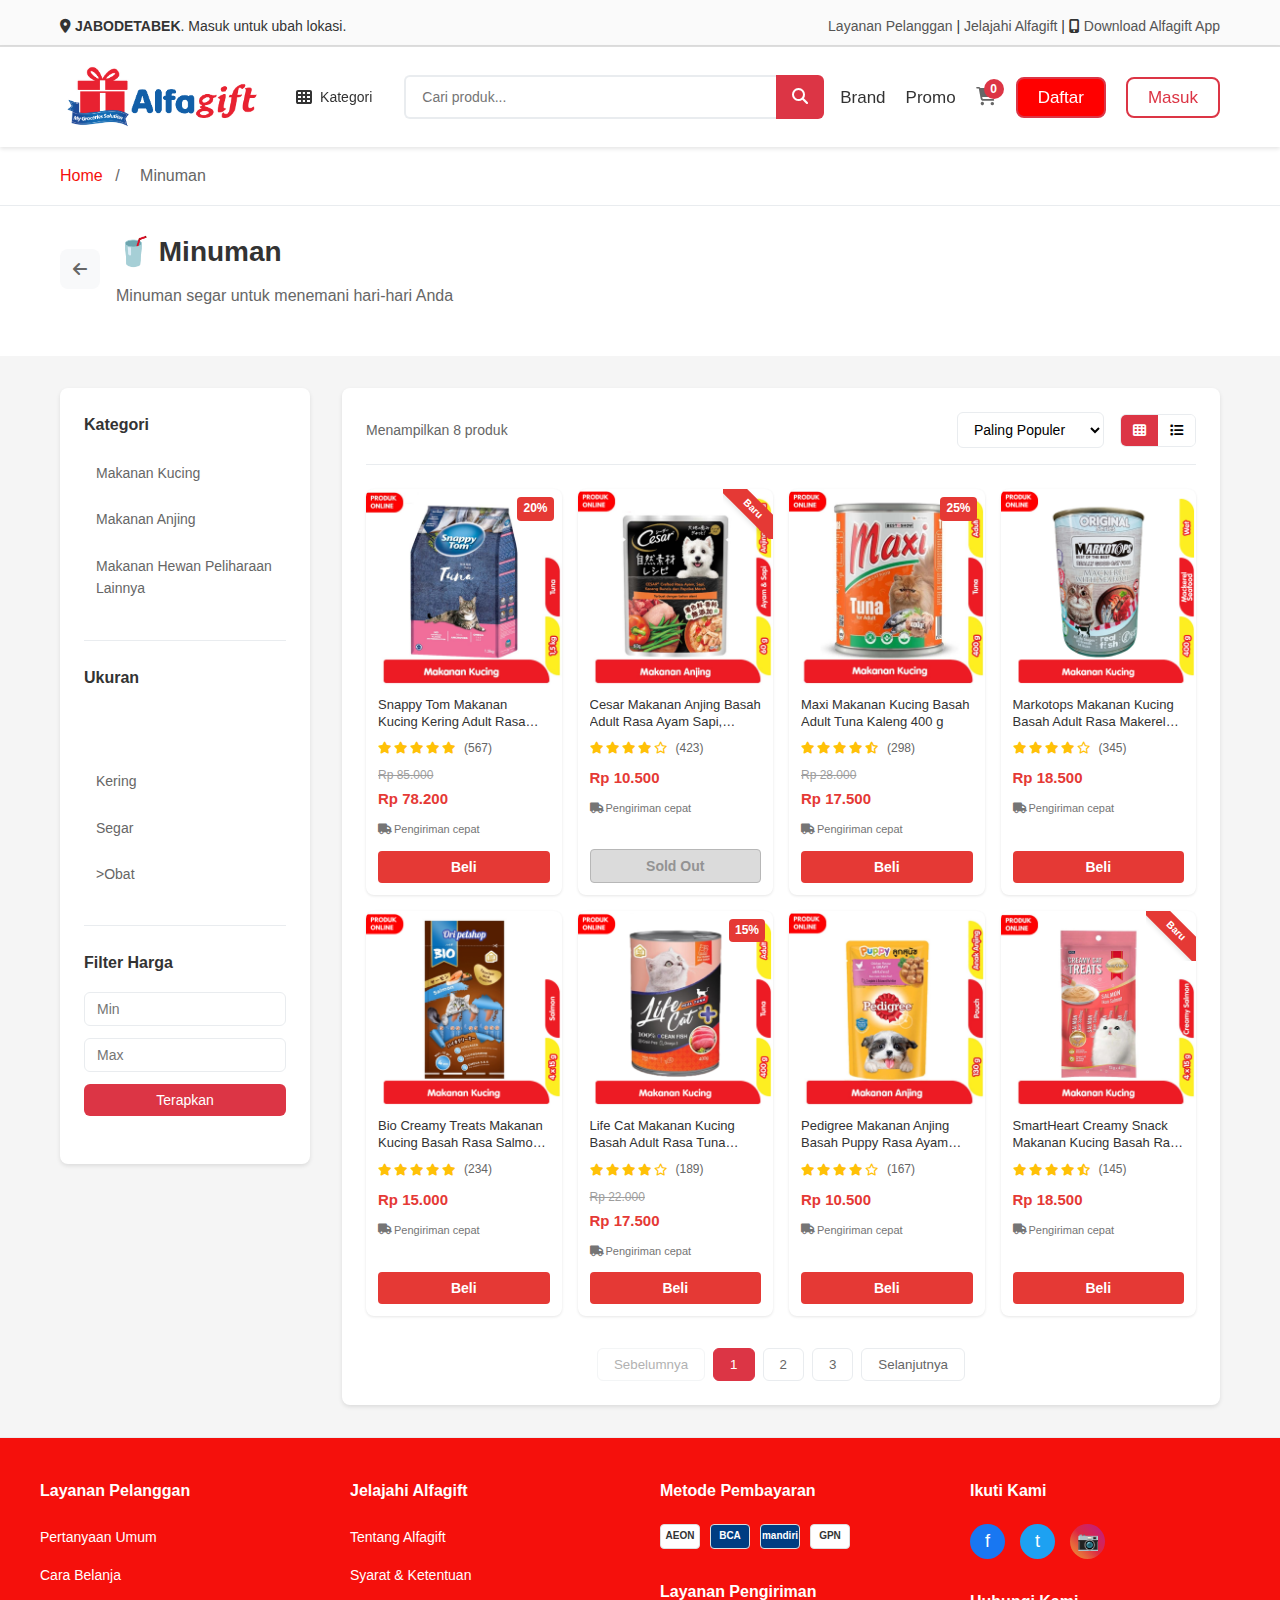
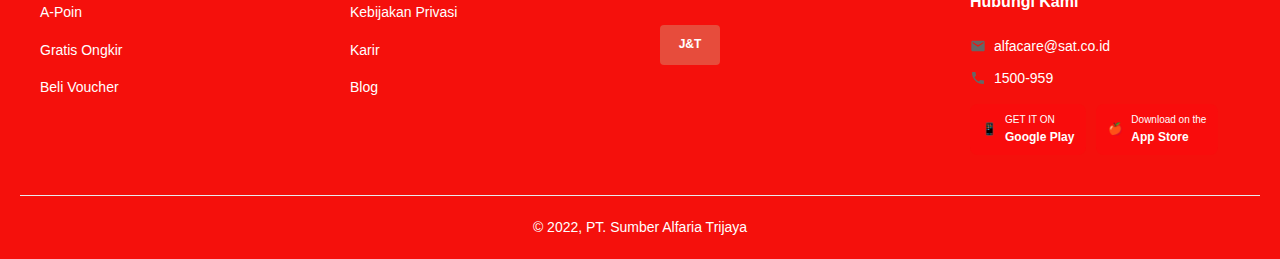
<file: pet.html>
<!DOCTYPE html>
<html lang="id">
<head>
    <meta charset="UTF-8">
    <meta name="viewport" content="width=device-width, initial-scale=1.0">
    <title>Minuman - Alfagift</title>
    <link rel="icon" type="image/png" href="assets/alfagift.png">
    <link rel="stylesheet" href="index.css">
    <link rel="stylesheet" href="https://cdnjs.cloudflare.com/ajax/libs/font-awesome/6.4.0/css/all.min.css">
</head>
<body>
    <!-- Header -->
      <header>
    <!-- Top Bar -->
    <div class="top-bar">
      <div class="container" style="display: flex; justify-content: space-between; align-items: center; font-size: 14px;">
        <div style="display: flex; align-items: center;">
          <i class="fas fa-map-marker-alt" style="margin-right: 4px;"></i>
          <strong>JABODETABEK</strong>. Masuk untuk ubah lokasi.
        </div>
        <div>
          <a href="#">Layanan Pelanggan</a> |
          <a href="#">Jelajahi Alfagift</a> |
          <i class="fas fa-mobile-alt"></i> <a href="#">Download Alfagift App</a>
        </div>
      </div>
    </div>

    <!-- Navigation Bar -->
    <nav class="navbar" style="background-color: white; border-top: 1px solid #ddd; padding: 10px 0;">
      <div class="container" style="display: flex; align-items: center; gap: 16px;">
        <img src="/assets/logo.png" alt="Logo Alfagift" style="height: 80px;">

        <!-- Category Dropdown -->
        <div class="category-dropdown">
            <button class="category-btn" aria-label="Buka Kategori">
                <i class="fas fa-th"></i> Kategori
            </button>
            
            <!-- Dropdown Menu -->
            <div class="dropdown-menu">
                <div class="dropdown-content">
                    <h3>Kategori</h3>
                    <ul class="category-list">
                        <li class="category-item">
                            <a href="kebutuhan-dapur.html" class="category-link">
                                <span class="category-icon-item">🍳</span>
                                <span>Kebutuhan Dapur</span>
                                <span class="arrow">›</span>
                            </a>
                        </li>
                        <li class="category-item">
                            <a href="ibu-anak.html" class="category-link">
                                <span class="category-icon-item">👶</span>
                                <span>Kebutuhan Ibu & Anak</span>
                                <span class="arrow">›</span>
                            </a>
                        </li>
                        <li class="category-item">
                            <a href="kebutuhan-rumah.html" class="category-link">
                                <span class="category-icon-item">🏠</span>
                                <span>Kebutuhan Rumah</span>
                                <span class="arrow">›</span>
                            </a>
                        </li>
                        <li class="category-item">
                            <a href="makanan.html" class="category-link">
                                <span class="category-icon-item">🍕</span>
                                <span>Makanan</span>
                                <span class="arrow">›</span>
                            </a>
                        </li>
                        <li class="category-item">
                            <a href="minuman.html" class="category-link">
                                <span class="category-icon-item">🥤</span>
                                <span>Minuman</span>
                                <span class="arrow">›</span>
                            </a>
                        </li>
                        <li class="category-item">
                            <a href="produk-segar.html" class="category-link">
                                <span class="category-icon-item">🥩</span>
                                <span>Produk Segar & Beku</span>
                                <span class="arrow">›</span>
                            </a>
                        </li>
                        <li class="category-item">
                            <a href="personal-care.html" class="category-link">
                                <span class="category-icon-item">🧴</span>
                                <span>Personal Care</span>
                                <span class="arrow">›</span>
                            </a>
                        </li>
                        <<li class="category-item">
                            <a href="kebutuhan-kesehatan.html" class="category-link">
                                <span class="category-icon-item">💊</span>
                                <span>Kebutuhan Kesehatan</span>
                                <span class="arrow">›</span>
                            </a>
                        </li>
                        <li class="category-item">
                            <a href="lifestyle.html" class="category-link">
                                <span class="category-icon-item">👕</span>
                                <span>Gaya Hidup</span>
                                <span class="arrow">›</span>
                            </a>
                        </li>
                        <li class="category-item">
                            <a href="pet.html" class="category-link">
                                <span class="category-icon-item">🐕</span>
                                <span>Makanan Peliharaan</span>
                                <span class="arrow">›</span>
                            </a>
                        </li>
                    </ul>
                </div>
            </div>
        </div>

        <div class="search-container">
          <input type="text" placeholder="Cari produk..." class="search-input">
          <button class="search-btn" aria-label="Cari">
            <i class="fas fa-search"></i>
          </button>
        </div>

        <div class="nav-menu">
          <a href="#" class="nav-link">Brand</a>
          <a href="#" class="nav-link">Promo</a>
          <button class="cart-btn" aria-label="Keranjang">
            <i class="fas fa-shopping-cart"></i>
            <span class="cart-badge">0</span>
          </button>
          <a href="register.html" class="btn btn-daftar">Daftar</a>
          <a href="register.html" class="btn btn-masuk">Masuk</a>
        </div>
      </div>
    </nav>
  </header>

    <!-- Breadcrumb -->
    <div class="breadcrumb">
        <div class="container">
            <a href="index.html">Home</a>
            <span>/</span>
            <span>Minuman</span>
        </div>
    </div>

    <!-- Page Header -->
    <div class="page-header">
        <div class="container">
            <div class="page-header-content">
                <a href="index.html" class="back-btn">
                    <i class="fas fa-arrow-left"></i>
                </a>
                <div class="page-title">
                    <h1>🥤 Minuman</h1>
                    <p>Minuman segar untuk menemani hari-hari Anda</p>
                </div>
            </div>
        </div>
    </div>

    <!-- Main Content -->
    <div class="category-page">
        <div class="container">
            <div class="category-layout">
                <!-- Sidebar -->
                <aside class="sidebar">
                    <div class="filter-section">
                        <h3>Kategori</h3>
                        <ul class="filter-list">
                            <li><a href="#">Makanan Kucing</a></li>
                            <li><a href="#">Makanan Anjing</a></li>
                            <li><a href="#">Makanan Hewan Peliharaan Lainnya</a></li>
                        </ul>
                    </div>

                    <div class="filter-section">
                        <h3>Ukuran</h3>
                        <ul class="filter-list">
                            <li><a href="#"><Basah</a></li>
                            <li><a href="#">Kering</a></li>
                            <li><a href="#">Segar</a></li>
                            <li><a href="#">>Obat</a></li>
                        </ul>
                    </div>

                    <div class="filter-section">
                        <h3>Filter Harga</h3>
                        <div class="price-filter">
                            <input type="number" placeholder="Min" class="price-input">
                            <input type="number" placeholder="Max" class="price-input">
                            <button class="apply-btn">Terapkan</button>
                        </div>
                    </div>
                </aside>

                <!-- Main Content -->
                <main class="main-content">
                    <!-- Toolbar -->
                    <div class="toolbar">
                        <div class="results-count">
                            <span>Menampilkan 8 produk</span>
                        </div>
                        <div class="toolbar-controls">
                            <select class="sort-select">
                                <option value="popular">Paling Populer</option>
                                <option value="newest">Terbaru</option>
                                <option value="price-low">Harga Terendah</option>
                                <option value="price-high">Harga Tertinggi</option>
                                <option value="rating">Rating Tertinggi</option>
                            </select>
                            <div class="view-toggle">
                                <button class="view-btn active">
                                    <i class="fas fa-th"></i>
                                </button>
                                <button class="view-btn">
                                    <i class="fas fa-list"></i>
                                </button>
                            </div>
                        </div>
                    </div>

                    <!-- Products Grid -->
                    <div class="product-grid category-products">
                        <div class="product-card">
                            <div class="product-image">
                                <img src="/assets/snappy tom.jpg" alt="Makanan Kucing">
                                <span class="discount-badge">20%</span>
                            </div>
                            <div class="product-info">
                                <h3 class="product-name">Snappy Tom Makanan Kucing Kering Adult Rasa Tuna 1.5 kg</h3>
                                <div class="rating">
                                    <div class="stars">
                                        <i class="fas fa-star"></i>
                                        <i class="fas fa-star"></i>
                                        <i class="fas fa-star"></i>
                                        <i class="fas fa-star"></i>
                                        <i class="fas fa-star"></i>
                                    </div>
                                    <span class="rating-count">(567)</span>
                                </div>
                                <p class="original-price">Rp 85.000</p>
                                <p class="price">Rp 78.200</p>
                                <div class="shipping">
                                    <i class="fas fa-truck shipping-icon"></i>
                                    Pengiriman cepat
                                </div>
                                <button class="buy-button">Beli</button>
                            </div>
                        </div>

                        <div class="product-card">
                            <div class="product-image">
                                <img src="/assets/cesar ajg.jpg" alt="Makanan Anjing">
                                <div class="product-ribbon">
                                    <span>Baru</span>
                                </div>
                            </div>
                            <div class="product-info">
                                <h3 class="product-name">Cesar Makanan Anjing Basah Adult Rasa Ayam Sapi, Buncis & Paprika Pouch 60 g</h3>
                                <div class="rating">
                                    <div class="stars">
                                        <i class="fas fa-star"></i>
                                        <i class="fas fa-star"></i>
                                        <i class="fas fa-star"></i>
                                        <i class="fas fa-star"></i>
                                        <i class="far fa-star"></i>
                                    </div>
                                    <span class="rating-count">(423)</span>
                                </div>
                                <p class="price">Rp 10.500</p>
                                <div class="shipping">
                                    <i class="fas fa-truck shipping-icon"></i>
                                    Pengiriman cepat
                                </div>
                                <button class="buy-button sold-out" disabled>Sold Out</button>
                            </div>
                        </div>

                        <div class="product-card">
                            <div class="product-image">
                                <img src="/assets/maxi.jpg" alt="Makanan Kucing">
                                <span class="discount-badge">25%</span>
                            </div>
                            <div class="product-info">
                                <h3 class="product-name">Maxi Makanan Kucing Basah Adult Tuna Kaleng 400 g</h3>
                                <div class="rating">
                                    <div class="stars">
                                        <i class="fas fa-star"></i>
                                        <i class="fas fa-star"></i>
                                        <i class="fas fa-star"></i>
                                        <i class="fas fa-star"></i>
                                        <i class="fas fa-star-half-alt"></i>
                                    </div>
                                    <span class="rating-count">(298)</span>
                                </div>
                                <p class="original-price">Rp 28.000</p>
                                <p class="price">Rp 17.500</p>
                                <div class="shipping">
                                    <i class="fas fa-truck shipping-icon"></i>
                                    Pengiriman cepat
                                </div>
                                <button class="buy-button">Beli</button>
                            </div>
                        </div>

                        <div class="product-card">
                            <div class="product-image">
                                <img src="/assets/markotops kcg.jpg" alt="Makanan Kucing">
                            </div>
                            <div class="product-info">
                                <h3 class="product-name">Markotops Makanan Kucing Basah Adult Rasa Makerel Seafood Kaleng 400 g</h3>
                                <div class="rating">
                                    <div class="stars">
                                        <i class="fas fa-star"></i>
                                        <i class="fas fa-star"></i>
                                        <i class="fas fa-star"></i>
                                        <i class="fas fa-star"></i>
                                        <i class="far fa-star"></i>
                                    </div>
                                    <span class="rating-count">(345)</span>
                                </div>
                                <p class="price">Rp 18.500</p>
                                <div class="shipping">
                                    <i class="fas fa-truck shipping-icon"></i>
                                    Pengiriman cepat
                                </div>
                                <button class="buy-button">Beli</button>
                            </div>
                        </div>

                        <div class="product-card">
                            <div class="product-image">
                                <img src="/assets/bio creamy.jpg" alt=Makanan Kucing ">
                            </div>
                            <div class="product-info">
                                <h3 class="product-name">Bio Creamy Treats Makanan Kucing Basah Rasa Salmon Sachet 4 x 15 g</h3>
                                <div class="rating">
                                    <div class="stars">
                                        <i class="fas fa-star"></i>
                                        <i class="fas fa-star"></i>
                                        <i class="fas fa-star"></i>
                                        <i class="fas fa-star"></i>
                                        <i class="fas fa-star"></i>
                                    </div>
                                    <span class="rating-count">(234)</span>
                                </div>
                                <p class="price">Rp 15.000</p>
                                <div class="shipping">
                                    <i class="fas fa-truck shipping-icon"></i>
                                    Pengiriman cepat
                                </div>
                                <button class="buy-button">Beli</button>
                            </div>
                        </div>

                        <div class="product-card">
                            <div class="product-image">
                                <img src="/assets/life car.jpg" alt="Makanan Kucing">
                                <span class="discount-badge">15%</span>
                            </div>
                            <div class="product-info">
                                <h3 class="product-name">Life Cat Makanan Kucing Basah Adult Rasa Tuna Kaleng 400 g</h3>
                                <div class="rating">
                                    <div class="stars">
                                        <i class="fas fa-star"></i>
                                        <i class="fas fa-star"></i>
                                        <i class="fas fa-star"></i>
                                        <i class="fas fa-star"></i>
                                        <i class="far fa-star"></i>
                                    </div>
                                    <span class="rating-count">(189)</span>
                                </div>
                                <p class="original-price">Rp 22.000</p>
                                <p class="price">Rp 17.500</p>
                                <div class="shipping">
                                    <i class="fas fa-truck shipping-icon"></i>
                                    Pengiriman cepat
                                </div>
                                <button class="buy-button">Beli</button>
                            </div>
                        </div>

                        <div class="product-card">
                            <div class="product-image">
                                <img src="/assets/pedigree.jpg" alt="Makanan Anjing">
                            </div>
                            <div class="product-info">
                                <h3 class="product-name">Pedigree Makanan Anjing Basah Puppy Rasa Ayam dalam Kuah Pouch 130 g</h3>
                                <div class="rating">
                                    <div class="stars">
                                        <i class="fas fa-star"></i>
                                        <i class="fas fa-star"></i>
                                        <i class="fas fa-star"></i>
                                        <i class="fas fa-star"></i>
                                        <i class="far fa-star"></i>
                                    </div>
                                    <span class="rating-count">(167)</span>
                                </div>
                                <p class="price">Rp 10.500</p>
                                <div class="shipping">
                                    <i class="fas fa-truck shipping-icon"></i>
                                    Pengiriman cepat
                                </div>
                                <button class="buy-button">Beli</button>
                            </div>
                        </div>

                        <div class="product-card">
                            <div class="product-image">
                                <img src="/assets/smartheart.jpg" alt="Makanan Kucing">
                                <div class="product-ribbon">
                                    <span>Baru</span>
                                </div>
                            </div>
                            <div class="product-info">
                                <h3 class="product-name">SmartHeart Creamy Snack Makanan Kucing Basah Rasa Salmon Sachet 4 x 15 g</h3>
                                <div class="rating">
                                    <div class="stars">
                                        <i class="fas fa-star"></i>
                                        <i class="fas fa-star"></i>
                                        <i class="fas fa-star"></i>
                                        <i class="fas fa-star"></i>
                                        <i class="fas fa-star-half-alt"></i>
                                    </div>
                                    <span class="rating-count">(145)</span>
                                </div>
                                <p class="price">Rp 18.500</p>
                                <div class="shipping">
                                    <i class="fas fa-truck shipping-icon"></i>
                                    Pengiriman cepat
                                </div>
                                <button class="buy-button">Beli</button>
                            </div>
                        </div>
                    </div>

                    <!-- Pagination -->
                    <div class="pagination">
                        <button class="page-btn" disabled>Sebelumnya</button>
                        <button class="page-btn active">1</button>
                        <button class="page-btn">2</button>
                        <button class="page-btn">3</button>
                        <button class="page-btn">Selanjutnya</button>
                    </div>
                </main>
            </div>
        </div>
    </div>

    <!-- Footer -->
  <footer class="footer">
      <div class="footer-container">
          <!-- Layanan Pelanggan -->
          <div class="footer-section">
              <h3>Layanan Pelanggan</h3>
              <ul>
                  <li><a href="#">Pertanyaan Umum</a></li>
                  <li><a href="#">Cara Belanja</a></li>
                  <li><a href="#">A-Poin</a></li>
                  <li><a href="#">Gratis Ongkir</a></li>
                  <li><a href="#">Beli Voucher</a></li>
              </ul>
          </div>

          <!-- Jelajahi Alfagift -->
          <div class="footer-section">
              <h3>Jelajahi Alfagift</h3>
              <ul>
                  <li><a href="#">Tentang Alfagift</a></li>
                  <li><a href="#">Syarat & Ketentuan</a></li>
                  <li><a href="#">Kebijakan Privasi</a></li>
                  <li><a href="#">Karir</a></li>
                  <li><a href="#">Blog</a></li>
              </ul>
          </div>

          <!-- Metode Pembayaran & Layanan Pengiriman -->
          <div class="footer-section">
              <h3>Metode Pembayaran</h3>
              <div class="payment-methods">
                  <div class="payment-logo">AEON</div>
                  <div class="payment-logo bca">BCA</div>
                  <div class="payment-logo mandiri">mandiri</div>
                  <div class="payment-logo">GPN</div>
              </div>
              
              <h3 class="delivery-title">Layanan Pengiriman</h3>
              <div class="delivery-service">
                  <div class="delivery-logo">J&T</div>
              </div>
          </div>

          <!-- Ikuti Kami & Hubungi Kami -->
          <div class="footer-section">
              <h3>Ikuti Kami</h3>
              <div class="social-media">
                  <a href="#" class="social-icon facebook">f</a>
                  <a href="#" class="social-icon twitter">t</a>
                  <a href="#" class="social-icon instagram">📷</a>
              </div>

              <h3 class="contact-title">Hubungi Kami</h3>
              <div class="contact-info">
                  <div class="contact-item email">alfacare@sat.co.id</div>
                  <div class="contact-item phone">1500-959</div>
              </div>

              <div class="app-downloads">
                  <a href="#" class="google-play">
                      <span>📱</span>
                      <div>
                          <div class="app-subtitle">GET IT ON</div>
                          <div class="app-title">Google Play</div>
                      </div>
                  </a>
                  <a href="#" class="app-store">
                      <span>🍎</span>
                      <div>
                          <div class="app-subtitle">Download on the</div>
                          <div class="app-title">App Store</div>
                      </div>
                  </a>
              </div>
          </div>
      </div>

      <div class="copyright">
          © 2022, PT. Sumber Alfaria Trijaya
      </div>
  </footer>

  <script src="script.js"></script>
</body>
</html>
</file>
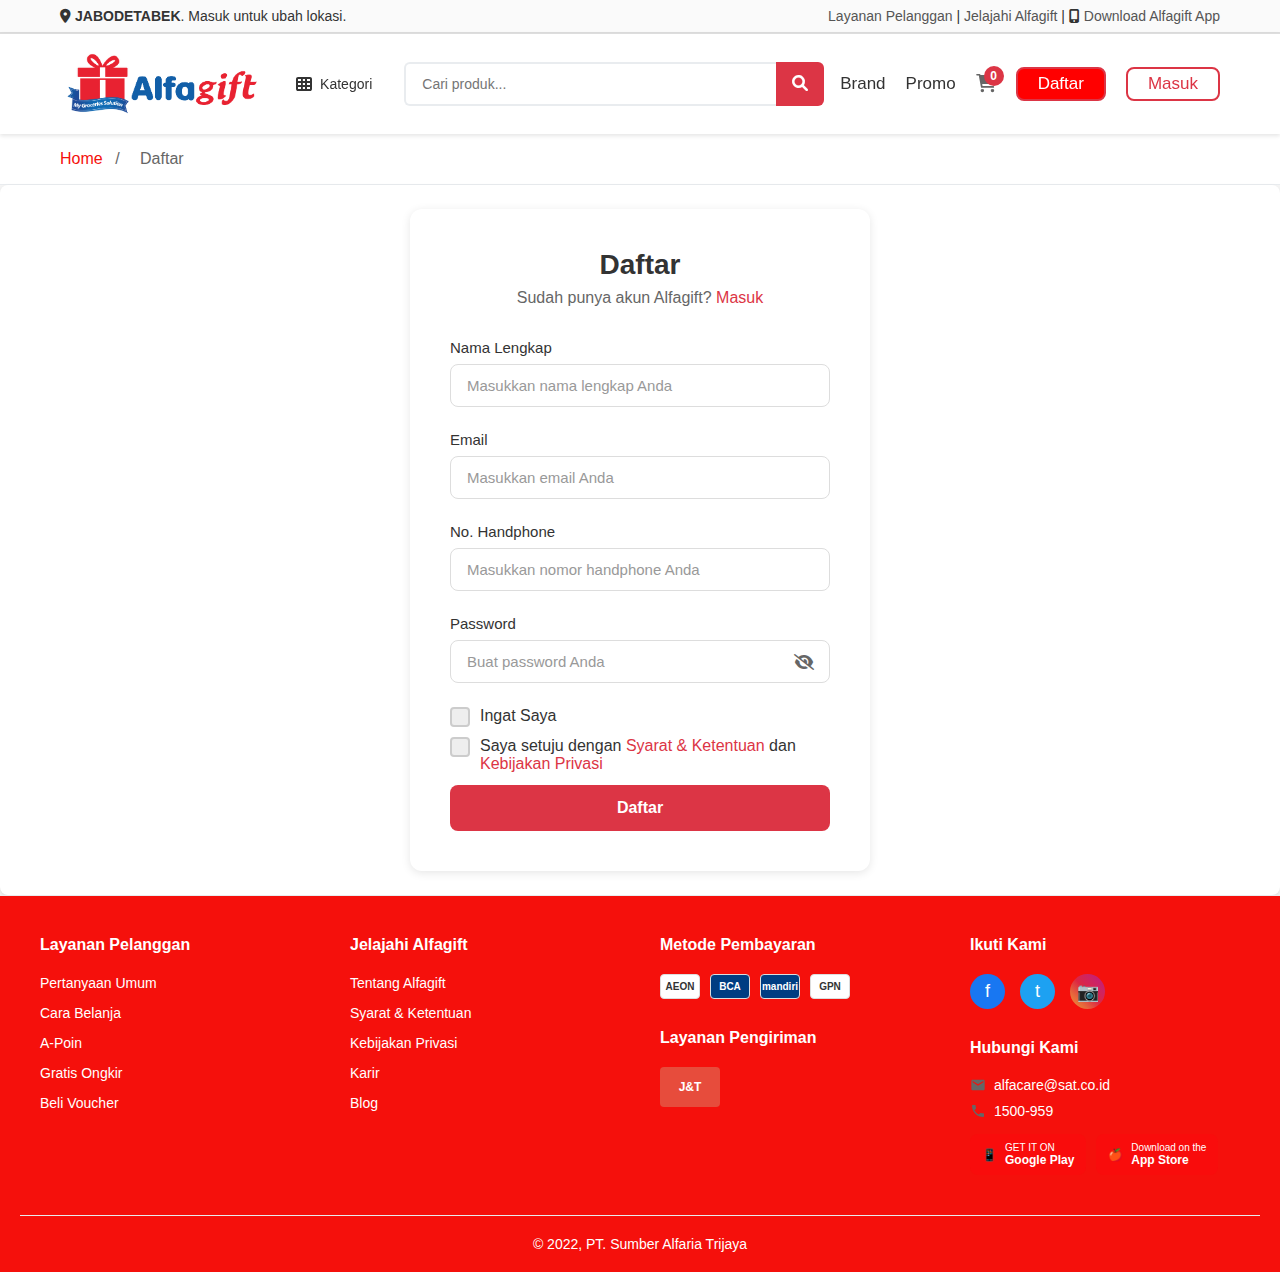
<file: register.html>
<!DOCTYPE html>
<html lang="id">

<head>
    <meta charset="UTF-8">
    <meta name="viewport" content="width=device-width, initial-scale=1.0">
    <title>Daftar - Alfagift</title>
    <link rel="icon" type="image/png" href="assets/alfagift.png">
    <link rel="stylesheet" href="register.css">
    <link href="https://cdnjs.cloudflare.com/ajax/libs/font-awesome/6.0.0/css/all.min.css" rel="stylesheet">
</head>
<body>
    <!-- - -->
    <div id="notification" class="notification"></div>
  <header>
    <!-- Top Bar -->
    <div class="top-bar">
      <div class="container" style="display: flex; justify-content: space-between; align-items: center; font-size: 14px;">
        <div style="display: flex; align-items: center;">
          <i class="fas fa-map-marker-alt" style="margin-right: 4px;"></i>
          <strong>JABODETABEK</strong>. Masuk untuk ubah lokasi.
        </div>
        <div>
          <a href="#">Layanan Pelanggan</a> |
          <a href="#">Jelajahi Alfagift</a> |
          <i class="fas fa-mobile-alt"></i> <a href="#">Download Alfagift App</a>
        </div>
      </div>
    </div>

    <!-- Navigation Bar -->
    <nav class="navbar" style="background-color: white; border-top: 1px solid #ddd; padding: 10px 0;">
      <div class="container" style="display: flex; align-items: center; gap: 16px;">
        <img src="/assets/logo.png" alt="Logo Alfagift" style="height: 80px;">

        <!-- Category Dropdown -->
        <div class="category-dropdown">
            <button class="category-btn" aria-label="Buka Kategori">
                <i class="fas fa-th"></i> Kategori
            </button>
            
            <!-- Dropdown Menu -->
            <div class="dropdown-menu">
                <div class="dropdown-content">
                    <h3>Kategori</h3>
                    <ul class="category-list">
                        <li class="category-item">
                            <a href="kebutuhan-dapur.html" class="category-link">
                                <span class="category-icon-item">🍳</span>
                                <span>Kebutuhan Dapur</span>
                                <span class="arrow">›</span>
                            </a>
                        </li>
                        <li class="category-item">
                            <a href="ibu-anak.html" class="category-link">
                                <span class="category-icon-item">👶</span>
                                <span>Kebutuhan Ibu & Anak</span>
                                <span class="arrow">›</span>
                            </a>
                        </li>
                        <li class="category-item">
                            <a href="kebutuhan-rumah.html" class="category-link">
                                <span class="category-icon-item">🏠</span>
                                <span>Kebutuhan Rumah</span>
                                <span class="arrow">›</span>
                            </a>
                        </li>
                        <li class="category-item">
                            <a href="makanan.html" class="category-link">
                                <span class="category-icon-item">🍕</span>
                                <span>Makanan</span>
                                <span class="arrow">›</span>
                            </a>
                        </li>
                        <li class="category-item">
                            <a href="minuman.html" class="category-link">
                                <span class="category-icon-item">🥤</span>
                                <span>Minuman</span>
                                <span class="arrow">›</span>
                            </a>
                        </li>
                        <li class="category-item">
                            <a href="produk-segar.html" class="category-link">
                                <span class="category-icon-item">🥩</span>
                                <span>Produk Segar & Beku</span>
                                <span class="arrow">›</span>
                            </a>
                        </li>
                        <li class="category-item">
                            <a href="personal-care.html" class="category-link">
                                <span class="category-icon-item">🧴</span>
                                <span>Personal Care</span>
                                <span class="arrow">›</span>
                            </a>
                        </li>
                        <li class="category-item">
                            <a href="kebutuhan-kesehatan.html" class="category-link">
                                <span class="category-icon-item">💊</span>
                                <span>Kebutuhan Kesehatan</span>
                                <span class="arrow">›</span>
                            </a>
                        </li>
                        <li class="category-item">
                            <a href="lifestyle.html" class="category-link">
                                <span class="category-icon-item">👕</span>
                                <span>Gaya Hidup</span>
                                <span class="arrow">›</span>
                            </a>
                        </li>
                        <li class="category-item">
                            <a href="pet.html" class="category-link">
                                <span class="category-icon-item">🐕</span>
                                <span>Makanan Peliharaan</span>
                                <span class="arrow">›</span>
                            </a>
                        </li>
                    </ul>
                </div>
            </div>
        </div>

        <div class="search-container">
          <input type="text" placeholder="Cari produk..." class="search-input">
          <button class="search-btn" aria-label="Cari">
            <i class="fas fa-search"></i>
          </button>
        </div>

        <div class="nav-menu">
          <a href="#" class="nav-link">Brand</a>
          <a href="#" class="nav-link">Promo</a>
          <button class="cart-btn" aria-label="Keranjang">
            <i class="fas fa-shopping-cart"></i>
            <span class="cart-badge">0</span>
          </button>
          <a href="register.html" class="btn btn-daftar">Daftar</a>
          <a href="register.html" class="btn btn-masuk">Masuk</a>
        </div>
      </div>
    </nav>
  </header>

   <!-- Breadcrumb -->
    <div class="breadcrumb">
        <div class="container">
            <a href="index.html">Home</a>
            <span>/</span>
            <span>Daftar</span>
        </div>
    </div>

<body>

    <!-- Main Content -->
    <main class="main-content">
        <div class="register-container">
            <div class="register-card">
                <h1 class="register-title">Daftar</h1>
                <p class="register-subtitle">
                    Sudah punya akun Alfagift? 
                    <a href="login.html" class="login-link">Masuk</a>
                </p>
                
                <form class="register-form" id="registerForm">
                    <div class="form-group">
                        <label for="fullName" class="form-label">Nama Lengkap</label>
                        <input 
                            type="text" 
                            id="fullName" 
                            class="form-input" 
                            placeholder="Masukkan nama lengkap Anda"
                            required
                        >
                        <div id="fullNameError" class="error-text">Nama harus minimal 3 karakter.</div>
                    </div>
                    
                    <div class="form-group">
                        <label for="email" class="form-label">Email</label>
                        <input 
                            type="email" 
                            id="email" 
                            class="form-input" 
                            placeholder="Masukkan email Anda"
                            required
                        >
                        <div id="emailError" class="error-text">Masukkan email yang valid.</div>
                    </div>

                    <div class="form-group">
                        <label for="phone" class="form-label">No. Handphone</label>
                        <input 
                            type="tel" 
                            id="phone" 
                            class="form-input" 
                            placeholder="Masukkan nomor handphone Anda"
                            required
                        >
                        <div id="phoneError" class="error-text">Masukkan nomor handphone yang valid.</div>
                    </div>
                    
                    <div class="form-group">
                        <label for="password" class="form-label">Password</label>
                        <div class="password-container">
                            <input 
                                type="password" 
                                id="password" 
                                class="form-input" 
                                placeholder="Buat password Anda"
                                required
                            >
                            <button type="button" class="password-toggle" id="passwordToggle">
                                <i class="fas fa-eye-slash"></i>
                            </button>
                        </div>
                        <div id="passwordError" class="error-text">Password minimal 6 karakter dengan huruf besar, kecil, dan angka.</div>
                    </div>


                       <div class="form-group">
                        <label class="checkbox-container">
                            <input type="checkbox" id="Ingat Saya" required>
                            <span class="checkmark"></span>
                            Ingat Saya 
                        </label>
                    
                    <div class="form-group">
                        <label class="checkbox-container">
                            <input type="checkbox" id="agreeTerms" required>
                            <span class="checkmark"></span>
                            Saya setuju dengan <a href="#" class="terms-link">Syarat & Ketentuan</a> dan <a href="#" class="terms-link">Kebijakan Privasi</a>
                        </label>
                        <div id="termsError" class="error-text">Anda harus menyetujui syarat dan ketentuan.</div>
                    </div>

                    
                    <button type="submit" class="register-btn">Daftar</button>
                </form>
            </div>
        </div>
    </main>

    <footer class="footer">
      <div class="footer-container">
          <!-- Layanan Pelanggan -->
          <div class="footer-section">
              <h3>Layanan Pelanggan</h3>
              <ul>
                  <li><a href="#">Pertanyaan Umum</a></li>
                  <li><a href="#">Cara Belanja</a></li>
                  <li><a href="#">A-Poin</a></li>
                  <li><a href="#">Gratis Ongkir</a></li>
                  <li><a href="#">Beli Voucher</a></li>
              </ul>
          </div>

          <!-- Jelajahi Alfagift -->
          <div class="footer-section">
              <h3>Jelajahi Alfagift</h3>
              <ul>
                  <li><a href="#">Tentang Alfagift</a></li>
                  <li><a href="#">Syarat & Ketentuan</a></li>
                  <li><a href="#">Kebijakan Privasi</a></li>
                  <li><a href="#">Karir</a></li>
                  <li><a href="#">Blog</a></li>
              </ul>
          </div>

          <!-- Metode Pembayaran & Layanan Pengiriman -->
          <div class="footer-section">
              <h3>Metode Pembayaran</h3>
              <div class="payment-methods">
                  <div class="payment-logo">AEON</div>
                  <div class="payment-logo bca">BCA</div>
                  <div class="payment-logo mandiri">mandiri</div>
                  <div class="payment-logo">GPN</div>
              </div>
              
              <h3 class="delivery-title">Layanan Pengiriman</h3>
              <div class="delivery-service">
                  <div class="delivery-logo">J&T</div>
              </div>
          </div>

          <!-- Ikuti Kami & Hubungi Kami -->
          <div class="footer-section">
              <h3>Ikuti Kami</h3>
              <div class="social-media">
                  <a href="#" class="social-icon facebook">f</a>
                  <a href="#" class="social-icon twitter">t</a>
                  <a href="#" class="social-icon instagram">📷</a>
              </div>

              <h3 class="contact-title">Hubungi Kami</h3>
              <div class="contact-info">
                  <div class="contact-item email">alfacare@sat.co.id</div>
                  <div class="contact-item phone">1500-959</div>
              </div>

              <div class="app-downloads">
                  <a href="#" class="google-play">
                      <span>📱</span>
                      <div>
                          <div class="app-subtitle">GET IT ON</div>
                          <div class="app-title">Google Play</div>
                      </div>
                  </a>
                  <a href="#" class="app-store">
                      <span>🍎</span>
                      <div>
                          <div class="app-subtitle">Download on the</div>
                          <div class="app-title">App Store</div>
                      </div>
                  </a>
              </div>
          </div>
      </div>

      <div class="copyright">
          © 2022, PT. Sumber Alfaria Trijaya
      </div>
  </footer>

    <script src="register.js"></script>
</body>
</html>
</file>
<file: responsive.css>
/* Responsive Styles */

/* Category Scroll Styles */
.kategori-wrapper {
  position: relative;
  width: 100%;
  max-width: 100%;
  margin: 20px 0;
  padding: 0;
  box-sizing: border-box;
}

.kategori-container {
  display: flex;
  gap: 16px;
  overflow-x: scroll;
  scroll-behavior: smooth;
  scrollbar-width: none; /* Firefox */
  -ms-overflow-style: none; /* IE and Edge */
  -webkit-overflow-scrolling: touch;
  padding: 10px 40px; /* Add horizontal padding instead of container width reduction */
  width: 100%;
  box-sizing: border-box;
}

.kategori-container::-webkit-scrollbar {
  display: none; /* Chrome, Safari, Opera */
}

.scroll-btn {
  position: absolute;
  top: 50%;
  transform: translateY(-50%);
  width: 32px;
  height: 32px;
  border-radius: 50%;
  background: white;
  border: 1px solid #ddd;
  display: flex;
  align-items: center;
  justify-content: center;
  cursor: pointer;
  transition: all 0.3s ease;
  z-index: 2;
  box-shadow: 0 2px 5px rgba(0,0,0,0.1);
}

.scroll-btn:hover {
  background: #f8f9fa;
  border-color: #dc3545;
  color: #dc3545;
}

.scroll-btn.left {
  left: 4px;
}

.scroll-btn.right {
  right: 4px;
}

.kategori-item {
  flex: 0 0 auto;
  padding: 8px 16px;
  background: white;
  border: 1px solid #ddd;
  border-radius: 20px;
  color: #333;
  text-decoration: none;
  transition: all 0.3s ease;
  white-space: nowrap;
  display: flex;
  align-items: center;
  gap: 8px;
}

.kategori-item:hover {
  background: #f8f9fa;
  border-color: #dc3545;
  color: #dc3545;
  transform: translateY(-2px);
}

.kategori-item i {
  font-size: 16px;
}

/* Media Queries */
@media (max-width: 768px) {
  .kategori-container {
    padding: 10px 32px;
  }
  
  .scroll-btn {
    width: 28px;
    height: 28px;
  }
  
  .scroll-btn.left {
    left: 2px;
  }
  
  .scroll-btn.right {
    right: 2px;
  }
}

@media (max-width: 480px) {
  .kategori-container {
    padding: 10px 24px;
    gap: 12px;
  }
  
  .scroll-btn {
    width: 24px;
    height: 24px;
  }
}
</file>
<file: register.css>
* {
  margin: 0;
  padding: 0;
  box-sizing: border-box;
}

body {
  font-family: 'Segoe UI', sans-serif;
  background-color: #f5f5f5;
  color: #333;
}

a {
  text-decoration: none;
  color: #333;
}

.container {
  width: 100%;
  max-width: 1200px;
  margin: auto;
  padding: 0 20px;
}

/* Notification Banner Styles */
.notification-banner {
  position: fixed;
  top: 20px;
  left: 20px;
  background: linear-gradient(135deg, #dc3545 0%, #c82333 100%);
  color: white;
  padding: 12px 20px;
  border-radius: 25px;
  box-shadow: 0 4px 15px rgba(220, 53, 69, 0.3);
  z-index: 1000;
  display: flex;
  align-items: center;
  gap: 10px;
  font-size: 14px;
  font-weight: 500;
  max-width: 350px;
  transform: translateX(-100%);
  opacity: 0;
  transition: all 0.5s cubic-bezier(0.25, 0.46, 0.45, 0.94);
  cursor: pointer;
}

.notification-banner.show {
  transform: translateX(0);
  opacity: 1;
}

.notification-banner:hover {
  transform: translateX(0) scale(1.02);
  box-shadow: 0 6px 20px rgba(220, 53, 69, 0.4);
}

.notification-icon {
  background: rgba(255, 255, 255, 0.2);
  padding: 8px;
  border-radius: 50%;
  display: flex;
  align-items: center;
  justify-content: center;
  min-width: 32px;
  height: 32px;
}

.notification-text {
  flex: 1;
  line-height: 1.4;
}

.notification-close {
  background: none;
  border: none;
  color: white;
  font-size: 18px;
  cursor: pointer;
  padding: 4px;
  border-radius: 50%;
  transition: background 0.2s ease;
  width: 24px;
  height: 24px;
  display: flex;
  align-items: center;
  justify-content: center;
}

.notification-close:hover {
  background: rgba(255, 255, 255, 0.2);
}

.notification-arrow {
  margin-left: 8px;
  transition: transform 0.2s ease;
}

.notification-banner:hover .notification-arrow {
  transform: translateX(3px);
}

/* Top Bar */
.top-bar {
  background-color: #fafafa;
  padding: 8px 0;
  font-size: 14px;
  border-bottom: 1px solid #ddd;
}

.top-bar a {
  color: #555;
}

/* Navbar */
.navbar {
  background-color: white;
  border-top: 1px solid #ddd;
  padding: 10px 0;
  box-shadow: 0 2px 4px rgba(0, 0, 0, 0.1);
  position: sticky;
  top: 0;
  z-index: 999;
}

.navbar a {
  color: #333;
  font-size: 17px;
  font-weight: 500;
}
.btn {
  display: inline-block;
  padding: 5px 20px;
  border-radius: 8px;
  text-decoration: none;
  font-family: sans-serif;
  transition: all 0.3s ease;
  font-size: 17px;
}

.btn-daftar {
  background-color: red;
  color: white;
  border: 2px solid #dc3545;
}

a.btn.btn-daftar {
  color: white !important;
}

.btn-masuk {
  background-color: white;
  color: #dc3545;
  border: 2px solid #dc3545;
}
a.btn.btn-masuk{
  color: #dc3545 !important;
}

.btn-daftar:hover {
  background-color: white;
  color: red;
}

a.btn-daftar:hover {
  color: red !important;
}

.btn-masuk:hover {
  background-color: #dc3545;
  color: white;
}
a.btn-masuk:hover {
  color: white !important;
}


/* Category Dropdown */
.category-dropdown {
  position: relative;
}

.category-btn {
  background: none;
  border: none;
  font-size: 14px;
  color: #333;
  cursor: pointer;
  padding: 12px 16px;
  border-radius: 6px;
  display: flex;
  align-items: center;
  gap: 8px;
  transition: all 0.3s ease;
  font-weight: 500;
}

.category-btn:hover {
  background-color: #f8f9fa;
  color: #dc3545;
}

.category-btn i {
  font-size: 16px;
}

/* Dropdown Menu */
.dropdown-menu {
  position: absolute;
  top: 100%;
  left: 0;
  background-color: white;
  border: 1px solid #e9ecef;
  border-radius: 8px;
  box-shadow: 0 4px 12px rgba(0, 0, 0, 0.15);
  min-width: 280px;
  opacity: 0;
  visibility: hidden;
  transform: translateY(-10px);
  transition: all 0.3s ease;
  z-index: 1001;
}

.category-dropdown:hover .dropdown-menu {
  opacity: 1;
  visibility: visible;
  transform: translateY(0);
}

.dropdown-content {
  padding: 20px 0;
}

.dropdown-content h3 {
  padding: 0 20px 15px;
  font-size: 16px;
  font-weight: 600;
  color: #333;
  border-bottom: 1px solid #f0f0f0;
  margin-bottom: 10px;
}

.category-list {
  list-style: none;
}

.category-item {
  border-bottom: 1px solid #f8f9fa;
}

.category-item:last-child {
  border-bottom: none;
}

.category-link {
  display: flex;
  align-items: center;
  padding: 12px 20px;
  text-decoration: none;
  color: #666;
  font-size: 14px;
  transition: all 0.2s ease;
}

.category-link:hover {
  background-color: #f8f9fa;
  color: #dc3545;
}

.category-icon-item {
  width: 20px;
  margin-right: 12px;
  font-size: 16px;
}

.arrow {
  margin-left: auto;
  color: #ccc;
  font-size: 16px;
  transition: color 0.2s ease;
}

.category-link:hover .arrow {
  color: #dc3545;
}

/* Search Container */
.search-container {
  flex: 1;
  display: flex;
  max-width: 800px;
}

.search-input {
  flex: 1;
  padding: 12px 16px;
  border: 2px solid #e9ecef;
  border-right: none;
  border-radius: 6px 0 0 6px;
  font-size: 14px;
  outline: none;
  transition: border-color 0.3s ease;
}

.search-input:focus {
  border-color: #dc3545;
}

.search-btn {
  background-color: #dc3545;
  color: white;
  border: none;
  padding: 12px 16px;
  border-radius: 0 6px 6px 0;
  cursor: pointer;
  font-size: 16px;
  transition: background-color 0.3s ease;
}

.search-btn:hover {
  background-color: #c82333;
}

/* Navigation Menu */
.nav-menu {
  display: flex;
  align-items: center;
  gap: 20px;
}

.nav-link {
  text-decoration: none;
  color: #666;
  font-size: 14px;
  font-weight: 500;
  transition: color 0.3s ease;
}

.nav-link:hover {
  color: #dc3545;
}

.cart-btn {
  background: none;
  border: none;
  font-size: 18px;
  color: #666;
  cursor: pointer;
  transition: color 0.3s;
  position: relative;
}

.cart-btn:hover {
  color: #dc3545;
}

.cart-badge {
  position: absolute;
  top: -8px;
  right: -8px;
  background: #dc3545;
  color: white;
  border-radius: 50%;
  width: 20px;
  height: 20px;
  font-size: 12px;
  display: flex;
  align-items: center;
  justify-content: center;
  font-weight: bold;
}


/* Main Content */
.main-content {
  min-height: calc(100vh - 200px);
  padding: 40px 0;
  background-color: #f5f5f5;
}

.register-container {
  width: 100%;
  max-width: 500px;
  margin: 0 auto;
  padding: 0 20px;
}

.register-card {
  background: white;
  border-radius: 12px;
  padding: 40px;
  box-shadow: 0 2px 10px rgba(0, 0, 0, 0.1);
}

.register-title {
  font-size: 28px;
  font-weight: 600;
  color: #333;
  margin-bottom: 8px;
  text-align: center;
}

.register-subtitle {
  color: #666;
  text-align: center;
  margin-bottom: 32px;
  font-size: 16px;
}

.login-link {
  color: #dc3545;
  font-weight: 500;
  transition: color 0.3s;
}

.login-link:hover {
  color: #c82333;
}

.register-form {
  display: flex;
  flex-direction: column;
  gap: 24px;
}

.form-group {
  position: relative;
}

.form-label {
  display: block;
  margin-bottom: 8px;
  color: #333;
  font-weight: 500;
  font-size: 15px;
}

.form-input {
  width: 100%;
  padding: 12px 16px;
  border: 1.5px solid #ddd;
  border-radius: 8px;
  font-size: 15px;
  transition: all 0.3s;
  background: white;
}

.form-input:focus {
  border-color: #dc3545;
  outline: none;
}

.form-input::placeholder {
  color: #999;
}

.form-input.error {
  border-color: #dc3545;
}

.password-container {
  position: relative;
}

.password-toggle {
  position: absolute;
  right: 16px;
  top: 50%;
  transform: translateY(-50%);
  background: none;
  border: none;
  color: #666;
  cursor: pointer;
  padding: 0;
  font-size: 16px;
  display: flex;
  align-items: center;
  justify-content: center;
  transition: color 0.3s;
}

.password-toggle:hover {
  color: #333;
}

/* Kontainer untuk checkbox */
.checkbox-container {
    display: block;
    position: relative;
    padding-left: 30px; /* ruang untuk kotak cek */
    margin-bottom: 12px;
    cursor: pointer;
    font-size: 16px;
    user-select: none;
}

/* Sembunyikan checkbox default */
.checkbox-container input[type="checkbox"] {
    position: absolute;
    opacity: 0;
    cursor: pointer;
    height: 0;
    width: 0;
}

.checkmark {
    position: absolute;
    top: 0;
    left: 0;
    height: 20px;
    width: 20px;
    background-color: #eee;
    border: 2px solid #ccc;
    border-radius: 4px;
}

.checkbox-container:hover input ~ .checkmark {
    background-color: #ddd;
}

.checkbox-container input:checked ~ .checkmark {
    background-color: #dc3545;
    border-color: #dc3545;
}


.checkmark:after {
    content: "";
    position: absolute;
    display: none;
}

.checkbox-container input:checked ~ .checkmark:after {
    display: block;
}

.checkbox-container .checkmark:after {
    left: 6px;
    top: 2px;
    width: 5px;
    height: 10px;
    border: solid white;
    border-width: 0 2px 2px 0;
    transform: rotate(45deg);
}


.terms-link {
    color: #2196F3;
    text-decoration: none;
}

.terms-link:hover {
    text-decoration: underline;
}

/* Teks error */
.error-text {
    color: red;
    font-size: 14px;
    display: none; 
}

.error-text.active {
    display: block;
}

.terms-link {
  color: #dc3545;
  text-decoration: none;
}

.terms-link:hover {
  text-decoration: underline;
}

.error-text {
  color: #dc3545;
  font-size: 13px;
  margin-top: 6px;
  display: none;
}

.error-text.show {
  display: block;
}

.register-btn {
  width: 100%;
  padding: 14px;
  background: #dc3545;
  color: white;
  border: none;
  border-radius: 8px;
  font-size: 16px;
  font-weight: 600;
  cursor: pointer;
  transition: all 0.3s;
  display: flex;
  align-items: center;
  justify-content: center;
  gap: 8px;
}

.register-btn:hover {
  background: #c82333;
}

.register-btn:active {
  transform: translateY(1px);
}

.register-btn:disabled {
  background: #ddd;
  cursor: not-allowed;
}

/* Notification */
#notification {
    position: fixed;
    top: 20px;
    left: 50%;
    transform: translateX(-50%);
    color: white;
    padding: 12px 24px;
    border-radius: 8px;
    box-shadow: 0 4px 6px rgba(0, 0, 0, 0.2);
    z-index: 1000;
    display: none;
    opacity: 0;
    transition: opacity 0.4s ease-in-out;
    max-width: 90%;
    text-align: center;
    font-weight: 500;
}

#notification.show {
    display: block;
    opacity: 1;
}

#notification.success {
    background-color: #10b981;
}

#notification.error {
    background-color: #dc2626;
}

/* Loading animation */
.loading {
    display: inline-block;
    width: 20px;
    height: 20px;
    border: 3px solid rgba(255,255,255,.3);
    border-radius: 50%;
    border-top-color: #fff;
    animation: spin 1s ease-in-out infinite;
}

@keyframes spin {
    to { transform: rotate(360deg); }
}

/* Responsive Styles */
@media (max-width: 768px) {
  .main-content {
    padding: 20px 0;
  }

  .register-container {
    padding: 0 16px;
  }

  .register-card {
    padding: 30px 24px;
    border-radius: 10px;
  }

  .register-title {
    font-size: 24px;
  }

  .register-subtitle {
    font-size: 15px;
    margin-bottom: 24px;
  }

  .form-group {
    gap: 20px;
  }

  .form-label {
    font-size: 14px;
  }

  .form-input {
    padding: 10px 14px;
    font-size: 14px;
  }

  .checkbox-container {
    font-size: 13px;
  }

  .register-btn {
    padding: 12px;
    font-size: 15px;
  }
}

@media (max-width: 480px) {
  .main-content {
    padding: 15px 0;
  }

  .register-container {
    padding: 0 12px;
  }

  .register-card {
    padding: 24px 16px;
    border-radius: 8px;
  }

  .register-title {
    font-size: 22px;
  }

  .register-subtitle {
    font-size: 14px;
    margin-bottom: 20px;
  }

  .form-group {
    gap: 16px;
  }

  .form-input {
    padding: 10px 12px;
  }

  .checkbox-container {
    font-size: 12px;
    gap: 8px;
  }

  .checkbox-container input {
    width: 16px;
    height: 16px;
  }

  .error-text {
    font-size: 12px;
  }

  .register-btn {
    padding: 11px;
    font-size: 14px;
  }

  /* Fix top bar and navigation for mobile */
  .top-bar .container {
    flex-direction: column;
    gap: 8px;
    text-align: center;
  }

  .navbar .container {
    flex-wrap: wrap;
    gap: 12px;
  }

  .search-container {
    order: 2;
    width: 100%;
  }

  .nav-menu {
    order: 3;
    width: 100%;
    justify-content: space-between;
    gap: 8px;
  }

  .nav-link {
    font-size: 14px;
  }

  .btn {
    padding: 6px 12px;
    font-size: 14px;
  }

  .breadcrumb {
    padding: 10px 0;
    font-size: 13px;
  }
}

.banner-footer {
  display: flex;
  flex-direction: column;
  align-items: center;
  margin-top: 20px;
}

.disclaimer {
  font-size: 12px;
  opacity: 0.7;
  margin-bottom: 20px;
  font-style: italic;
}

.cta-button {
  background-color: #ffd700;
  color: #333;
  border: none;
  border-radius: 30px;
  padding: 12px 30px;
  font-size: 16px;
  font-weight: 600;
  cursor: pointer;
  transition: all 0.3s ease;
  box-shadow: 0 4px 10px rgba(0, 0, 0, 0.2);
}

.cta-button:hover {
  background-color: #ffea00;
  transform: translateY(-3px);
  box-shadow: 0 6px 15px rgba(0, 0, 0, 0.25);
}

.cta-button:active {
  transform: translateY(0);
}

/* Active Benefit State */
.benefit-item.active {
  background-color: rgba(255, 255, 255, 0.25);
  transform: scale(1.05);
}

/* Alfagift Section */
.alfagift-section {
  font-family: "Poppins", sans-serif;
  color: #333;
  line-height: 1.6;
  max-width: 1200px;
  margin: 0 auto;
  padding: 0 20px;
}

.alfagift-section * {
  box-sizing: border-box;
  margin: 0;
  padding: 0;
}

.alfagift-cta {
  display: inline-block;
  background-color: white;
  color: #e3000f;
  padding: 12px 25px;
  border-radius: 50px;
  font-weight: 600;
  text-decoration: none;
  transition: all 0.3s ease;
  box-shadow: 0 5px 15px rgba(0, 0, 0, 0.1);
}

.alfagift-cta:hover {
  transform: translateY(-3px);
  box-shadow: 0 8px 20px rgba(0, 0, 0, 0.15);
}

/* Bagian Tentang Alfagift */
.alfagift-about {
  background-color: #fff;
  padding: 30px;
  border-radius: 12px;
  margin-bottom: 40px;
  box-shadow: 0 5px 20px rgba(0, 0, 0, 0.05);
  position: relative;
}

.alfagift-about h2 {
  font-size: 1.8rem;
  color: #e3000f;
  margin-bottom: 20px;
  position: relative;
  padding-bottom: 10px;
}

.alfagift-about h2::after {
  content: "";
  position: absolute;
  bottom: 0;
  left: 0;
  width: 60px;
  height: 3px;
  background-color: #e3000f;
}

.alfagift-about p {
  margin-bottom: 15px;
  font-size: 1rem;
  color: #555;
}

/* Beragam Promo Alfagift */
.alfagift-promo {
  background-color: #fff;
  padding: 30px;
  border-radius: 12px;
  margin-bottom: 40px;
  box-shadow: 0 5px 20px rgba(0, 0, 0, 0.05);
}

.alfagift-promo h2 {
  font-size: 1.8rem;
  color: #e3000f;
  margin-bottom: 20px;
  position: relative;
  padding-bottom: 10px;
}

.alfagift-promo h2::after {
  content: "";
  position: absolute;
  bottom: 0;
  left: 0;
  width: 60px;
  height: 3px;
  background-color: #e3000f;
}

.alfagift-promo p {
  margin-bottom: 25px;
  font-size: 1rem;
  color: #555;
}

.alfagift-promo-cards {
  display: flex;
  flex-wrap: wrap;
  gap: 20px;
}

.alfagift-promo-card {
  flex: 1;
  min-width: 250px;
  background: linear-gradient(135deg, #f5f7fa 0%, #e3e8ef 100%);
  padding: 25px;
  border-radius: 10px;
  box-shadow: 0 5px 15px rgba(0, 0, 0, 0.05);
  transition: all 0.3s ease;
  position: relative;
  overflow: hidden;
}

.alfagift-promo-card:hover {
  transform: translateY(-5px);
  box-shadow: 0 10px 25px rgba(0, 0, 0, 0.1);
}

.alfagift-promo-card::before {
  content: "";
  position: absolute;
  top: -20px;
  right: -20px;
  width: 80px;
  height: 80px;
  background-color: #e3000f;
  border-radius: 50%;
  opacity: 0.1;
}

.alfagift-promo-card h3 {
  font-size: 1.2rem;
  margin-bottom: 10px;
  color: #333;
}

.alfagift-promo-card p {
  font-size: 0.9rem;
  color: #666;
  margin-bottom: 15px;
}

.alfagift-promo-badge {
  position: absolute;
  top: 15px;
  right: 15px;
  background-color: #e3000f;
  color: white;
  padding: 5px 12px;
  border-radius: 20px;
  font-size: 0.8rem;
  font-weight: 600;
}

/* Kemudahan Bertransaksi */
.alfagift-payment {
  background-color: #f8f9fa;
  padding: 30px;
  border-radius: 12px;
  margin-bottom: 40px;
  box-shadow: 0 5px 20px rgba(0, 0, 0, 0.05);
}

.alfagift-payment h2 {
  font-size: 1.8rem;
  color: #e3000f;
  margin-bottom: 20px;
  position: relative;
  padding-bottom: 10px;
}

.alfagift-payment h2::after {
  content: "";
  position: absolute;
  bottom: 0;
  left: 0;
  width: 60px;
  height: 3px;
  background-color: #e3000f;
}

.alfagift-payment p {
  margin-bottom: 25px;
  font-size: 1rem;
  color: #555;
}

.alfagift-payment-methods {
  display: flex;
  flex-wrap: wrap;
  gap: 20px;
  margin-bottom: 30px;
}

.alfagift-payment-method {
  flex: 1;
  min-width: 200px;
  background-color: white;
  padding: 20px;
  border-radius: 10px;
  box-shadow: 0 5px 15px rgba(0, 0, 0, 0.05);
  transition: all 0.3s ease;
  text-align: center;
}

.alfagift-payment-method:hover {
  transform: translateY(-5px);
  box-shadow: 0 10px 25px rgba(0, 0, 0, 0.1);
}

.alfagift-payment-icon {
  width: 50px;
  height: 50px;
  background-color: rgba(227, 0, 15, 0.1);
  border-radius: 50%;
  display: flex;
  align-items: center;
  justify-content: center;
  margin: 0 auto 15px;
  color: #e3000f;
  font-size: 20px;
}

.alfagift-payment-method h3 {
  font-size: 1.1rem;
  margin-bottom: 10px;
  color: #333;
}

.alfagift-payment-method p {
  font-size: 0.9rem;
  color: #666;
  margin-bottom: 0;
}

/* Footer */
.footer {
  background-color: #f5100c;
  padding: 40px 20px 20px;
  border-top: 1px solid #e9ecef;
}

.footer-container {
  max-width: 1200px;
  margin: 0 auto;
  display: grid;
  grid-template-columns: repeat(auto-fit, minmax(250px, 1fr));
  gap: 40px;
}

.footer-section h3 {
  font-size: 16px;
  font-weight: 600;
  color: white;
  margin-bottom: 20px;
}

.footer-section ul {
  list-style: none;
}

.footer-section ul li {
  margin-bottom: 12px;
}

.footer-section ul li a {
  color: #ffffff;
  text-decoration: none;
  font-size: 14px;
  transition: color 0.3s ease;
}

.footer-section ul li a:hover {
  color: #007bff;
}

.payment-methods {
  display: flex;
  flex-wrap: wrap;
  gap: 10px;
  margin-top: 10px;
}

.payment-logo {
  width: 40px;
  height: 25px;
  background-color: #fff;
  border: 1px solid #ddd;
  border-radius: 4px;
  display: flex;
  align-items: center;
  justify-content: center;
  font-size: 10px;
  font-weight: bold;
  color: #333;
}

.payment-logo.bca {
  background-color: #003d82;
  color: white;
}

.payment-logo.mandiri {
  background-color: #003d82;
  color: white;
}

.delivery-title {
  margin-top: 30px !important;
}

.delivery-service {
  margin-top: 10px;
}

.delivery-logo {
  width: 60px;
  height: 40px;
  background-color: #e74c3c;
  border-radius: 4px;
  display: flex;
  align-items: center;
  justify-content: center;
  color: white;
  font-size: 12px;
  font-weight: bold;
}

.social-media {
  display: flex;
  gap: 15px;
  margin-top: 10px;
}

.social-icon {
  width: 35px;
  height: 35px;
  border-radius: 50%;
  display: flex;
  align-items: center;
  justify-content: center;
  color: white;
  text-decoration: none;
  font-size: 18px;
  transition: transform 0.3s ease;
}

.social-icon:hover {
  transform: scale(1.1);
}

.social-icon.facebook {
  background-color: #1877f2;
}

.social-icon.twitter {
  background-color: #1da1f2;
}

.social-icon.instagram {
  background: linear-gradient(45deg, #f09433 0%, #e6683c 25%, #dc2743 50%, #cc2366 75%, #bc1888 100%);
}

.contact-title {
  margin-top: 30px !important;
}

.contact-info {
  margin-top: 10px;
}

.contact-item {
  display: flex;
  align-items: center;
  margin-bottom: 10px;
  color: white;
  font-size: 14px;
}

.contact-item::before {
  content: "";
  width: 16px;
  height: 16px;
  margin-right: 8px;
  background-size: contain;
}

.contact-item.email::before {
  background-image: url("data:image/svg+xml,%3Csvg xmlns='http://www.w3.org/2000/svg' fill='%23666' viewBox='0 0 24 24'%3E%3Cpath d='M20 4H4c-1.1 0-1.99.9-1.99 2L2 18c0 1.1.89 2 2 2h16c1.1 0 2-.9 2-2V6c0-1.1-.9-2-2-2zm0 4l-8 5-8-5V6l8 5 8-5v2z'/%3E%3C/svg%3E");
}

.contact-item.phone::before {
  background-image: url("data:image/svg+xml,%3Csvg xmlns='http://www.w3.org/2000/svg' fill='%23666' viewBox='0 0 24 24'%3E%3Cpath d='M6.62 10.79c1.44 2.83 3.76 5.14 6.59 6.59l2.2-2.2c.27-.27.67-.36 1.02-.24 1.12.37 2.33.57 3.57.57.55 0 1 .45 1 1V20c0 .55-.45 1-1 1-9.39 0-17-7.61-17-17 0-.55.45-1 1-1h3.5c.55 0 1 .45 1 1 0 1.25.2 2.45.57 3.57.11.35.03.74-.25 1.02l-2.2 2.2z'/%3E%3C/svg%3E");
}

.app-downloads {
  display: flex;
  gap: 10px;
  margin-top: 15px;
}

.google-play,
.app-store {
  background-color: #f90c0c;
  color: white;
  padding: 8px 12px;
  border-radius: 8px;
  text-decoration: none;
  font-size: 12px;
  display: flex;
  align-items: center;
  gap: 8px;
  transition: background-color 0.3s ease;
}

.google-play:hover,
.app-store:hover {
  background-color: #333;
}

.app-subtitle {
  font-size: 10px;
}

.app-title {
  font-weight: bold;
}

.copyright {
  text-align: center;
  margin-top: 40px;
  padding-top: 20px;
  border-top: 1px solid #e9ecef;
  color: white;
  font-size: 14px;
}

/* Category Page Styles */
.breadcrumb {
  background: white;
  padding: 16px 0;
  border-bottom: 1px solid #e9ecef;
}

.breadcrumb a {
  color: #f5100c;
  text-decoration: none;
}

.breadcrumb a:hover {
  text-decoration: underline;
}

.breadcrumb span {
  margin: 0 8px;
  color: #666;
}

.page-header {
  background: white;
  padding: 24px 0;
}

.page-header-content {
  display: flex;
  align-items: center;
  gap: 16px;
  margin-bottom: 24px;
}

.back-btn {
  display: flex;
  align-items: center;
  justify-content: center;
  width: 40px;
  height: 40px;
  background: #f8f9fa;
  border-radius: 8px;
  color: #666;
  text-decoration: none;
  transition: all 0.3s;
}

.back-btn:hover {
  background: #e9ecef;
  color: #333;
}

.page-title h1 {
  font-size: 28px;
  margin-bottom: 8px;
}

.page-title p {
  color: #666;
  font-size: 16px;
}

.category-banner {
  padding: 32px;
  border-radius: 12px;
  color: white;
  text-align: center;
}

.category-banner.orange {
  background: linear-gradient(135deg, #ff6b35, #f7931e);
}

.category-banner h2 {
  font-size: 20px;
  margin-bottom: 8px;
}

.category-banner p {
  margin-bottom: 16px;
  opacity: 0.9;
}

.promo-btn {
  background: white;
  color: #ff6b35;
  border: none;
  padding: 10px 20px;
  border-radius: 6px;
  font-weight: 600;
  cursor: pointer;
  transition: all 0.3s;
}

.promo-btn:hover {
  background: #f8f9fa;
  transform: translateY(-2px);
}

.category-page {
  padding: 32px 0;
}

.category-layout {
  display: grid;
  grid-template-columns: 250px 1fr;
  gap: 32px;
}

/* Sidebar */
.sidebar {
  background: white;
  border-radius: 8px;
  padding: 24px;
  height: fit-content;
  box-shadow: 0 2px 4px rgba(0, 0, 0, 0.1);
}

.filter-section {
  margin-bottom: 24px;
  padding-bottom: 24px;
  border-bottom: 1px solid #e9ecef;
}

.filter-section:last-child {
  border-bottom: none;
  margin-bottom: 0;
}

.filter-section h3 {
  font-size: 16px;
  margin-bottom: 16px;
  color: #333;
}

.filter-list {
  list-style: none;
}

.filter-list li {
  margin-bottom: 8px;
}

.filter-list a {
  display: block;
  padding: 8px 12px;
  color: #666;
  text-decoration: none;
  border-radius: 6px;
  font-size: 14px;
  transition: all 0.3s;
}

.filter-list a:hover {
  background: #f8f9fa;
  color: #333;
}

.price-filter {
  display: flex;
  flex-direction: column;
  gap: 12px;
}

.price-input {
  padding: 8px 12px;
  border: 1px solid #e9ecef;
  border-radius: 6px;
  font-size: 14px;
}

.apply-btn {
  background: #dc3545;
  color: white;
  border: none;
  padding: 8px 16px;
  border-radius: 6px;
  font-size: 14px;
  cursor: pointer;
  transition: background-color 0.3s;
}

.apply-btn:hover {
  background: #c82333;
}

.rating-filter {
  display: flex;
  flex-direction: column;
  gap: 8px;
}

.rating-option {
  display: flex;
  align-items: center;
  gap: 8px;
  cursor: pointer;
  font-size: 14px;
}

/* Main Content */
.main-content {
  background: white;
  border-radius: 8px;
  padding: 24px;
  box-shadow: 0 2px 4px rgba(0, 0, 0, 0.1);
}

.toolbar {
  display: flex;
  justify-content: space-between;
  align-items: center;
  margin-bottom: 24px;
  padding-bottom: 16px;
  border-bottom: 1px solid #e9ecef;
}

.results-count {
  font-size: 14px;
  color: #666;
}

.toolbar-controls {
  display: flex;
  align-items: center;
  gap: 16px;
}

.sort-select {
  padding: 8px 12px;
  border: 1px solid #e9ecef;
  border-radius: 6px;
  font-size: 14px;
  background: white;
  cursor: pointer;
}

.view-toggle {
  display: flex;
  border: 1px solid #e9ecef;
  border-radius: 6px;
  overflow: hidden;
}

.view-btn {
  background: white;
  border: none;
  padding: 8px 12px;
  cursor: pointer;
  transition: all 0.3s;
}

.view-btn.active {
  background: #dc3545;
  color: white;
}

.view-btn:hover:not(.active) {
  background: #f8f9fa;
}

/* Category Products Grid */
.category-products {
  grid-template-columns: repeat(4, 1fr);
}

/* Pagination */
.pagination {
  display: flex;
  justify-content: center;
  gap: 8px;
  margin-top: 32px;
}

.page-btn {
  padding: 8px 16px;
  border: 1px solid #e9ecef;
  background: white;
  color: #666;
  border-radius: 6px;
  cursor: pointer;
  transition: all 0.3s;
}

.page-btn:hover:not(:disabled) {
  background: #f8f9fa;
  border-color: #dc3545;
  color: #dc3545;
}

.page-btn.active {
  background: #dc3545;
  color: white;
  border-color: #dc3545;
}

.page-btn:disabled {
  opacity: 0.5;
  cursor: not-allowed;
}

/* Responsive Design */
@media (max-width: 1200px) {
  .product-grid {
    grid-template-columns: repeat(4, 1fr);
  }
}

@media (max-width: 900px) {
  .product-grid {
    grid-template-columns: repeat(3, 1fr);
  }
}

@media (max-width: 768px) {
  .container {
    padding: 0 16px;
  }

  .nav-menu {
    gap: 15px;
  }

  .nav-link {
    font-size: 13px;
  }

  .dropdown-menu {
    min-width: 250px;
  }

  .category-layout {
    grid-template-columns: 1fr;
    gap: 24px;
  }

  .sidebar {
    order: 2;
  }

  .main-content {
    order: 1;
  }

  .toolbar {
    flex-direction: column;
    gap: 16px;
    align-items: stretch;
  }

  .toolbar-controls {
    justify-content: space-between;
  }

  .product-grid {
    grid-template-columns: repeat(2, 1fr);
    gap: 16px;
  }

  .benefits-container {
    flex-direction: column;
    align-items: center;
  }

  .benefit-item {
    width: 100%;
    max-width: 400px;
  }

  .footer-container {
    grid-template-columns: 1fr;
    gap: 24px;
  }

  .notification-banner {
    left: 10px;
    right: 10px;
    max-width: none;
    font-size: 13px;
  }
}

@media (max-width: 600px) {
  .product-grid {
    grid-template-columns: repeat(2, 1fr);
  }

  .product-name {
    height: auto;
    max-height: 36px;
  }
}

@media (max-width: 480px) {
  .category-btn {
    padding: 10px 12px;
    font-size: 13px;
  }

  .dropdown-menu {
    min-width: 220px;
    left: -20px;
  }

  .category-link {
    padding: 10px 15px;
    font-size: 13px;
  }

  .product-grid {
    grid-template-columns: 1fr;
  }

  .category-scroll {
    gap: 12px;
  }

  .kategori-item {
    min-width: 100px;
    padding: 12px;
  }

  .banner-content,
  .benefits-banner {
    padding: 30px 15px;
  }

  .banner-title {
    font-size: 20px;
  }

  .benefit-icon {
    width: 70px;
    height: 70px;
  }

  .benefit-title {
    font-size: 16px;
  }

  .benefit-description {
    font-size: 13px;
  }

  .page-header-content {
    flex-direction: column;
    align-items: flex-start;
    gap: 12px;
  }

  .container {
    padding: 0 10px;
  }

  .product-grid {
    gap: 10px;
  }

  .product-info {
    padding: 8px;
  }
}

/* Animation for smooth appearance */
@keyframes fadeInUp {
  from {
    opacity: 0;
    transform: translateY(10px);
  }
  to {
    opacity: 1;
    transform: translateY(0);
  }
}

.category-dropdown:hover .dropdown-menu {
  animation: fadeInUp 0.3s ease;
}

/* Animasi */
@keyframes fadeIn {
  from {
    opacity: 0;
    transform: translateY(20px);
  }
  to {
    opacity: 1;
    transform: translateY(0);
  }
}

.alfagift-section {
  animation: fadeIn 0.8s ease-out;
}

.alfagift-promo-card:nth-child(1) {
  animation: fadeIn 0.8s ease-out 0.2s both;
}

.alfagift-promo-card:nth-child(2) {
  animation: fadeIn 0.8s ease-out 0.4s both;
}

.alfagift-promo-card:nth-child(3) {
  animation: fadeIn 0.8s ease-out 0.6s both;
}

.alfagift-payment-method:nth-child(1) {
  animation: fadeIn 0.8s ease-out 0.2s both;
}

.alfagift-payment-method:nth-child(2) {
  animation: fadeIn 0.8s ease-out 0.4s both;
}

.alfagift-payment-method:nth-child(3) {
  animation: fadeIn 0.8s ease-out 0.6s both;
}

.alfagift-payment-method:nth-child(4) {
  animation: fadeIn 0.8s ease-out 0.8s both;
}

/* Large devices (desktops, less than 1200px) */
@media (max-width: 1199.98px) {
  .container {
    padding: 0 15px;
  }
}

/* Medium devices (tablets, less than 992px) */
@media (max-width: 991.98px) {
  .nav-menu {
    gap: 10px;
  }
  
  .search-container {
    flex: 1;
  }
  
  .search-input {
    width: 100%;
  }
}

/* Small devices (landscape phones, less than 768px) */
@media (max-width: 767.98px) {
  .kategori-wrapper {
    padding: 0 30px;
  }
  
  .scroll-btn {
    width: 28px;
    height: 28px;
  }
  
  .kategori-item {
    padding: 6px 12px;
    font-size: 14px;
  }
  
  .kategori-item i {
    font-size: 14px;
  }
  
  .top-bar .container {
    flex-direction: column;
    padding: 10px 0;
    gap: 10px;
  }
  
  .navbar .container {
    flex-wrap: wrap;
    justify-content: space-between;
  }
  
  .search-container {
    order: 3;
    width: 100%;
    margin-top: 10px;
  }
  
  .category-dropdown {
    order: 2;
    position: static;
  }
  
  .nav-menu {
    order: 2;
  }
}

/* Large devices (desktops, less than 1200px) */
@media (max-width: 1199.98px) {
  .container {
    padding: 0 15px;
  }
}

/* Medium devices (tablets, less than 992px) */
@media (max-width: 991.98px) {
  .nav-menu {
    gap: 10px;
  }
  
  .search-container {
    flex: 1;
  }
  
  .search-input {
    width: 100%;
  }
}

/* Small devices (landscape phones, less than 768px) */
@media (max-width: 767.98px) {
  .kategori-wrapper {
    padding: 0 30px;
  }
  
  .scroll-btn {
    width: 28px;
    height: 28px;
  }
  
  .kategori-item {
    padding: 6px 12px;
    font-size: 14px;
  }
  
  .kategori-item i {
    font-size: 14px;
  }
  
  .top-bar .container {
    flex-direction: column;
    padding: 10px 0;
    gap: 10px;
  }
  
  .navbar .container {
    flex-wrap: wrap;
    justify-content: space-between;
  }
  
  .search-container {
    order: 3;
    width: 100%;
    margin-top: 10px;
  }
  
  .category-dropdown {
    order: 2;
    position: static;
  }
  
  .nav-menu {
    order: 2;
  }
}

/* Extra small devices (phones, less than 576px) */
@media (max-width: 575.98px) {
  .kategori-wrapper {
    padding: 0 25px;
  }
  
  .scroll-btn {
    width: 24px;
    height: 24px;
  }
  
  .kategori-item {
    padding: 4px 10px;
    font-size: 13px;
  }
  
  .kategori-item i {
    font-size: 13px;
  }
  
  .nav-menu {
    width: 100%;
    justify-content: space-between;
    margin-top: 10px;
  }
}


}
</file>
<file: index.css>
/* Reset and Base Styles */
* {
  margin: 0;
  padding: 0;
  box-sizing: border-box;
}

body {
  font-family: "Segoe UI", sans-serif;
  background-color: #f5f5f5;
  color: #333;
  line-height: 1.6;
}

a {
  text-decoration: none;
  color: #333;
}

.container {
  width: 100%;
  max-width: 1200px;
  margin: auto;
  padding: 0 20px;
}

/* Notification Banner Styles */
.notification-banner {
  position: fixed;
  top: 20px;
  left: 20px;
  background: linear-gradient(135deg, #dc3545 0%, #c82333 100%);
  color: white;
  padding: 12px 20px;
  border-radius: 25px;
  box-shadow: 0 4px 15px rgba(220, 53, 69, 0.3);
  z-index: 1000;
  display: flex;
  align-items: center;
  gap: 10px;
  font-size: 14px;
  font-weight: 500;
  max-width: 350px;
  transform: translateX(-100%);
  opacity: 0;
  transition: all 0.5s cubic-bezier(0.25, 0.46, 0.45, 0.94);
  cursor: pointer;
}

.notification-banner.show {
  transform: translateX(0);
  opacity: 1;
}

.notification-banner:hover {
  transform: translateX(0) scale(1.02);
  box-shadow: 0 6px 20px rgba(220, 53, 69, 0.4);
}

.notification-icon {
  background: rgba(255, 255, 255, 0.2);
  padding: 8px;
  border-radius: 50%;
  display: flex;
  align-items: center;
  justify-content: center;
  min-width: 32px;
  height: 32px;
}

.notification-text {
  flex: 1;
  line-height: 1.4;
}

.notification-close {
  background: none;
  border: none;
  color: white;
  font-size: 18px;
  cursor: pointer;
  padding: 4px;
  border-radius: 50%;
  transition: background 0.2s ease;
  width: 24px;
  height: 24px;
  display: flex;
  align-items: center;
  justify-content: center;
}

.notification-close:hover {
  background: rgba(255, 255, 255, 0.2);
}

.notification-arrow {
  margin-left: 8px;
  transition: transform 0.2s ease;
}

.notification-banner:hover .notification-arrow {
  transform: translateX(3px);
}

/* Top Bar */
.top-bar {
  width: 100%;
  background-color: #fafafa;
  padding: 8px 0;
  font-size: 14px;
  border-bottom: 1px solid #ddd;
  padding-top: 15px;
}

.top-bar a {
  color: #555;
}

/* Navbar */
.navbar {
  background-color: white;
  border-top: 1px solid #ddd;
  padding: 10px 0;
  box-shadow: 0 2px 4px rgba(0, 0, 0, 0.1);
  position: sticky;
  top: 0;
  z-index: 999;
}
.navbar a {
  color: #333;
  font-size: 17px;
  font-weight: 500;
}
.btn {
  display: inline-block;
  padding: 5px 20px;
  border-radius: 8px;
  text-decoration: none;
  font-family: sans-serif;
  transition: all 0.3s ease;
  font-size: 17px;
}

.btn-daftar {
  background-color: red;
  color: white;
  border: 2px solid #dc3545;
}

a.btn.btn-daftar {
  color: white !important;
}

.btn-masuk {
  background-color: white;
  color: #dc3545;
  border: 2px solid #dc3545;
}
a.btn.btn-masuk{
  color: #dc3545 !important;
}

.btn-daftar:hover {
  background-color: white;
  color: red;
}

a.btn-daftar:hover {
  color: red !important;
}

.btn-masuk:hover {
  background-color: #dc3545;
  color: white;
}
a.btn-masuk:hover {
  color: white !important;
}

/* Category Dropdown */
.category-dropdown {
  position: relative;
}

.category-btn {
  background: none;
  border: none;
  font-size: 14px;
  color: #333;
  cursor: pointer;
  padding: 12px 16px;
  border-radius: 6px;
  display: flex;
  align-items: center;
  gap: 8px;
  transition: all 0.3s ease;
  font-weight: 500;
}

.category-btn:hover {
  background-color: #f8f9fa;
  color: #dc3545;
}

.category-btn i {
  font-size: 16px;
}

/* Dropdown Menu */
.dropdown-menu {
  position: absolute;
  top: 100%;
  left: 0;
  background-color: white;
  border: 1px solid #e9ecef;
  border-radius: 8px;
  box-shadow: 0 4px 12px rgba(0, 0, 0, 0.15);
  min-width: 280px;
  opacity: 0;
  visibility: hidden;
  transform: translateY(-10px);
  transition: all 0.3s ease;
  z-index: 1001;
}

.category-dropdown:hover .dropdown-menu {
  opacity: 1;
  visibility: visible;
  transform: translateY(0);
}

.dropdown-content {
  padding: 20px 0;
}

.dropdown-content h3 {
  padding: 0 20px 15px;
  font-size: 16px;
  font-weight: 600;
  color: #333;
  border-bottom: 1px solid #f0f0f0;
  margin-bottom: 10px;
}

.category-list {
  list-style: none;
}

.category-item {
  border-bottom: 1px solid #f8f9fa;
}

.category-item:last-child {
  border-bottom: none;
}

.category-link {
  display: flex;
  align-items: center;
  padding: 12px 20px;
  text-decoration: none;
  color: #666;
  font-size: 14px;
  transition: all 0.2s ease;
}

.category-link:hover {
  background-color: #f8f9fa;
  color: #dc3545;
}

.category-icon-item {
  width: 20px;
  margin-right: 12px;
  font-size: 16px;
}

.arrow {
  margin-left: auto;
  color: #ccc;
  font-size: 16px;
  transition: color 0.2s ease;
}

.category-link:hover .arrow {
  color: #dc3545;
}

/* Search Container */
.search-container {
  flex: 1;
  display: flex;
  max-width: 800px;
}

.search-input {
  flex: 1;
  padding: 12px 16px;
  border: 2px solid #e9ecef;
  border-right: none;
  border-radius: 6px 0 0 6px;
  font-size: 14px;
  outline: none;
  transition: border-color 0.3s ease;
}

.search-input:focus {
  border-color: #dc3545;
}

.search-btn {
  background-color: #dc3545;
  color: white;
  border: none;
  padding: 12px 16px;
  border-radius: 0 6px 6px 0;
  cursor: pointer;
  font-size: 16px;
  transition: background-color 0.3s ease;
}

.search-btn:hover {
  background-color: #c82333;
}

/* Navigation Menu */
.nav-menu {
  display: flex;
  align-items: center;
  gap: 20px;
}

.nav-link {
  text-decoration: none;
  color: #666;
  font-size: 14px;
  font-weight: 500;
  transition: color 0.3s ease;
}

.nav-link:hover {
  color: #dc3545;
}

.cart-btn {
  background: none;
  border: none;
  font-size: 18px;
  color: #666;
  cursor: pointer;
  transition: color 0.3s;
  position: relative;
}

.cart-btn:hover {
  color: #dc3545;
}

.cart-badge {
  position: absolute;
  top: -8px;
  right: -8px;
  background: #dc3545;
  color: white;
  border-radius: 50%;
  width: 20px;
  height: 20px;
  font-size: 12px;
  display: flex;
  align-items: center;
  justify-content: center;
  font-weight: bold;
}

/* Banner Carousel */
.custom-carousel {
  width: 100%;
  overflow: hidden;
  position: relative;
  margin: 20px auto;
  text-align: center;
}

.custom-carousel .slides {
  display: flex;
  transition: transform 0.5s ease-in-out;
}

.custom-carousel .slide {
  min-width: 100%;
}

.custom-carousel img {
  max-width: 70%;
  height: auto;
  border-radius: 8px;
}

.carousel-dots {
  text-align: center;
  margin-top: 8px;
}

.carousel-dots .dot {
  display: inline-block;
  width: 10px;
  height: 10px;
  margin: 0 4px;
  border-radius: 50%;
  background-color: #ccc;
  cursor: pointer;
  transition: background-color 0.3s;
}

.carousel-dots .dot.active {
  background-color: #d00;
}

/* Kategori Scroll */
.kategori-wrapper {
  display: flex;
  align-items: center;
  position: relative;
  padding: 8px;
  background: #fff;
  overflow: hidden;
  justify-content: center;
}

.kategori-container {
  display: flex;
  justify-content: flex-start; /* UBAH BARIS INI */
  overflow-x: auto;
  scroll-behavior: smooth;
  gap: 12px;
  padding: 8px 0;
  scrollbar-width: none;
  -ms-overflow-style: none;
}

.kategori-container::-webkit-scrollbar {
  display: none;
}

.kategori-item {
  flex-shrink: 0;
  padding: 10px 14px;
  background-color: #f9f9f9;
  border-radius: 12px;
  font-size: 14px;
  display: flex;
  align-items: center;
  gap: 8px;
  white-space: nowrap;
  box-shadow: 0 1px 4px rgba(0, 0, 0, 0.05);
  cursor: pointer;
  text-decoration: none;
  color: #333;
  transition: all 0.3s ease;
}

.kategori-item:hover {
  transform: scale(1.05);
  background-color: #f0f0f0;
}

.kategori-item i {
  font-size: 20px;
  color: #d62828;
}

.scroll-btn {
  background: white;
  border: 1px solid #e9ecef;
  border-radius: 50%;
  width: 40px;
  height: 40px;
  display: flex;
  align-items: center;
  justify-content: center;
  cursor: pointer;
  transition: all 0.3s;
  font-size: 20px;
  color: #666;
}

.scroll-btn:hover {
  background: #f8f9fa;
  border-color: #dc3545;
  color: #dc3545;
}

.scroll-btn.left {
  margin-right: 8px;
}

.scroll-btn.right {
  margin-left: 8px;
}

/* Big Banner */
.big-banner {
  margin: 20px auto;
  text-align: center;
}

.big-banner img {
  max-width: 100%;
  height: auto;
  border-radius: 8px;
}

/* Products Section */
.section-title {
  font-size: 20px;
  font-weight: 600;
  margin-bottom: 24px;
  color: #212529;
  padding-bottom: 8px;
  position: relative;
}

.product-grid {
  display: grid;
  grid-template-columns: repeat(6, 1fr);
  gap: 16px;
  margin-bottom: 24px;
}

.product-card {
  background: white;
  border-radius: 8px;
  overflow: hidden;
  box-shadow: 0 1px 3px rgba(0, 0, 0, 0.1);
  transition: transform 0.2s ease, box-shadow 0.2s ease;
  display: flex;
  flex-direction: column;
  height: 100%;
}

.product-card:hover {
  transform: translateY(-3px);
  box-shadow: 0 4px 8px rgba(0, 0, 0, 0.1);
}

.product-image {
  position: relative;
  padding-top: 100%;
  overflow: hidden;
  background-color: #f8f9fa;
}

.product-image img {
  position: absolute;
  top: 0;
  left: 0;
  width: 100%;
  height: 100%;
  object-fit: contain;
  transition: transform 0.3s ease;
}

.product-card:hover .product-image img {
  transform: scale(1.05);
}

.discount-badge {
  position: absolute;
  top: 8px;
  right: 8px;
  background-color: #e53935;
  color: white;
  padding: 2px 6px;
  border-radius: 4px;
  font-size: 12px;
  font-weight: 600;
  z-index: 2;
}

.product-ribbon {
  position: absolute;
  top: 0;
  right: 0;
  width: 50px;
  height: 50px;
  overflow: hidden;
  z-index: 1;
}

.product-ribbon span {
  position: absolute;
  display: block;
  width: 80px;
  padding: 2px 0;
  background-color: #e53935;
  color: #fff;
  text-align: center;
  font-size: 10px;
  font-weight: 600;
  box-shadow: 0 2px 5px rgba(0, 0, 0, 0.1);
  transform: rotate(45deg);
  right: -20px;
  top: 10px;
}

.product-info {
  padding: 12px;
  flex-grow: 1;
  display: flex;
  flex-direction: column;
}

.product-name {
  font-size: 13px;
  font-weight: 500;
  margin-bottom: 8px;
  line-height: 1.3;
  height: 34px;
  overflow: hidden;
  display: -webkit-box;
  -webkit-line-clamp: 2;
  -webkit-box-orient: vertical;
  color: #333;
}

.rating {
  display: flex;
  align-items: center;
  gap: 8px;
  margin-bottom: 8px;
}

.stars {
  display: flex;
  gap: 2px;
}

.stars i {
  font-size: 12px;
  color: #ffc107;
}

.rating-count {
  font-size: 12px;
  color: #666;
}

.original-price {
  font-size: 12px;
  color: #9e9e9e;
  text-decoration: line-through;
  margin-bottom: 2px;
}

.price {
  font-size: 15px;
  font-weight: 700;
  color: #e53935;
  margin-bottom: 10px;
}

.shipping {
  display: flex;
  align-items: center;
  font-size: 11px;
  color: #757575;
  margin-bottom: 12px;
  gap: 4px;
}

.shipping-icon {
  width: 12px;
  height: 12px;
  color: #757575;
}

.buy-button {
  background-color: #e53935;
  color: white;
  border: none;
  border-radius: 4px;
  padding: 8px 0;
  font-size: 14px;
  font-weight: 600;
  cursor: pointer;
  width: 100%;
  text-align: center;
  margin-top: auto;
  transition: background-color 0.2s ease;
}

.buy-button.sold-out {
    background-color: #ccc; /* abu-abu */
    color: #666;
    cursor: not-allowed;
    border: 1px solid #999;
    pointer-events: none;
    opacity: 0.7;
}

.buy-button:hover {
  background-color: #d32f2f;
}

.see-more {
  text-align: center;
  margin-bottom: 32px;
}

.see-more a {
  color: #1976d2;
  text-decoration: none;
  font-size: 14px;
  font-weight: 500;
  transition: color 0.2s ease;
}

.see-more a:hover {
  color: #1565c0;
  text-decoration: underline;
}

/* Banner Container */
.banner-container {
    width: 100%;
    max-width: 1200px;
    margin: 20px auto;
    padding: 0 15px;
}

/* Main Banner */
.banner {
    position: relative;
    background-color: #f03a3a;
    border-radius: 12px;
    overflow: hidden;
    box-shadow: 0 10px 30px rgba(0, 0, 0, 0.1);
}

/* Background Waves */
anner {
    position: relative;
    width: 100%;
    max-width: 1200px;
    margin: auto;
    height: 300px; /* Tambahkan tinggi agar terlihat */
    background: linear-gradient(to right, #1e3c72, #2a5298); /* Biar jelas ada background */
    overflow: hidden;
}

.banner-background {
    position: absolute;
    top: 0;
    left: 0;
    width: 100%;
    height: 100%;
    overflow: hidden;
    z-index: 0;
}

.wave {
    position: absolute;
    width: 200%;
    height: 200%;
    opacity: 0.3;
    border-radius: 40%;
}

.wave1 {
    background-color: rgba(255, 255, 255, 0.2);
    bottom: -50%;
    left: -50%;
    animation: wave 20s linear infinite;
}

.wave2 {
    background-color: rgba(255, 255, 255, 0.1);
    bottom: -60%;
    left: -30%;
    animation: wave 15s linear infinite reverse;
}

@keyframes wave {
    0% {
        transform: rotate(0deg);
    }
    100% {
        transform: rotate(360deg);
    }
}

/* Banner Content */
.banner-content {
    position: relative;
    z-index: 1;
    padding: 40px 30px;
    color: white;
    text-align: center;
}

.banner-title {
    font-size: 28px;
    font-weight: 700;
    margin-bottom: 40px;
    text-shadow: 0 2px 4px rgba(0, 0, 0, 0.2);
}

/* Benefits Section */
.benefits-container {
    display: flex;
    flex-wrap: wrap;
    justify-content: center;
    gap: 30px;
    margin-bottom: 30px;
}

.benefit-item {
    flex: 1;
    min-width: 200px;
    max-width: 280px;
    background-color: rgba(255, 255, 255, 0.1);
    border-radius: 12px;
    padding: 20px 15px;
    text-align: center;
    transition: transform 0.3s ease, background-color 0.3s ease;
    cursor: pointer;
}

.benefit-item:hover {
    transform: translateY(-10px);
    background-color: rgba(255, 255, 255, 0.2);
}

.benefit-icon {
    width: 80px;
    height: 80px;
    margin: 0 auto 15px;
    background-color: #ffd700;
    border-radius: 50%;
    display: flex;
    align-items: center;
    justify-content: center;
    box-shadow: 0 4px 10px rgba(0, 0, 0, 0.2);
    transition: transform 0.3s ease;
}

.benefit-item:hover .benefit-icon {
    transform: scale(1.1);
}

.benefit-icon img {
    width: 100%;
    height: 100%;
    border-radius: 50%;
    object-fit: cover;
}

.benefit-title {
    font-size: 18px;
    font-weight: 600;
    margin-bottom: 10px;
}

.benefit-description {
    font-size: 14px;
    opacity: 0.9;
    line-height: 1.4;
}
/* Banner Footer */
.banner-footer {
  display: flex;
  flex-direction: column;
  align-items: center;
  margin-top: 20px;
}

.disclaimer {
  font-size: 12px;
  opacity: 0.7;
  margin-bottom: 20px;
  font-style: italic;
}

.cta-button {
  background-color: #ffd700;
  color: #333;
  border: none;
  border-radius: 30px;
  padding: 12px 30px;
  font-size: 16px;
  font-weight: 600;
  cursor: pointer;
  transition: all 0.3s ease;
  box-shadow: 0 4px 10px rgba(0, 0, 0, 0.2);
}

.cta-button:hover {
  background-color: #ffea00;
  transform: translateY(-3px);
  box-shadow: 0 6px 15px rgba(0, 0, 0, 0.25);
}

.cta-button:active {
  transform: translateY(0);
}

/* Active Benefit State */
.benefit-item.active {
  background-color: rgba(255, 255, 255, 0.25);
  transform: scale(1.05);
}

/* Alfagift Section */
.alfagift-section {
  font-family: "Poppins", sans-serif;
  color: #333;
  line-height: 1.6;
  max-width: 1200px;
  margin: 0 auto;
  padding: 40px 30px;
  z-index: 1;
}

}
.alfagift-section * {
  box-sizing: border-box;
  margin: 0;
  padding: 0;
}

.alfagift-cta {
  display: inline-block;
  background-color: white;
  color: #e3000f;
  padding: 12px 25px;
  border-radius: 50px;
  font-weight: 600;
  text-decoration: none;
  transition: all 0.3s ease;
  box-shadow: 0 5px 15px rgba(0, 0, 0, 0.1);
}

.alfagift-cta:hover {
  transform: translateY(-3px);
  box-shadow: 0 8px 20px rgba(0, 0, 0, 0.15);
}

/* Bagian Tentang Alfagift */
.alfagift-about {
  background-color: #fff;
  padding: 30px;
  border-radius: 12px;
  margin-bottom: 40px;
  box-shadow: 0 5px 20px rgba(0, 0, 0, 0.05);
  position: relative;
}

.alfagift-about h2 {
  font-size: 1.8rem;
  color: #e3000f;
  margin-bottom: 20px;
  position: relative;
  padding-bottom: 10px;
}

.alfagift-about h2::after {
  content: "";
  position: absolute;
  bottom: 0;
  left: 0;
  width: 60px;
  height: 3px;
  background-color: #e3000f;
}

.alfagift-about p {
  margin-bottom: 15px;
  font-size: 1rem;
  color: #555;
}

/* Beragam Promo Alfagift */
.alfagift-promo {
  background-color: #fff;
  padding: 30px;
  border-radius: 12px;
  margin-bottom: 40px;
  box-shadow: 0 5px 20px rgba(0, 0, 0, 0.05);
}

.alfagift-promo h2 {
  font-size: 1.8rem;
  color: #e3000f;
  margin-bottom: 20px;
  position: relative;
  padding-bottom: 10px;
}

.alfagift-promo h2::after {
  content: "";
  position: absolute;
  bottom: 0;
  left: 0;
  width: 60px;
  height: 3px;
  background-color: #e3000f;
}

.alfagift-promo p {
  margin-bottom: 25px;
  font-size: 1rem;
  color: #555;
}

.alfagift-promo-cards {
  display: flex;
  flex-wrap: wrap;
  gap: 20px;
}

.alfagift-promo-card {
  flex: 1;
  min-width: 250px;
  background: linear-gradient(135deg, #f5f7fa 0%, #e3e8ef 100%);
  padding: 25px;
  border-radius: 10px;
  box-shadow: 0 5px 15px rgba(0, 0, 0, 0.05);
  transition: all 0.3s ease;
  position: relative;
  overflow: hidden;
}

.alfagift-promo-card:hover {
  transform: translateY(-5px);
  box-shadow: 0 10px 25px rgba(0, 0, 0, 0.1);
}

.alfagift-promo-card::before {
  content: "";
  position: absolute;
  top: -20px;
  right: -20px;
  width: 80px;
  height: 80px;
  background-color: #e3000f;
  border-radius: 50%;
  opacity: 0.1;
}

.alfagift-promo-card h3 {
  font-size: 1.2rem;
  margin-bottom: 10px;
  color: #333;
}

.alfagift-promo-card p {
  font-size: 0.9rem;
  color: #666;
  margin-bottom: 15px;
}

.alfagift-promo-badge {
  position: absolute;
  top: 15px;
  right: 15px;
  background-color: #e3000f;
  color: white;
  padding: 5px 12px;
  border-radius: 20px;
  font-size: 0.8rem;
  font-weight: 600;
}

/* Kemudahan Bertransaksi */
.alfagift-payment {
  background-color: #f8f9fa;
  padding: 30px;
  border-radius: 12px;
  margin-bottom: 40px;
  box-shadow: 0 5px 20px rgba(0, 0, 0, 0.05);
}

.alfagift-payment h2 {
  font-size: 1.8rem;
  color: #e3000f;
  margin-bottom: 20px;
  position: relative;
  padding-bottom: 10px;
}

.alfagift-payment h2::after {
  content: "";
  position: absolute;
  bottom: 0;
  left: 0;
  width: 60px;
  height: 3px;
  background-color: #e3000f;
}

.alfagift-payment p {
  margin-bottom: 25px;
  font-size: 1rem;
  color: #555;
}

.alfagift-payment-methods {
  display: flex;
  flex-wrap: wrap;
  gap: 20px;
  margin-bottom: 30px;
}

.alfagift-payment-method {
  flex: 1;
  min-width: 200px;
  background-color: white;
  padding: 20px;
  border-radius: 10px;
  box-shadow: 0 5px 15px rgba(0, 0, 0, 0.05);
  transition: all 0.3s ease;
  text-align: center;
}

.alfagift-payment-method:hover {
  transform: translateY(-5px);
  box-shadow: 0 10px 25px rgba(0, 0, 0, 0.1);
}

.alfagift-payment-icon {
  width: 50px;
  height: 50px;
  background-color: rgba(227, 0, 15, 0.1);
  border-radius: 50%;
  display: flex;
  align-items: center;
  justify-content: center;
  margin: 0 auto 15px;
  color: #e3000f;
  font-size: 20px;
}

.alfagift-payment-method h3 {
  font-size: 1.1rem;
  margin-bottom: 10px;
  color: #333;
}

.alfagift-payment-method p {
  font-size: 0.9rem;
  color: #666;
  margin-bottom: 0;
}

/* Footer */
.footer {
  background-color: #f5100c;
  padding: 40px 20px 20px;
  border-top: 1px solid #e9ecef;
}

.footer-container {
  max-width: 1200px;
  margin: 0 auto;
  display: grid;
  grid-template-columns: repeat(auto-fit, minmax(250px, 1fr));
  gap: 40px;
}

.footer-section h3 {
  font-size: 16px;
  font-weight: 600;
  color: white;
  margin-bottom: 20px;
}

.footer-section ul {
  list-style: none;
}

.footer-section ul li {
  margin-bottom: 12px;
}

.footer-section ul li a {
  color: #ffffff;
  text-decoration: none;
  font-size: 14px;
  transition: color 0.3s ease;
}

.footer-section ul li a:hover {
  color: #007bff;
}

.payment-methods {
  display: flex;
  flex-wrap: wrap;
  gap: 10px;
  margin-top: 10px;
}

.payment-logo {
  width: 40px;
  height: 25px;
  background-color: #fff;
  border: 1px solid #ddd;
  border-radius: 4px;
  display: flex;
  align-items: center;
  justify-content: center;
  font-size: 10px;
  font-weight: bold;
  color: #333;
}

.payment-logo.bca {
  background-color: #003d82;
  color: white;
}

.payment-logo.mandiri {
  background-color: #003d82;
  color: white;
}

.delivery-title {
  margin-top: 30px !important;
}

.delivery-service {
  margin-top: 10px;
}

.delivery-logo {
  width: 60px;
  height: 40px;
  background-color: #e74c3c;
  border-radius: 4px;
  display: flex;
  align-items: center;
  justify-content: center;
  color: white;
  font-size: 12px;
  font-weight: bold;
}

.social-media {
  display: flex;
  gap: 15px;
  margin-top: 10px;
}

.social-icon {
  width: 35px;
  height: 35px;
  border-radius: 50%;
  display: flex;
  align-items: center;
  justify-content: center;
  color: white;
  text-decoration: none;
  font-size: 18px;
  transition: transform 0.3s ease;
}

.social-icon:hover {
  transform: scale(1.1);
}

.social-icon.facebook {
  background-color: #1877f2;
}

.social-icon.twitter {
  background-color: #1da1f2;
}

.social-icon.instagram {
  background: linear-gradient(45deg, #f09433 0%, #e6683c 25%, #dc2743 50%, #cc2366 75%, #bc1888 100%);
}

.contact-title {
  margin-top: 30px !important;
}

.contact-info {
  margin-top: 10px;
}

.contact-item {
  display: flex;
  align-items: center;
  margin-bottom: 10px;
  color: white;
  font-size: 14px;
}

.contact-item::before {
  content: "";
  width: 16px;
  height: 16px;
  margin-right: 8px;
  background-size: contain;
}

.contact-item.email::before {
  background-image: url("data:image/svg+xml,%3Csvg xmlns='http://www.w3.org/2000/svg' fill='%23666' viewBox='0 0 24 24'%3E%3Cpath d='M20 4H4c-1.1 0-1.99.9-1.99 2L2 18c0 1.1.89 2 2 2h16c1.1 0 2-.9 2-2V6c0-1.1-.9-2-2-2zm0 4l-8 5-8-5V6l8 5 8-5v2z'/%3E%3C/svg%3E");
}

.contact-item.phone::before {
  background-image: url("data:image/svg+xml,%3Csvg xmlns='http://www.w3.org/2000/svg' fill='%23666' viewBox='0 0 24 24'%3E%3Cpath d='M6.62 10.79c1.44 2.83 3.76 5.14 6.59 6.59l2.2-2.2c.27-.27.67-.36 1.02-.24 1.12.37 2.33.57 3.57.57.55 0 1 .45 1 1V20c0 .55-.45 1-1 1-9.39 0-17-7.61-17-17 0-.55.45-1 1-1h3.5c.55 0 1 .45 1 1 0 1.25.2 2.45.57 3.57.11.35.03.74-.25 1.02l-2.2 2.2z'/%3E%3C/svg%3E");
}

.app-downloads {
  display: flex;
  gap: 10px;
  margin-top: 15px;
}

.google-play,
.app-store {
  background-color: #f90c0c;
  color: white;
  padding: 8px 12px;
  border-radius: 8px;
  text-decoration: none;
  font-size: 12px;
  display: flex;
  align-items: center;
  gap: 8px;
  transition: background-color 0.3s ease;
}

.google-play:hover,
.app-store:hover {
  background-color: #333;
}

.app-subtitle {
  font-size: 10px;
}

.app-title {
  font-weight: bold;
}

.copyright {
  text-align: center;
  margin-top: 40px;
  padding-top: 20px;
  border-top: 1px solid #e9ecef;
  color: white;
  font-size: 14px;
}

/* Category Page Styles */
.breadcrumb {
  background: white;
  padding: 16px 0;
  border-bottom: 1px solid #e9ecef;
}

.breadcrumb a {
  color: #f5100c;
  text-decoration: none;
}

.breadcrumb a:hover {
  text-decoration: underline;
}

.breadcrumb span {
  margin: 0 8px;
  color: #666;
}

.page-header {
  background: white;
  padding: 24px 0;
}

.page-header-content {
  display: flex;
  align-items: center;
  gap: 16px;
  margin-bottom: 24px;
}

.back-btn {
  display: flex;
  align-items: center;
  justify-content: center;
  width: 40px;
  height: 40px;
  background: #f8f9fa;
  border-radius: 8px;
  color: #666;
  text-decoration: none;
  transition: all 0.3s;
}

.back-btn:hover {
  background: #e9ecef;
  color: #333;
}

.page-title h1 {
  font-size: 28px;
  margin-bottom: 8px;
}

.page-title p {
  color: #666;
  font-size: 16px;
}

.category-banner {
  padding: 32px;
  border-radius: 12px;
  color: white;
  text-align: center;
}

.category-banner.orange {
  background: linear-gradient(135deg, #ff6b35, #f7931e);
}

.category-banner h2 {
  font-size: 20px;
  margin-bottom: 8px;
}

.category-banner p {
  margin-bottom: 16px;
  opacity: 0.9;
}

.promo-btn {
  background: white;
  color: #ff6b35;
  border: none;
  padding: 10px 20px;
  border-radius: 6px;
  font-weight: 600;
  cursor: pointer;
  transition: all 0.3s;
}

.promo-btn:hover {
  background: #f8f9fa;
  transform: translateY(-2px);
}

.category-page {
  padding: 32px 0;
}

.category-layout {
  display: grid;
  grid-template-columns: 250px 1fr;
  gap: 32px;
}

/* Sidebar */
.sidebar {
  background: white;
  border-radius: 8px;
  padding: 24px;
  height: fit-content;
  box-shadow: 0 2px 4px rgba(0, 0, 0, 0.1);
}

.filter-section {
  margin-bottom: 24px;
  padding-bottom: 24px;
  border-bottom: 1px solid #e9ecef;
}

.filter-section:last-child {
  border-bottom: none;
  margin-bottom: 0;
}

.filter-section h3 {
  font-size: 16px;
  margin-bottom: 16px;
  color: #333;
}

.filter-list {
  list-style: none;
}

.filter-list li {
  margin-bottom: 8px;
}

.filter-list a {
  display: block;
  padding: 8px 12px;
  color: #666;
  text-decoration: none;
  border-radius: 6px;
  font-size: 14px;
  transition: all 0.3s;
}

.filter-list a:hover {
  background: #f8f9fa;
  color: #333;
}

.price-filter {
  display: flex;
  flex-direction: column;
  gap: 12px;
}

.price-input {
  padding: 8px 12px;
  border: 1px solid #e9ecef;
  border-radius: 6px;
  font-size: 14px;
}

.apply-btn {
  background: #dc3545;
  color: white;
  border: none;
  padding: 8px 16px;
  border-radius: 6px;
  font-size: 14px;
  cursor: pointer;
  transition: background-color 0.3s;
}

.apply-btn:hover {
  background: #c82333;
}

.rating-filter {
  display: flex;
  flex-direction: column;
  gap: 8px;
}

.rating-option {
  display: flex;
  align-items: center;
  gap: 8px;
  cursor: pointer;
  font-size: 14px;
}

/* Main Content */
.main-content {
  background: white;
  border-radius: 8px;
  padding: 24px;
  box-shadow: 0 2px 4px rgba(0, 0, 0, 0.1);
}

.toolbar {
  display: flex;
  justify-content: space-between;
  align-items: center;
  margin-bottom: 24px;
  padding-bottom: 16px;
  border-bottom: 1px solid #e9ecef;
}

.results-count {
  font-size: 14px;
  color: #666;
}

.toolbar-controls {
  display: flex;
  align-items: center;
  gap: 16px;
}

.sort-select {
  padding: 8px 12px;
  border: 1px solid #e9ecef;
  border-radius: 6px;
  font-size: 14px;
  background: white;
  cursor: pointer;
}

.view-toggle {
  display: flex;
  border: 1px solid #e9ecef;
  border-radius: 6px;
  overflow: hidden;
}

.view-btn {
  background: white;
  border: none;
  padding: 8px 12px;
  cursor: pointer;
  transition: all 0.3s;
}

.view-btn.active {
  background: #dc3545;
  color: white;
}

.view-btn:hover:not(.active) {
  background: #f8f9fa;
}

/* Category Products Grid */
.category-products {
  grid-template-columns: repeat(4, 1fr);
}

/* Pagination */
.pagination {
  display: flex;
  justify-content: center;
  gap: 8px;
  margin-top: 32px;
}

.page-btn {
  padding: 8px 16px;
  border: 1px solid #e9ecef;
  background: white;
  color: #666;
  border-radius: 6px;
  cursor: pointer;
  transition: all 0.3s;
}

.page-btn:hover:not(:disabled) {
  background: #f8f9fa;
  border-color: #dc3545;
  color: #dc3545;
}

.page-btn.active {
  background: #dc3545;
  color: white;
  border-color: #dc3545;
}

.page-btn:disabled {
  opacity: 0.5;
  cursor: not-allowed;
}

/* Responsive Design */
@media (max-width: 1200px) {
  .product-grid {
    grid-template-columns: repeat(4, 1fr);
  }
}

@media (max-width: 900px) {
  .product-grid {
    grid-template-columns: repeat(3, 1fr);
  }
}

@media (max-width: 768px) {
  .container {
    padding: 0 16px;
  }

  .nav-menu {
    gap: 15px;
  }

  .nav-link {
    font-size: 13px;
  }

  .dropdown-menu {
    min-width: 250px;
  }

  .category-layout {
    grid-template-columns: 1fr;
    gap: 24px;
  }

  .sidebar {
    order: 2;
  }

  .main-content {
    order: 1;
  }

  .toolbar {
    flex-direction: column;
    gap: 16px;
    align-items: stretch;
  }

  .toolbar-controls {
    justify-content: space-between;
  }

  .product-grid {
    grid-template-columns: repeat(2, 1fr);
    gap: 16px;
  }

  .benefits-container {
    flex-direction: column;
    align-items: center;
  }

  .benefit-item {
    width: 100%;
    max-width: 400px;
  }

  .footer-container {
    grid-template-columns: 1fr;
    gap: 24px;
  }

  .notification-banner {
    left: 10px;
    right: 10px;
    max-width: none;
    font-size: 13px;
  }
}

@media (max-width: 600px) {
  .product-grid {
    grid-template-columns: repeat(2, 1fr);
  }

  .product-name {
    height: auto;
    max-height: 36px;
  }
}

@media (max-width: 480px) {
  .category-btn {
    padding: 10px 12px;
    font-size: 13px;
  }

  .dropdown-menu {
    min-width: 220px;
    left: -20px;
  }

  .category-link {
    padding: 10px 15px;
    font-size: 13px;
  }

  .product-grid {
    grid-template-columns: 1fr;
  }

  .category-scroll {
    gap: 12px;
  }

  .kategori-item {
    min-width: 100px;
    padding: 12px;
  }

  .banner-content,
  .benefits-banner {
    padding: 30px 15px;
  }

  .banner-title {
    font-size: 20px;
  }

  .benefit-icon {
    width: 70px;
    height: 70px;
  }

  .benefit-title {
    font-size: 16px;
  }

  .benefit-description {
    font-size: 13px;
  }

  .page-header-content {
    flex-direction: column;
    align-items: flex-start;
    gap: 12px;
  }

  .container {
    padding: 0 10px;
  }

  .product-grid {
    gap: 10px;
  }

  .product-info {
    padding: 8px;
  }
}

/* Animation for smooth appearance */
@keyframes fadeInUp {
  from {
    opacity: 0;
    transform: translateY(10px);
  }
  to {
    opacity: 1;
    transform: translateY(0);
  }
}

.category-dropdown:hover .dropdown-menu {
  animation: fadeInUp 0.3s ease;
}

/* Animasi */
@keyframes fadeIn {
  from {
    opacity: 0;
    transform: translateY(20px);
  }
  to {
    opacity: 1;
    transform: translateY(0);
  }
}

.alfagift-section {
  animation: fadeIn 0.8s ease-out;
}

.alfagift-promo-card:nth-child(1) {
  animation: fadeIn 0.8s ease-out 0.2s both;
}

.alfagift-promo-card:nth-child(2) {
  animation: fadeIn 0.8s ease-out 0.4s both;
}

.alfagift-promo-card:nth-child(3) {
  animation: fadeIn 0.8s ease-out 0.6s both;
}

.alfagift-payment-method:nth-child(1) {
  animation: fadeIn 0.8s ease-out 0.2s both;
}

.alfagift-payment-method:nth-child(2) {
  animation: fadeIn 0.8s ease-out 0.4s both;
}

.alfagift-payment-method:nth-child(3) {
  animation: fadeIn 0.8s ease-out 0.6s both;
}

.alfagift-payment-method:nth-child(4) {
  animation: fadeIn 0.8s ease-out 0.8s both;
}

/* Responsive Styles */

/* Large devices (desktops, less than 1200px) */
@media (max-width: 1199.98px) {
  .container {
    padding: 0 15px;
  }
}

/* Medium devices (tablets, less than 992px) */
@media (max-width: 991.98px) {
  .nav-menu {
    gap: 10px;
  }
  
  .search-container {
    flex: 1;
  }
  
  .search-input {
    width: 100%;
  }
}

/* Small devices (landscape phones, less than 768px) */
@media (max-width: 767.98px) {
  .top-bar .container {
    flex-direction: column;
    padding: 10px 0;
    gap: 10px;
  }
  
  .navbar .container {
    flex-wrap: wrap;
    justify-content: space-between;
  }
  
  .search-container {
    order: 3;
    width: 100%;
    margin-top: 10px;
  }
  
  .category-dropdown {
    order: 2;
  }
  
  .nav-menu {
    order: 2;
  }
  
  .dropdown-menu {
    width: 100%;
    left: 0;
  }
}

/* Extra small devices (phones, less than 576px) */
@media (max-width: 575.98px) {
  .nav-menu {
    width: 100%;
    justify-content: space-between;
    margin-top: 10px;
  }
  
  .btn-daftar,
  .btn-masuk {
    padding: 6px 12px;
    font-size: 14px;
  }
  
  .category-btn {
    width: 100%;
  }
  
  .dropdown-content {
    width: 100%;
  }
  
  .category-list {
    max-height: 60vh;
    overflow-y: auto;
  }
}

/* Ensure elements don't overflow on very small devices */
@media (max-width: 320px) {
  .nav-menu {
    flex-wrap: wrap;
    gap: 5px;
  }
  
  .btn-daftar,
  .btn-masuk {
    font-size: 12px;
    padding: 4px 8px;
  }
} 

/* Responsive Styles */

/* Base styles for dropdown */
.category-dropdown {
  position: relative;
}

.dropdown-menu {
  position: absolute;
  top: 100%;
  left: 0;
  z-index: 1000;
  background: white;
  box-shadow: 0 2px 10px rgba(0,0,0,0.1);
  border-radius: 4px;
}

.dropdown-content {
  padding: 15px;
  min-width: 250px;
}

/* Large devices (desktops, less than 1200px) */
@media (max-width: 1199.98px) {
  .container {
    padding: 0 15px;
  }
  
  .dropdown-menu {
    max-height: 80vh;
    overflow-y: auto;
  }
}

/* Medium devices (tablets, less than 992px) */
@media (max-width: 991.98px) {
  .nav-menu {
    gap: 10px;
  }
  
  .search-container {
    flex: 1;
  }
  
  .search-input {
    width: 100%;
  }
  
  .dropdown-menu {
    max-height: 70vh;
    width: 300px;
  }
}

/* Small devices (landscape phones, less than 768px) */
@media (max-width: 767.98px) {
  .top-bar .container {
    flex-direction: column;
    padding: 10px 0;
    gap: 10px;
  }
  
  .navbar .container {
    flex-wrap: wrap;
    justify-content: space-between;
  }
  
  .search-container {
    order: 3;
    width: 100%;
    margin-top: 10px;
  }
  
  .category-dropdown {
    order: 2;
    position: static; /* This ensures dropdown is positioned relative to viewport */
  }
  
  .nav-menu {
    order: 2;
  }
  
  .dropdown-menu {
    position: fixed;
    top: auto;
    left: 0;
    right: 0;
    width: 100%;
    max-height: 60vh;
    margin: 0;
    border-radius: 0;
    box-shadow: 0 -2px 10px rgba(0,0,0,0.1);
  }
  
  .dropdown-content {
    width: 100%;
    max-width: 100%;
    padding: 15px;
  }
}

/* Extra small devices (phones, less than 576px) */
@media (max-width: 575.98px) {
  .nav-menu {
    width: 100%;
    justify-content: space-between;
    margin-top: 10px;
  }
  
  .btn-daftar,
  .btn-masuk {
    padding: 6px 12px;
    font-size: 14px;
  }
  
  .category-btn {
    width: 100%;
  }
  
  .dropdown-menu {
    max-height: 70vh;
    overflow-y: auto;
    -webkit-overflow-scrolling: touch; /* Smooth scrolling on iOS */
  }
  
  .category-list {
    margin: 0;
    padding: 0;
    list-style: none;
  }
  
  .category-item {
    padding: 10px 0;
    border-bottom: 1px solid #eee;
  }
  
  .category-item:last-child {
    border-bottom: none;
  }
}

/* Ensure elements don't overflow on very small devices */
@media (max-width: 320px) {
  .nav-menu {
    flex-wrap: wrap;
    gap: 5px;
  }
  
  .btn-daftar,
  .btn-masuk {
    font-size: 12px;
    padding: 4px 8px;
  }
  
  .dropdown-menu {
    max-height: 60vh;
  }
}
/* Responsive Styles */

/* Category Scroll Styles */
.kategori-wrapper {
  position: relative;
  width: 100%;
  padding: 0 40px;
  margin: 20px 0;
}

.kategori-container {
  display: flex;
  gap: 16px;
  overflow-x: auto;
  scroll-behavior: smooth;
  scrollbar-width: none; /* Firefox */
  -ms-overflow-style: none; /* IE and Edge */
  -webkit-overflow-scrolling: touch;
  padding: 10px 0;
}

.kategori-container::-webkit-scrollbar {
  display: none; /* Chrome, Safari, Opera */
}

.scroll-btn {
  position: absolute;
  top: 50%;
  transform: translateY(-50%);
  width: 32px;
  height: 32px;
  border-radius: 50%;
  background: white;
  border: 1px solid #ddd;
  display: flex;
  align-items: center;
  justify-content: center;
  cursor: pointer;
  transition: all 0.3s ease;
  z-index: 2;
  box-shadow: 0 2px 5px rgba(0,0,0,0.1);
}

.scroll-btn:hover {
  background: #f8f9fa;
  border-color: #dc3545;
  color: #dc3545;
}

.scroll-btn.left {
  left: 0;
}

.scroll-btn.right {
  right: 0;
}

.kategori-item {
  flex: 0 0 auto;
  padding: 8px 16px;
  background: white;
  border: 1px solid #ddd;
  border-radius: 20px;
  color: #333;
  text-decoration: none;
  transition: all 0.3s ease;
  white-space: nowrap;
  display: flex;
  align-items: center;
  gap: 8px;
}

.kategori-item:hover {
  background: #f8f9fa;
  border-color: #dc3545;
  color: #dc3545;
  transform: translateY(-2px);
}

.kategori-item i {
  font-size: 16px;
}

/* Large devices (desktops, less than 1200px) */
@media (max-width: 1199.98px) {
  .container {
    padding: 0 15px;
  }
}

/* Medium devices (tablets, less than 992px) */
@media (max-width: 991.98px) {
  .nav-menu {
    gap: 10px;
  }
  
  .search-container {
    flex: 1;
  }
  
  .search-input {
    width: 100%;
  }
}

/* Small devices (landscape phones, less than 768px) */
@media (max-width: 767.98px) {
  .kategori-wrapper {
    padding: 0 30px;
  }
  
  .scroll-btn {
    width: 28px;
    height: 28px;
  }
  
  .kategori-item {
    padding: 6px 12px;
    font-size: 14px;
  }
  
  .kategori-item i {
    font-size: 14px;
  }
  
  .top-bar .container {
    flex-direction: column;
    padding: 10px 0;
    gap: 10px;
  }
  
  .navbar .container {
    flex-wrap: wrap;
    justify-content: space-between;
  }
  
  .search-container {
    order: 3;
    width: 100%;
    margin-top: 10px;
  }
  
  .category-dropdown {
    order: 2;
    position: static;
  }
  
  .nav-menu {
    order: 2;
  }
}

/* Extra small devices (phones, less than 576px) */
@media (max-width: 575.98px) {
  .kategori-wrapper {
    padding: 0 25px;
  }
  
  .scroll-btn {
    width: 24px;
    height: 24px;
  }
  
  .kategori-item {
    padding: 4px 10px;
    font-size: 13px;
  }
  
  .kategori-item i {
    font-size: 13px;
  }
  
  .nav-menu {
    width: 100%;
    justify-content: space-between;
    margin-top: 10px;
  }
}
</file>
